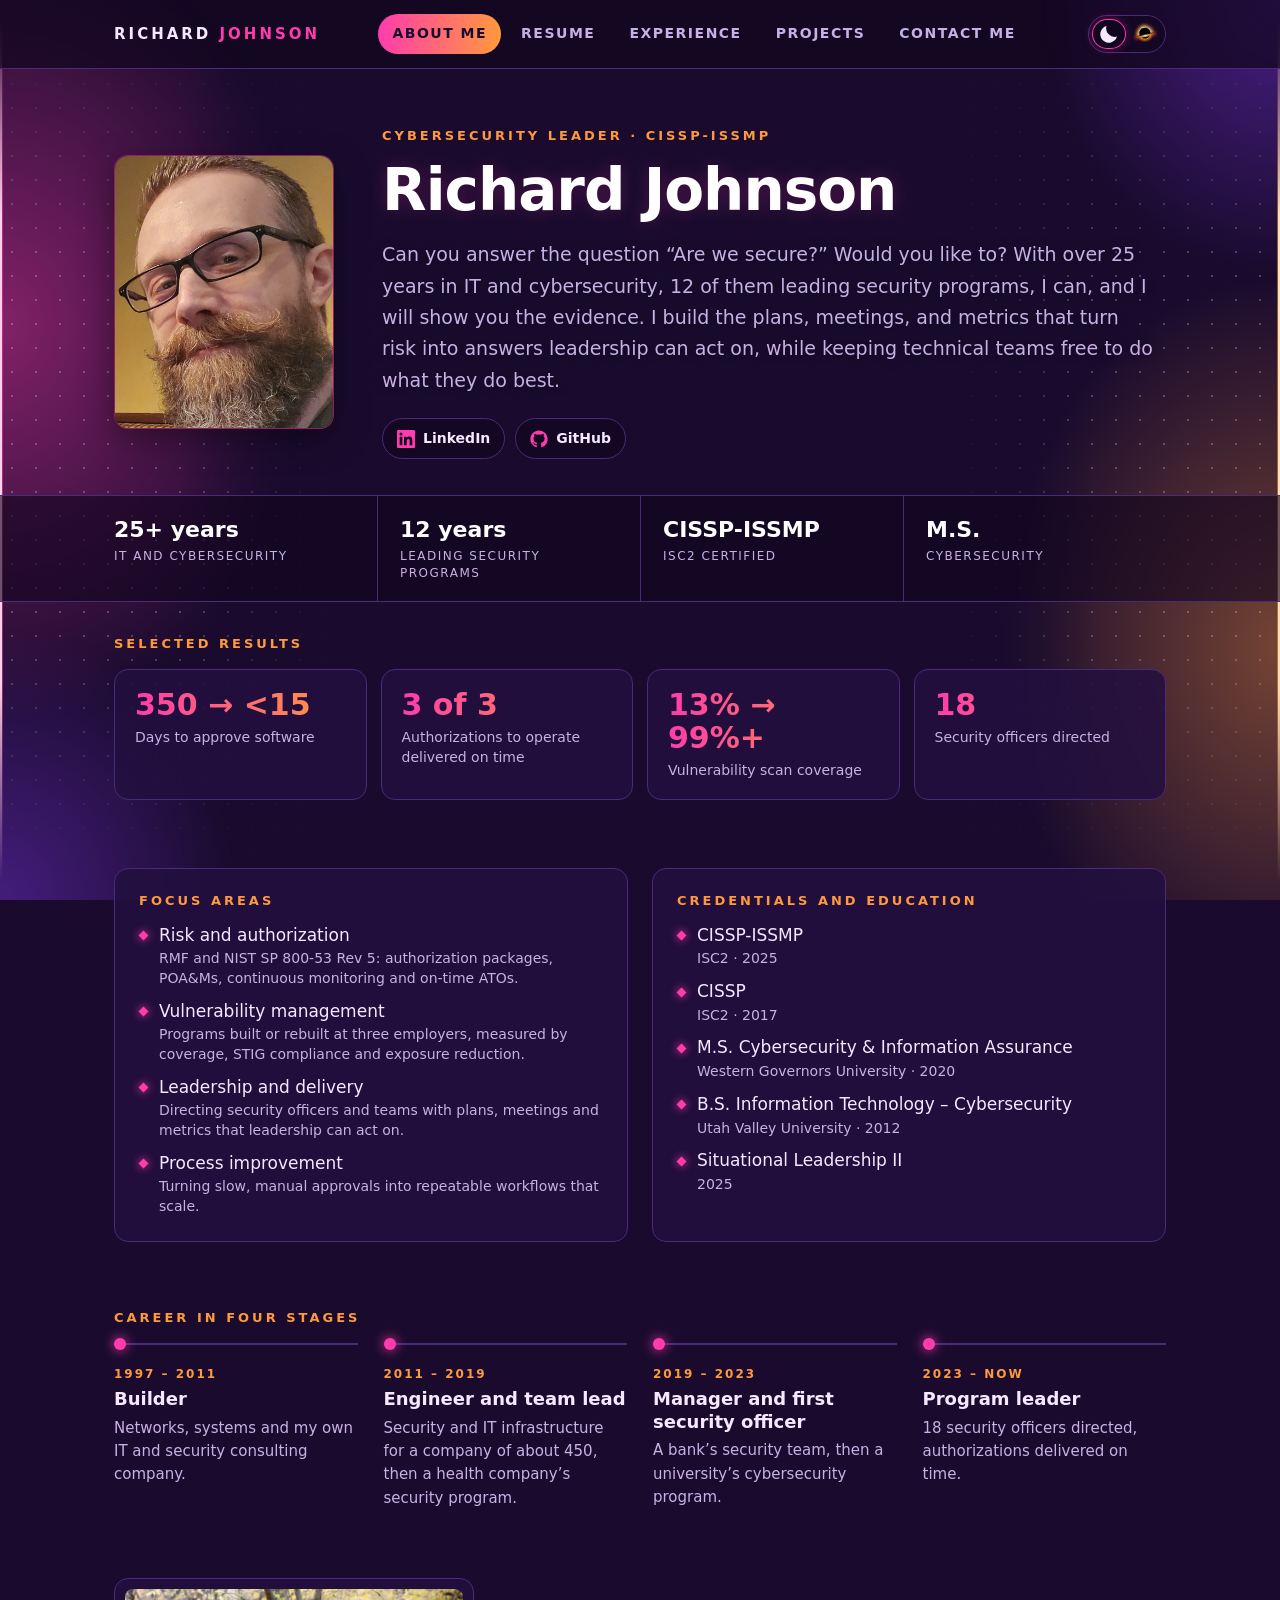
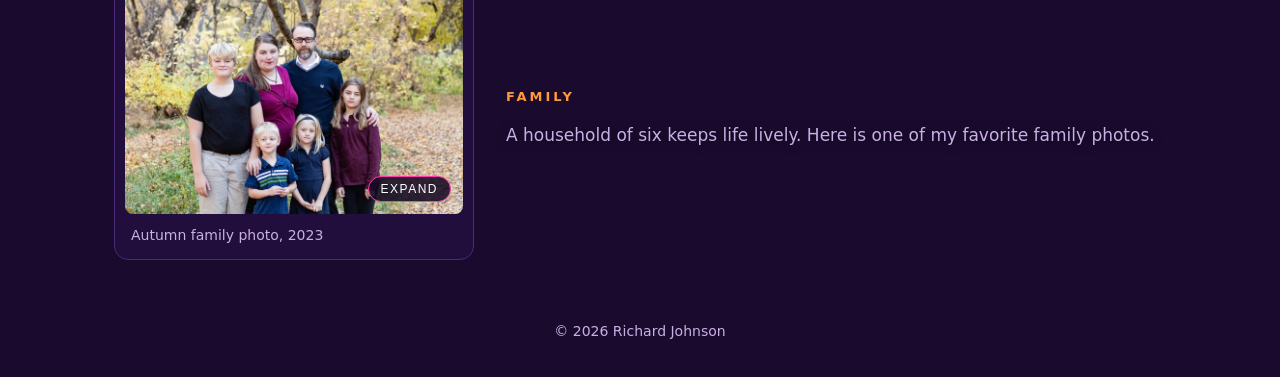
<file: site/index.html>
<!doctype html>
<html lang="en">
<head>
<meta charset="utf-8">
<meta name="viewport" content="width=device-width,initial-scale=1">
<title>Richard Johnson | CISSP-ISSMP Cybersecurity Leader</title>
<meta name="description" content="CISSP-ISSMP cybersecurity leader with 25+ years in IT and security: risk and compliance, authorization (RMF/ATO), vulnerability management and process improvement.">
<meta name="robots" content="index,follow,max-image-preview:large">
<link rel="canonical" href="https://www.utsec.net/">
<meta property="og:type" content="website">
<meta property="og:site_name" content="Richard Johnson">
<meta property="og:title" content="Richard Johnson | CISSP-ISSMP Cybersecurity Leader">
<meta property="og:description" content="CISSP-ISSMP cybersecurity leader with 25+ years in IT and security: risk and compliance, authorization (RMF/ATO), vulnerability management and process improvement.">
<meta property="og:url" content="https://www.utsec.net/">
<meta property="og:image" content="https://www.utsec.net/assets/img/og-card.jpg">
<meta property="og:image:width" content="1200">
<meta property="og:image:height" content="630">
<meta property="og:image:alt" content="Richard Johnson, cybersecurity leader, with a neon sunset graphic and the address www.utsec.net">
<meta name="twitter:card" content="summary_large_image">
<meta name="twitter:title" content="Richard Johnson | CISSP-ISSMP Cybersecurity Leader">
<meta name="twitter:description" content="CISSP-ISSMP cybersecurity leader with 25+ years in IT and security: risk and compliance, authorization (RMF/ATO), vulnerability management and process improvement.">
<meta name="twitter:image" content="https://www.utsec.net/assets/img/og-card.jpg">
<script type="application/ld+json">
{
 "@context": "https://schema.org",
 "@graph": [
  {
   "@type": "WebSite",
   "@id": "https://www.utsec.net/#website",
   "url": "https://www.utsec.net/",
   "name": "Richard Johnson",
   "inLanguage": "en-US",
   "publisher": {
    "@id": "https://www.utsec.net/#person"
   }
  },
  {
   "@type": "ProfilePage",
   "@id": "https://www.utsec.net/#profile",
   "url": "https://www.utsec.net/",
   "name": "Richard Johnson | CISSP-ISSMP Cybersecurity Leader",
   "inLanguage": "en-US",
   "isPartOf": {
    "@id": "https://www.utsec.net/#website"
   },
   "mainEntity": {
    "@id": "https://www.utsec.net/#person"
   }
  },
  {
   "@type": "Person",
   "@id": "https://www.utsec.net/#person",
   "name": "Richard Johnson",
   "jobTitle": "Cybersecurity Leader",
   "description": "CISSP-ISSMP cybersecurity leader with 25+ years in IT and security: risk and compliance, authorization (RMF/ATO), vulnerability management and process improvement.",
   "url": "https://www.utsec.net/",
   "image": "https://www.utsec.net/assets/img/portrait.jpg",
   "sameAs": [
    "https://www.linkedin.com/in/utsecnet",
    "https://github.com/utsecnet"
   ],
   "alumniOf": [
    {
     "@type": "CollegeOrUniversity",
     "name": "Western Governors University"
    },
    {
     "@type": "CollegeOrUniversity",
     "name": "Utah Valley University"
    }
   ],
   "hasCredential": [
    {
     "@type": "EducationalOccupationalCredential",
     "name": "CISSP-ISSMP",
     "credentialCategory": "certification",
     "recognizedBy": {
      "@type": "Organization",
      "name": "ISC2"
     }
    },
    {
     "@type": "EducationalOccupationalCredential",
     "name": "CISSP",
     "credentialCategory": "certification",
     "recognizedBy": {
      "@type": "Organization",
      "name": "ISC2"
     }
    }
   ],
   "knowsAbout": [
    "Cybersecurity",
    "Risk management",
    "Vulnerability management",
    "Risk Management Framework and authorization to operate",
    "Compliance and audit",
    "Security program management",
    "Identity and privileged access management"
   ]
  }
 ]
}
</script>
<meta name="theme-color" content="#1a0b2e">
<link rel="icon" href="favicon.ico" sizes="48x48">
<link rel="icon" href="icon.svg" type="image/svg+xml" sizes="any">
<link rel="apple-touch-icon" href="apple-touch-icon.png">
<link rel="stylesheet" href="assets/css/style.css">
<link rel="stylesheet" href="assets/css/backgrounds.css">
<link rel="stylesheet" href="assets/css/home.css">
<script src="assets/js/theme.js"></script>
<script src="assets/js/bg.js"></script>
</head>
<body class="home hm hm-b">
<div class="bg" aria-hidden="true"><i class="sun"></i><i class="floor"></i><i class="hz"></i></div>
<a class="skip" href="#main">Skip to content</a>
<header class="site"><div class="wrap">
  <a class="brand" href="index.html">Richard <i>Johnson</i></a>
  <button class="menu-btn" type="button" aria-expanded="false" aria-controls="site-nav">Menu</button>
  <nav class="main" id="site-nav" aria-label="Main"><ul>
    <li><a href="index.html" aria-current="page">About Me</a></li>
    <li><a href="resume.html">Resume</a></li>
    <li><a href="experience.html">Experience</a></li>
    <li><a href="projects.html">Projects</a></li>
    <li><a href="contact.html">Contact Me</a></li>
  </ul></nav>
  <div class="theme" role="group" aria-label="Color theme"><button type="button" data-theme="dark" aria-pressed="true" aria-label="Dark theme" title="Dark"><svg viewBox="0 0 24 24" aria-hidden="true" focusable="false"><path d="M20 14.5A8.5 8.5 0 0 1 9.5 4 8.5 8.5 0 1 0 20 14.5z" fill="currentColor"/></svg></button><button type="button" data-theme="darker" aria-pressed="false" aria-label="Darker theme (black hole)" title="Darker"><svg viewBox="0 0 24 24" aria-hidden="true" focusable="false"><defs><linearGradient id="g7d" x1="0" x2="1" y1="0" y2="0"><stop offset="0" stop-color="#ff6a1a" stop-opacity="0"/><stop offset=".2" stop-color="#ff6a1a" stop-opacity=".8"/><stop offset=".38" stop-color="#ffc23a"/><stop offset=".5" stop-color="#fffbe8"/><stop offset=".62" stop-color="#ffc23a"/><stop offset=".8" stop-color="#ff6a1a" stop-opacity=".8"/><stop offset="1" stop-color="#ff6a1a" stop-opacity="0"/></linearGradient><filter id="g7b" x="-30%" y="-80%" width="160%" height="260%"><feGaussianBlur stdDeviation="1.4"/></filter><filter id="g7s" x="-20%" y="-40%" width="140%" height="180%"><feGaussianBlur stdDeviation=".45"/></filter></defs><g transform="rotate(-12 12 12)"><ellipse cx="12" cy="13.7" rx="11.8" ry="2.6" fill="#ff6a1a" opacity=".5" filter="url(#g7b)"/><g filter="url(#g7s)"><path d="M1.15 12.49A10.9 10.9 0 1 1 22.85 12.49" fill="none" stroke="#ff6a1a" stroke-width=".75" opacity=".06"/><path d="M1.65 12.44A10.4 10.4 0 1 1 22.35 12.44" fill="none" stroke="#ff771f" stroke-width=".75" opacity=".08"/><path d="M2.15 12.39A9.9 9.9 0 1 1 21.85 12.39" fill="none" stroke="#ff8423" stroke-width=".75" opacity=".12"/><path d="M2.65 12.34A9.4 9.4 0 1 1 21.35 12.34" fill="none" stroke="#ff9128" stroke-width=".75" opacity=".18"/><path d="M3.14 12.29A8.9 8.9 0 1 1 20.86 12.29" fill="none" stroke="#ff9e2d" stroke-width=".75" opacity=".25"/><path d="M3.64 12.24A8.4 8.4 0 1 1 20.36 12.24" fill="none" stroke="#ffac32" stroke-width=".75" opacity=".34"/><path d="M4.14 12.19A7.9 7.9 0 1 1 19.86 12.19" fill="none" stroke="#ffb937" stroke-width=".75" opacity=".44"/><path d="M4.64 12.14A7.4 7.4 0 1 1 19.36 12.14" fill="none" stroke="#ffc84b" stroke-width=".75" opacity=".55"/><path d="M5.13 12.09A6.9 6.9 0 1 1 18.87 12.09" fill="none" stroke="#ffd980" stroke-width=".75" opacity=".68"/><path d="M5.63 12.04A6.4 6.4 0 1 1 18.37 12.04" fill="none" stroke="#ffeab4" stroke-width=".75" opacity=".81"/><path d="M6.13 11.99A5.9 5.9 0 1 1 17.87 11.99" fill="none" stroke="#fffbe8" stroke-width=".75" opacity=".96"/></g><circle cx="12" cy="11.4" r="5.6" fill="#000"/><path d="M16.89 14.96A6.05 6.05 0 0 1 7.11 14.96" fill="none" stroke="#ffc23a" stroke-width=".9" stroke-linecap="round" opacity=".9"/><path d="M17.58 15.46A6.9 6.9 0 0 1 6.42 15.46" fill="none" stroke="#ff6a1a" stroke-width="1.2" stroke-linecap="round" opacity=".5"/><path d="M18.31 15.98A7.8 7.8 0 0 1 5.69 15.98" fill="none" stroke="#ff6a1a" stroke-width="1.6" stroke-linecap="round" opacity=".22"/><path d="M.2 13.7Q12 11.66 23.8 13.7Q12 15.74 .2 13.7Z" fill="url(#g7d)" filter="url(#g7s)"/><path d="M4.68 13.7L19.32 13.7" stroke="#fffbe8" stroke-width=".9" stroke-linecap="round" opacity=".95" filter="url(#g7s)"/></g></svg></button></div>
</div></header>

<main id="main">
  <section class="hm-hero"><div class="wrap">
    <div class="frame"><img src="assets/img/portrait.jpg" width="420" height="498" alt="Portrait of Richard Johnson"></div>
    <div>
      <div class="eyebrow">Cybersecurity Leader · CISSP-ISSMP</div>
      <h1>Richard Johnson</h1>
      <p class="lede hm-lede">Can you answer the question “Are we secure?” Would you like to? With over 25 years in IT and cybersecurity, 12 of them leading security programs, I can, and I will show you the evidence. I build the plans, meetings, and metrics that turn risk into answers leadership can act on, while keeping technical teams free to do what they do best.</p>
      <div class="hm-links-row"><ul class="hm-links"><li><a href="https://www.linkedin.com/in/utsecnet" target="_blank" rel="noopener noreferrer" aria-label="LinkedIn (opens in a new tab)"><svg viewBox="0 0 24 24" aria-hidden="true" focusable="false"><path fill="currentColor" d="M20.45 20.45h-3.56v-5.57c0-1.33-.03-3.04-1.85-3.04-1.86 0-2.14 1.45-2.14 2.94v5.67H9.35V9h3.41v1.56h.05c.48-.9 1.64-1.85 3.37-1.85 3.6 0 4.27 2.37 4.27 5.46v6.28zM5.34 7.43a2.06 2.06 0 1 1 0-4.12 2.06 2.06 0 0 1 0 4.12zM7.12 20.45H3.56V9h3.56v11.45zM22.22 0H1.77C.79 0 0 .77 0 1.73v20.54C0 23.23.79 24 1.77 24h20.45c.98 0 1.78-.77 1.78-1.73V1.73C24 .77 23.2 0 22.22 0z"/></svg> LinkedIn</a></li><li><a href="https://github.com/utsecnet" target="_blank" rel="noopener noreferrer" aria-label="GitHub (opens in a new tab)"><svg viewBox="0 0 24 24" aria-hidden="true" focusable="false"><path fill="currentColor" d="M12 .5C5.65.5.5 5.65.5 12c0 5.08 3.29 9.39 7.86 10.91.58.1.79-.25.79-.56v-2c-3.2.7-3.88-1.54-3.88-1.54-.52-1.33-1.28-1.69-1.28-1.69-1.05-.71.08-.7.08-.7 1.16.08 1.77 1.19 1.77 1.19 1.03 1.77 2.7 1.26 3.36.96.1-.75.4-1.26.73-1.55-2.55-.29-5.24-1.28-5.24-5.69 0-1.26.45-2.28 1.19-3.09-.12-.29-.52-1.46.11-3.05 0 0 .97-.31 3.17 1.18a11 11 0 0 1 5.78 0c2.2-1.49 3.17-1.18 3.17-1.18.63 1.59.23 2.76.11 3.05.74.81 1.19 1.83 1.19 3.09 0 4.42-2.69 5.39-5.25 5.68.41.36.78 1.06.78 2.14v3.17c0 .31.21.67.8.56A11.51 11.51 0 0 0 23.5 12C23.5 5.65 18.35.5 12 .5z"/></svg> GitHub</a></li></ul></div>
    </div>
  </div></section>

  <div class="hm-band"><div class="wrap"><div><b>25+ years</b><span>IT and cybersecurity</span></div><div><b>12 years</b><span>Leading security programs</span></div><div><b>CISSP-ISSMP</b><span>ISC2 certified</span></div><div><b>M.S.</b><span>Cybersecurity</span></div></div></div>

  <section aria-labelledby="h-res"><div class="wrap">
    <h2 class="hm-h" id="h-res">Selected results</h2>
    <div class="hm-stats s4"><div class="card hm-stat"><b>350 → &lt;15</b><span>Days to approve software</span></div><div class="card hm-stat"><b>3 of 3</b><span>Authorizations to operate delivered on time</span></div><div class="card hm-stat"><b>13% → 99%+</b><span>Vulnerability scan coverage</span></div><div class="card hm-stat"><b>18</b><span>Security officers directed</span></div></div>
  </div></section>

  <section><div class="wrap hm-two">
    <div class="card" role="group" aria-labelledby="h-foc">
      <h2 class="hm-h" id="h-foc">Focus areas</h2>
      <ul class="hm-list"><li>Risk and authorization<small>RMF and NIST SP 800-53 Rev 5: authorization packages, POA&amp;Ms, continuous monitoring and on-time ATOs.</small></li><li>Vulnerability management<small>Programs built or rebuilt at three employers, measured by coverage, STIG compliance and exposure reduction.</small></li><li>Leadership and delivery<small>Directing security officers and teams with plans, meetings and metrics that leadership can act on.</small></li><li>Process improvement<small>Turning slow, manual approvals into repeatable workflows that scale.</small></li></ul>
    </div>
    <div class="card" role="group" aria-labelledby="h-cred">
      <h2 class="hm-h" id="h-cred">Credentials and education</h2>
      <ul class="hm-list"><li>CISSP-ISSMP<small>ISC2 · 2025</small></li><li>CISSP<small>ISC2 · 2017</small></li><li>M.S. Cybersecurity &amp; Information Assurance<small>Western Governors University · 2020</small></li><li>B.S. Information Technology – Cybersecurity<small>Utah Valley University · 2012</small></li><li>Situational Leadership II<small>2025</small></li></ul>
    </div>
  </div></section>

  <section aria-labelledby="h-car"><div class="wrap">
    <h2 class="hm-h" id="h-car">Career in four stages</h2>
    <ol class="hm-steps"><li><span class="hm-yr">1997 – 2011</span><b>Builder</b><p>Networks, systems and my own IT and security consulting company.</p></li><li><span class="hm-yr">2011 – 2019</span><b>Engineer and team lead</b><p>Security and IT infrastructure for a company of about 450, then a health company’s security program.</p></li><li><span class="hm-yr">2019 – 2023</span><b>Manager and first security officer</b><p>A bank’s security team, then a university’s cybersecurity program.</p></li><li><span class="hm-yr">2023 – now</span><b>Program leader</b><p>18 security officers directed, authorizations delivered on time.</p></li></ol>
  </div></section>

  <section aria-labelledby="h-fam"><div class="wrap hm-family">
    <figure class="card photo-card hm-photo"><button class="zoom" type="button" aria-label="Expand family photo"><img src="assets/img/family-outdoor.webp" width="1400" height="933" loading="lazy" alt="The family standing together outdoors among yellow autumn leaves"></button><figcaption>Autumn family photo, 2023</figcaption></figure>
    <div>
      <h2 class="hm-h" id="h-fam">Family</h2>
      <p class="hm-lede">A household of six keeps life lively. Here is one of my favorite family photos.</p>
    </div>
    <dialog class="lightbox" id="lightbox" aria-label="Family photo, expanded"><img alt=""><button class="x" type="button" aria-label="Close">Close ✕</button></dialog>
  </div></section>
</main>

<footer class="site"><div class="wrap"><span>© <span id="yr">2026</span> Richard Johnson</span></div></footer>
<script src="assets/js/main.js"></script>
<script src="assets/js/lightbox.js"></script>
</body>
</html>
</file>
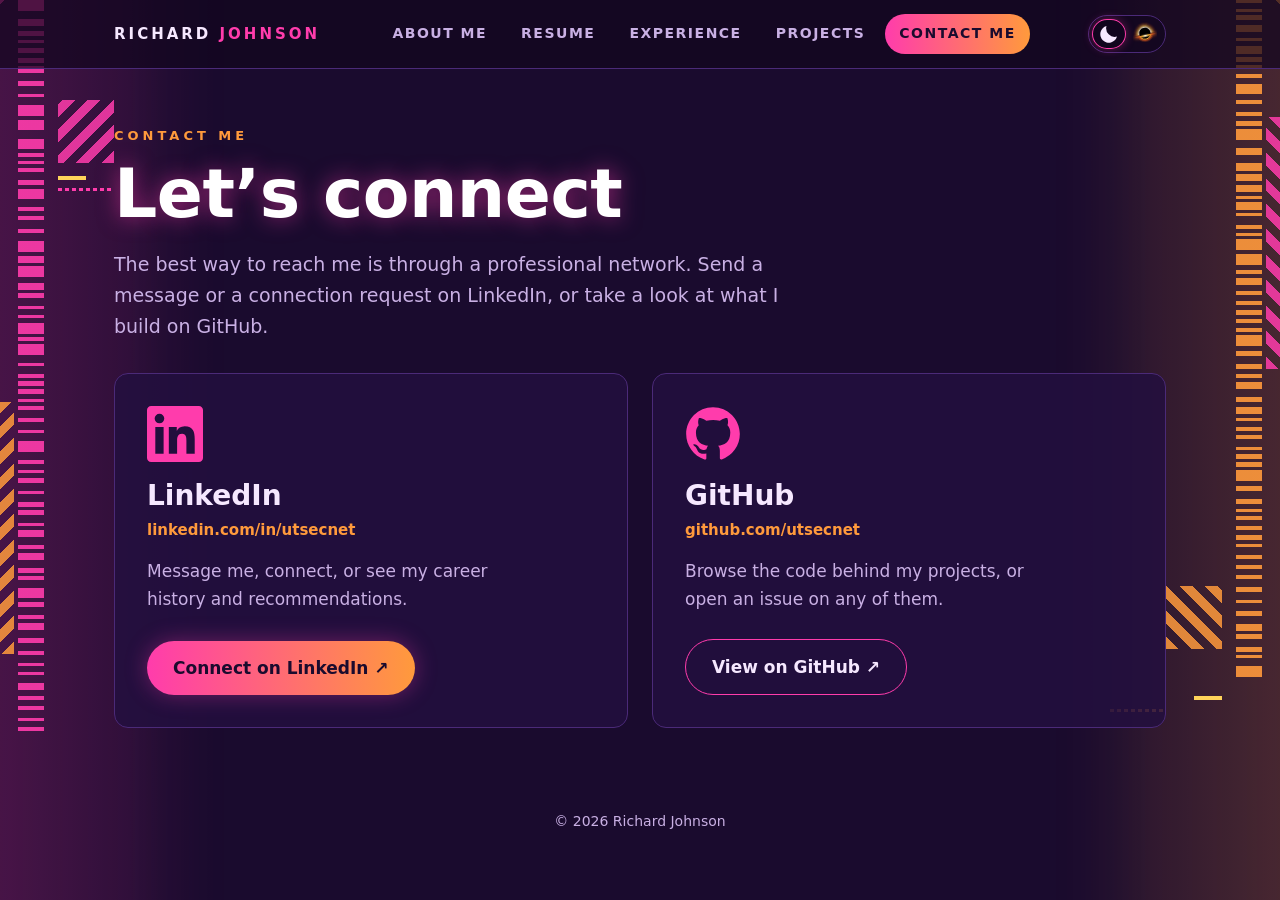
<file: site/contact.html>
<!doctype html>
<html lang="en">
<head>
<meta charset="utf-8">
<meta name="viewport" content="width=device-width,initial-scale=1">
<title>Contact | Richard Johnson, Cybersecurity Leader</title>
<meta name="description" content="Connect with Richard Johnson, a CISSP-ISSMP cybersecurity leader, on LinkedIn or GitHub.">
<meta name="robots" content="index,follow,max-image-preview:large">
<link rel="canonical" href="https://www.utsec.net/contact">
<meta property="og:type" content="website">
<meta property="og:site_name" content="Richard Johnson">
<meta property="og:title" content="Contact | Richard Johnson, Cybersecurity Leader">
<meta property="og:description" content="Connect with Richard Johnson, a CISSP-ISSMP cybersecurity leader, on LinkedIn or GitHub.">
<meta property="og:url" content="https://www.utsec.net/contact">
<meta property="og:image" content="https://www.utsec.net/assets/img/og-card.jpg">
<meta property="og:image:width" content="1200">
<meta property="og:image:height" content="630">
<meta property="og:image:alt" content="Richard Johnson, cybersecurity leader, with a neon sunset graphic and the address www.utsec.net">
<meta name="twitter:card" content="summary_large_image">
<meta name="twitter:title" content="Contact | Richard Johnson, Cybersecurity Leader">
<meta name="twitter:description" content="Connect with Richard Johnson, a CISSP-ISSMP cybersecurity leader, on LinkedIn or GitHub.">
<meta name="twitter:image" content="https://www.utsec.net/assets/img/og-card.jpg">
<meta name="theme-color" content="#1a0b2e">
<link rel="icon" href="favicon.ico" sizes="48x48">
<link rel="icon" href="icon.svg" type="image/svg+xml" sizes="any">
<link rel="apple-touch-icon" href="apple-touch-icon.png">
<link rel="stylesheet" href="assets/css/style.css">
<link rel="stylesheet" href="assets/css/backgrounds.css">
<script src="assets/js/theme.js"></script>
<script src="assets/js/bg.js"></script>
</head>
<body>
<div class="bg" aria-hidden="true"><i class="sun"></i><i class="floor"></i><i class="hz"></i></div>
<a class="skip" href="#main">Skip to content</a>
<header class="site"><div class="wrap">
  <a class="brand" href="index.html">Richard <i>Johnson</i></a>
  <button class="menu-btn" type="button" aria-expanded="false" aria-controls="site-nav">Menu</button>
  <nav class="main" id="site-nav" aria-label="Main"><ul>
    <li><a href="index.html">About Me</a></li>
    <li><a href="resume.html">Resume</a></li>
    <li><a href="experience.html">Experience</a></li>
    <li><a href="projects.html">Projects</a></li>
    <li><a href="contact.html" aria-current="page">Contact Me</a></li>
  </ul></nav>
  <div class="theme" role="group" aria-label="Color theme"><button type="button" data-theme="dark" aria-pressed="true" aria-label="Dark theme" title="Dark"><svg viewBox="0 0 24 24" aria-hidden="true" focusable="false"><path d="M20 14.5A8.5 8.5 0 0 1 9.5 4 8.5 8.5 0 1 0 20 14.5z" fill="currentColor"/></svg></button><button type="button" data-theme="darker" aria-pressed="false" aria-label="Darker theme (black hole)" title="Darker"><svg viewBox="0 0 24 24" aria-hidden="true" focusable="false"><defs><linearGradient id="g7d" x1="0" x2="1" y1="0" y2="0"><stop offset="0" stop-color="#ff6a1a" stop-opacity="0"/><stop offset=".2" stop-color="#ff6a1a" stop-opacity=".8"/><stop offset=".38" stop-color="#ffc23a"/><stop offset=".5" stop-color="#fffbe8"/><stop offset=".62" stop-color="#ffc23a"/><stop offset=".8" stop-color="#ff6a1a" stop-opacity=".8"/><stop offset="1" stop-color="#ff6a1a" stop-opacity="0"/></linearGradient><filter id="g7b" x="-30%" y="-80%" width="160%" height="260%"><feGaussianBlur stdDeviation="1.4"/></filter><filter id="g7s" x="-20%" y="-40%" width="140%" height="180%"><feGaussianBlur stdDeviation=".45"/></filter></defs><g transform="rotate(-12 12 12)"><ellipse cx="12" cy="13.7" rx="11.8" ry="2.6" fill="#ff6a1a" opacity=".5" filter="url(#g7b)"/><g filter="url(#g7s)"><path d="M1.15 12.49A10.9 10.9 0 1 1 22.85 12.49" fill="none" stroke="#ff6a1a" stroke-width=".75" opacity=".06"/><path d="M1.65 12.44A10.4 10.4 0 1 1 22.35 12.44" fill="none" stroke="#ff771f" stroke-width=".75" opacity=".08"/><path d="M2.15 12.39A9.9 9.9 0 1 1 21.85 12.39" fill="none" stroke="#ff8423" stroke-width=".75" opacity=".12"/><path d="M2.65 12.34A9.4 9.4 0 1 1 21.35 12.34" fill="none" stroke="#ff9128" stroke-width=".75" opacity=".18"/><path d="M3.14 12.29A8.9 8.9 0 1 1 20.86 12.29" fill="none" stroke="#ff9e2d" stroke-width=".75" opacity=".25"/><path d="M3.64 12.24A8.4 8.4 0 1 1 20.36 12.24" fill="none" stroke="#ffac32" stroke-width=".75" opacity=".34"/><path d="M4.14 12.19A7.9 7.9 0 1 1 19.86 12.19" fill="none" stroke="#ffb937" stroke-width=".75" opacity=".44"/><path d="M4.64 12.14A7.4 7.4 0 1 1 19.36 12.14" fill="none" stroke="#ffc84b" stroke-width=".75" opacity=".55"/><path d="M5.13 12.09A6.9 6.9 0 1 1 18.87 12.09" fill="none" stroke="#ffd980" stroke-width=".75" opacity=".68"/><path d="M5.63 12.04A6.4 6.4 0 1 1 18.37 12.04" fill="none" stroke="#ffeab4" stroke-width=".75" opacity=".81"/><path d="M6.13 11.99A5.9 5.9 0 1 1 17.87 11.99" fill="none" stroke="#fffbe8" stroke-width=".75" opacity=".96"/></g><circle cx="12" cy="11.4" r="5.6" fill="#000"/><path d="M16.89 14.96A6.05 6.05 0 0 1 7.11 14.96" fill="none" stroke="#ffc23a" stroke-width=".9" stroke-linecap="round" opacity=".9"/><path d="M17.58 15.46A6.9 6.9 0 0 1 6.42 15.46" fill="none" stroke="#ff6a1a" stroke-width="1.2" stroke-linecap="round" opacity=".5"/><path d="M18.31 15.98A7.8 7.8 0 0 1 5.69 15.98" fill="none" stroke="#ff6a1a" stroke-width="1.6" stroke-linecap="round" opacity=".22"/><path d="M.2 13.7Q12 11.66 23.8 13.7Q12 15.74 .2 13.7Z" fill="url(#g7d)" filter="url(#g7s)"/><path d="M4.68 13.7L19.32 13.7" stroke="#fffbe8" stroke-width=".9" stroke-linecap="round" opacity=".95" filter="url(#g7s)"/></g></svg></button></div>
</div></header>

<main id="main">
  <section class="contact-top"><div class="wrap">
    <div class="eyebrow">Contact Me</div>
    <h1>Let’s connect</h1>
    <p class="lede">The best way to reach me is through a professional network. Send a message or a connection request on LinkedIn, or take a look at what I build on GitHub.</p>
  </div></section>

  <section class="cx-sec"><div class="wrap cx-grid">
    <a class="card cx" href="https://www.linkedin.com/in/utsecnet" target="_blank" rel="noopener noreferrer" aria-label="LinkedIn, linkedin.com/in/utsecnet (opens in a new tab)">
      <svg class="cx-ico" viewBox="0 0 24 24" aria-hidden="true" focusable="false"><path fill="currentColor" d="M20.45 20.45h-3.56v-5.57c0-1.33-.03-3.04-1.85-3.04-1.86 0-2.14 1.45-2.14 2.94v5.67H9.35V9h3.41v1.56h.05c.48-.9 1.64-1.85 3.37-1.85 3.6 0 4.27 2.37 4.27 5.46v6.28zM5.34 7.43a2.06 2.06 0 1 1 0-4.12 2.06 2.06 0 0 1 0 4.12zM7.12 20.45H3.56V9h3.56v11.45zM22.22 0H1.77C.79 0 0 .77 0 1.73v20.54C0 23.23.79 24 1.77 24h20.45c.98 0 1.78-.77 1.78-1.73V1.73C24 .77 23.2 0 22.22 0z"/></svg>
      <span class="cx-name">LinkedIn</span>
      <span class="cx-handle">linkedin.com/in/utsecnet</span>
      <span class="cx-desc">Message me, connect, or see my career history and recommendations.</span>
      <span class="btn cx-go">Connect on LinkedIn <span aria-hidden="true">&#8599;</span></span>
    </a>
    <a class="card cx" href="https://github.com/utsecnet" target="_blank" rel="noopener noreferrer" aria-label="GitHub, github.com/utsecnet (opens in a new tab)">
      <svg class="cx-ico" viewBox="0 0 24 24" aria-hidden="true" focusable="false"><path fill="currentColor" d="M12 .5C5.65.5.5 5.65.5 12c0 5.08 3.29 9.39 7.86 10.91.58.1.79-.25.79-.56v-2c-3.2.7-3.88-1.54-3.88-1.54-.52-1.33-1.28-1.69-1.28-1.69-1.05-.71.08-.7.08-.7 1.16.08 1.77 1.19 1.77 1.19 1.03 1.77 2.7 1.26 3.36.96.1-.75.4-1.26.73-1.55-2.55-.29-5.24-1.28-5.24-5.69 0-1.26.45-2.28 1.19-3.09-.12-.29-.52-1.46.11-3.05 0 0 .97-.31 3.17 1.18a11 11 0 0 1 5.78 0c2.2-1.49 3.17-1.18 3.17-1.18.63 1.59.23 2.76.11 3.05.74.81 1.19 1.83 1.19 3.09 0 4.42-2.69 5.39-5.25 5.68.41.36.78 1.06.78 2.14v3.17c0 .31.21.67.8.56A11.51 11.51 0 0 0 23.5 12C23.5 5.65 18.35.5 12 .5z"/></svg>
      <span class="cx-name">GitHub</span>
      <span class="cx-handle">github.com/utsecnet</span>
      <span class="cx-desc">Browse the code behind my projects, or open an issue on any of them.</span>
      <span class="btn ghost cx-go">View on GitHub <span aria-hidden="true">&#8599;</span></span>
    </a>
  </div></section>
</main>

<footer class="site"><div class="wrap"><span>© <span id="yr">2026</span> Richard Johnson</span></div></footer>
<script src="assets/js/main.js"></script>
</body>
</html>
</file>
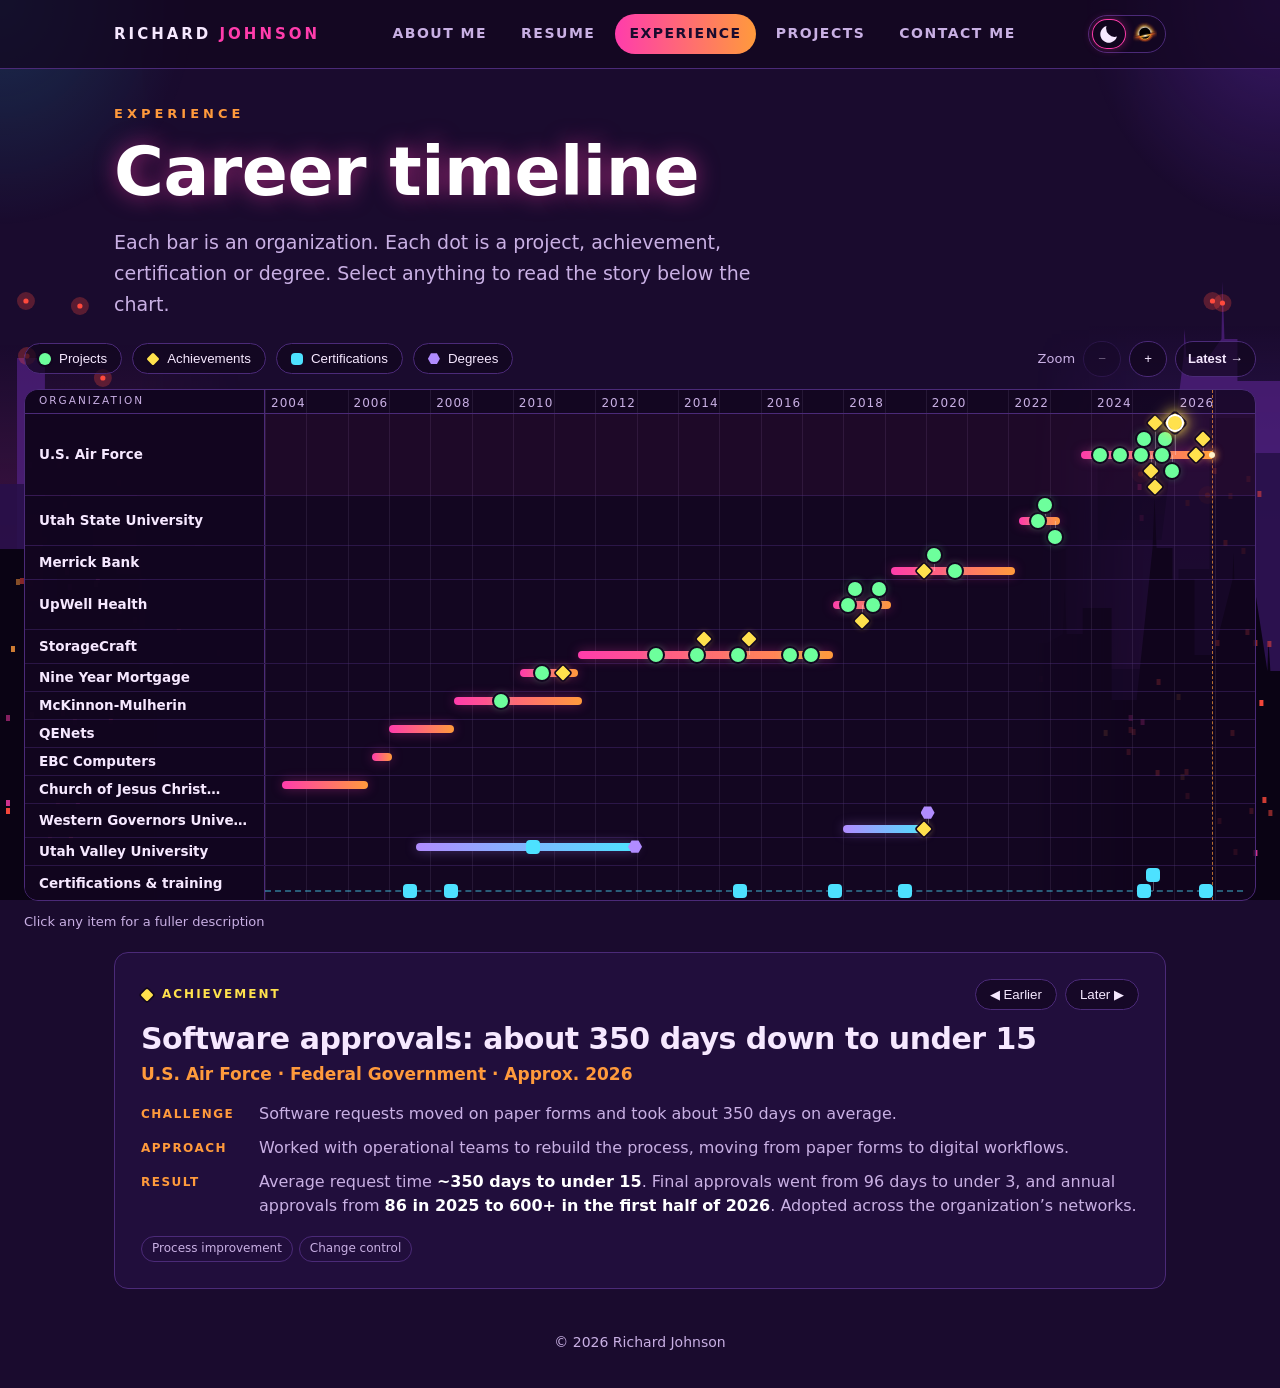
<file: site/experience.html>
<!doctype html>
<html lang="en">
<head>
<meta charset="utf-8">
<meta name="viewport" content="width=device-width,initial-scale=1">
<title>Cybersecurity Career Timeline | Richard Johnson</title>
<meta name="description" content="An interactive career timeline for Richard Johnson: cybersecurity roles, projects, achievements, certifications and degrees.">
<meta name="robots" content="index,follow,max-image-preview:large">
<link rel="canonical" href="https://www.utsec.net/experience">
<meta property="og:type" content="website">
<meta property="og:site_name" content="Richard Johnson">
<meta property="og:title" content="Cybersecurity Career Timeline | Richard Johnson">
<meta property="og:description" content="An interactive career timeline for Richard Johnson: cybersecurity roles, projects, achievements, certifications and degrees.">
<meta property="og:url" content="https://www.utsec.net/experience">
<meta property="og:image" content="https://www.utsec.net/assets/img/og-card.jpg">
<meta property="og:image:width" content="1200">
<meta property="og:image:height" content="630">
<meta property="og:image:alt" content="Richard Johnson, cybersecurity leader, with a neon sunset graphic and the address www.utsec.net">
<meta name="twitter:card" content="summary_large_image">
<meta name="twitter:title" content="Cybersecurity Career Timeline | Richard Johnson">
<meta name="twitter:description" content="An interactive career timeline for Richard Johnson: cybersecurity roles, projects, achievements, certifications and degrees.">
<meta name="twitter:image" content="https://www.utsec.net/assets/img/og-card.jpg">
<meta name="theme-color" content="#1a0b2e">
<link rel="icon" href="favicon.ico" sizes="48x48">
<link rel="icon" href="icon.svg" type="image/svg+xml" sizes="any">
<link rel="apple-touch-icon" href="apple-touch-icon.png">
<link rel="stylesheet" href="assets/css/style.css">
<link rel="stylesheet" href="assets/css/backgrounds.css">
<script src="assets/js/theme.js"></script>
<script src="assets/js/bg.js"></script>
</head>
<body>
<div class="bg" aria-hidden="true"><i class="sun"></i><i class="floor"></i><i class="hz"></i></div>
<a class="skip" href="#main">Skip to content</a>
<header class="site"><div class="wrap">
  <a class="brand" href="index.html">Richard <i>Johnson</i></a>
  <button class="menu-btn" type="button" aria-expanded="false" aria-controls="site-nav">Menu</button>
  <nav class="main" id="site-nav" aria-label="Main"><ul>
    <li><a href="index.html">About Me</a></li>
    <li><a href="resume.html">Resume</a></li>
    <li><a href="experience.html" aria-current="page">Experience</a></li>
    <li><a href="projects.html">Projects</a></li>
    <li><a href="contact.html">Contact Me</a></li>
  </ul></nav>
  <div class="theme" role="group" aria-label="Color theme"><button type="button" data-theme="dark" aria-pressed="true" aria-label="Dark theme" title="Dark"><svg viewBox="0 0 24 24" aria-hidden="true" focusable="false"><path d="M20 14.5A8.5 8.5 0 0 1 9.5 4 8.5 8.5 0 1 0 20 14.5z" fill="currentColor"/></svg></button><button type="button" data-theme="darker" aria-pressed="false" aria-label="Darker theme (black hole)" title="Darker"><svg viewBox="0 0 24 24" aria-hidden="true" focusable="false"><defs><linearGradient id="g7d" x1="0" x2="1" y1="0" y2="0"><stop offset="0" stop-color="#ff6a1a" stop-opacity="0"/><stop offset=".2" stop-color="#ff6a1a" stop-opacity=".8"/><stop offset=".38" stop-color="#ffc23a"/><stop offset=".5" stop-color="#fffbe8"/><stop offset=".62" stop-color="#ffc23a"/><stop offset=".8" stop-color="#ff6a1a" stop-opacity=".8"/><stop offset="1" stop-color="#ff6a1a" stop-opacity="0"/></linearGradient><filter id="g7b" x="-30%" y="-80%" width="160%" height="260%"><feGaussianBlur stdDeviation="1.4"/></filter><filter id="g7s" x="-20%" y="-40%" width="140%" height="180%"><feGaussianBlur stdDeviation=".45"/></filter></defs><g transform="rotate(-12 12 12)"><ellipse cx="12" cy="13.7" rx="11.8" ry="2.6" fill="#ff6a1a" opacity=".5" filter="url(#g7b)"/><g filter="url(#g7s)"><path d="M1.15 12.49A10.9 10.9 0 1 1 22.85 12.49" fill="none" stroke="#ff6a1a" stroke-width=".75" opacity=".06"/><path d="M1.65 12.44A10.4 10.4 0 1 1 22.35 12.44" fill="none" stroke="#ff771f" stroke-width=".75" opacity=".08"/><path d="M2.15 12.39A9.9 9.9 0 1 1 21.85 12.39" fill="none" stroke="#ff8423" stroke-width=".75" opacity=".12"/><path d="M2.65 12.34A9.4 9.4 0 1 1 21.35 12.34" fill="none" stroke="#ff9128" stroke-width=".75" opacity=".18"/><path d="M3.14 12.29A8.9 8.9 0 1 1 20.86 12.29" fill="none" stroke="#ff9e2d" stroke-width=".75" opacity=".25"/><path d="M3.64 12.24A8.4 8.4 0 1 1 20.36 12.24" fill="none" stroke="#ffac32" stroke-width=".75" opacity=".34"/><path d="M4.14 12.19A7.9 7.9 0 1 1 19.86 12.19" fill="none" stroke="#ffb937" stroke-width=".75" opacity=".44"/><path d="M4.64 12.14A7.4 7.4 0 1 1 19.36 12.14" fill="none" stroke="#ffc84b" stroke-width=".75" opacity=".55"/><path d="M5.13 12.09A6.9 6.9 0 1 1 18.87 12.09" fill="none" stroke="#ffd980" stroke-width=".75" opacity=".68"/><path d="M5.63 12.04A6.4 6.4 0 1 1 18.37 12.04" fill="none" stroke="#ffeab4" stroke-width=".75" opacity=".81"/><path d="M6.13 11.99A5.9 5.9 0 1 1 17.87 11.99" fill="none" stroke="#fffbe8" stroke-width=".75" opacity=".96"/></g><circle cx="12" cy="11.4" r="5.6" fill="#000"/><path d="M16.89 14.96A6.05 6.05 0 0 1 7.11 14.96" fill="none" stroke="#ffc23a" stroke-width=".9" stroke-linecap="round" opacity=".9"/><path d="M17.58 15.46A6.9 6.9 0 0 1 6.42 15.46" fill="none" stroke="#ff6a1a" stroke-width="1.2" stroke-linecap="round" opacity=".5"/><path d="M18.31 15.98A7.8 7.8 0 0 1 5.69 15.98" fill="none" stroke="#ff6a1a" stroke-width="1.6" stroke-linecap="round" opacity=".22"/><path d="M.2 13.7Q12 11.66 23.8 13.7Q12 15.74 .2 13.7Z" fill="url(#g7d)" filter="url(#g7s)"/><path d="M4.68 13.7L19.32 13.7" stroke="#fffbe8" stroke-width=".9" stroke-linecap="round" opacity=".95" filter="url(#g7s)"/></g></svg></button></div>
</div></header>

<main id="main">
  <section class="compact"><div class="wrap">
    <div class="eyebrow">Experience</div>
    <h1>Career timeline</h1>
    <p class="lede">Each bar is an organization. Each dot is a project, achievement, certification or degree. Select anything to read the story below the chart.</p>
  </div></section>

  <section class="compact2"><div class="wrap wide">
    <div class="tl-ctl" role="group" aria-label="Timeline filters and zoom">
      <button type="button" class="lg t-project" data-type="project" aria-pressed="true"><i class="shape"></i>Projects</button>
      <button type="button" class="lg t-achievement" data-type="achievement" aria-pressed="true"><i class="shape"></i>Achievements</button>
      <button type="button" class="lg t-cert" data-type="cert" aria-pressed="true"><i class="shape"></i>Certifications</button>
      <button type="button" class="lg t-degree" data-type="degree" aria-pressed="true"><i class="shape"></i>Degrees</button>
      <div class="zoom-grp"><span>Zoom</span>
        <button type="button" class="zb" id="tl-zout" aria-label="Zoom out">&minus;</button>
        <button type="button" class="zb" id="tl-zin" aria-label="Zoom in">+</button>
        <button type="button" class="zb txt" id="tl-latest">Latest &rarr;</button></div>
    </div>
    <div class="tl-scroll" id="tl-scroll" tabindex="0" role="region" aria-label="Career timeline (scrolls horizontally)"><div class="tl-inner" id="tl-inner"></div></div>
    <p class="tl-hint">Click any item for a fuller description</p>
  </div></section>

  <section class="compact2"><div class="wrap">
    <div class="card proj tl-pane" id="tl-pane" aria-live="polite"><noscript>Please enable JavaScript to explore the interactive timeline.</noscript></div>
  </div></section>
  <section class="ro-sec seo-static" aria-label="Text version"><div class="wrap">
<!-- static:start -->
<h2>Career timeline (text version)</h2>
<h3>U.S. Air Force: Information Systems Security Manager</h3>
<p class="meta">Oct 2023 – Present · Federal Government</p>
<p>I direct the work of 18 information system security officers across secure, isolated networks and give final review to every authorization artifact before it reaches senior leadership. I also serve as final decision authority on the Change Control Board and brief leadership on compliance posture, risk, vulnerability trends, and ATO status.</p>
<ul><li>Every authorization to operate delivered on time</li><li>Software approvals: 86 in 2025 to 600+ in the first half of 2026</li><li>Process work adopted across the organization’s networks</li></ul>
<ul><li><strong>Support of the Quarter award</strong> (Sep 2026): Turned a manual process into an **automated, one-step analysis**, eliminated substantial administrative overhead each evaluation cycle, and bridged the gap between technical vulnerabilities and executive risk decisions. Recognized with the **Support of the Quarter** award for technical innovation and customer-focused leadership.</li><li><strong>Certificate of Achievement for the NIST SP 800-53 Rev 5 transition</strong> (Jul 2026): The organization deployed critical capabilities **on schedule** while raising the system’s security posture to the latest federal standard. Recognized with a **Certificate of Achievement from the Department of the Air Force**.</li><li><strong>Software approvals: about 350 days down to under 15</strong> (2026): Average request time **~350 days to under 15**. Final approvals went from 96 days to under 3, and annual approvals from **86 in 2025 to 600+ in the first half of 2026**. Adopted across the organization’s networks.</li><li><strong>Container Security Plan</strong> (2025): Plan signed by the information security officer and **now in use**.</li><li><strong>New ATO for an isolated lab network</strong> (Oct 2025): ATO achieved **on time and under budget**.</li><li><strong>Quantitative risk scoring method</strong> (2025): In use across POA&amp;M workflows and **under consideration for organization-wide adoption**.</li><li><strong>Certificate of Achievement for security support of a test team</strong> (Jul 2025): The test team reached optimal efficiency **without compromising security**. Recognized with a **Certificate of Achievement from the Department of the Air Force**.</li><li><strong>Certificate of Achievement for a 30-day authorization sprint</strong> (Jul 2025): **All three ATO extension packages completed on time.** The POA&amp;M application improves transparency with stakeholders and lets teams share resources and work on vulnerability mitigation at the same time, supporting continuous improvement of the organization’s security posture. Recognized with a **Certificate of Achievement from the Department of the Air Force**.</li><li><strong>ATO delivered two months early for a major new lab</strong> (Jun 2025): ATO delivered in June 2025, **two months ahead of its August target**. The lab lets operational software be tested for vulnerabilities before it reaches the people who depend on it.</li><li><strong>Vulnerability Management Plan</strong> (Apr 2025): **33% reduction in vulnerability exposure.** The plan is being adopted across a multi-site directorate.</li><li><strong>NIST SP 800-53 Rev 5 migration</strong> (2025): **Finished ahead of schedule.** Leadership can see top risks and control compliance status at any time.</li><li><strong>Project management process at scale</strong> (2024): Now used by **1,500+ employees**, tracking 4 org-wide initiatives and 52 projects in the cybersecurity section.</li><li><strong>Hands-on training environment for new hires</strong> (2024): A training environment designed for **200 new hires and interns**, with a repeatable build and documentation process.</li></ul>
<h3>Utah State University: Information Security Officer</h3>
<p class="meta">Apr 2022 – Mar 2023 · Higher Education</p>
<p>Sole security officer for the university, working with 12+ teams across colleges and departments (Legal, Compliance, Audit, IT, Research) to build a program that met FISMA and the Utah Cybersecurity Affirmative Defense Act.</p>
<ul><li>Compliance raised from 44% to 85% in the first year</li><li>Custom GRC platform built in Jira</li><li>Led cyber risk and incident response</li></ul>
<ul><li><strong>University information security program</strong> (2023): Laid the groundwork to enable objective, measurable compliance audits and better collaboration and accountability between previously siloed departments. The program was not completed before I left.</li><li><strong>Red and purple team exercises</strong> (2022): Better-trained responders, improved detections, and documented procedures.</li><li><strong>Custom GRC platform in Jira</strong> (2022): Program compliance and risk metrics tracked in one place and reported to executive leadership.</li></ul>
<h3>Merrick Bank: Manager, Information Security</h3>
<p class="meta">Mar 2019 – Feb 2022 · FinTech</p>
<p>Managed a team of 8 senior security engineers at a top-20 Visa card issuer, covering vulnerability management, endpoint and cloud application controls, and access controls, within FDIC and PCI requirements.</p>
<ul><li>Vulnerability scanning coverage from 13% to 99%+</li><li>Remediation compliance from 13% to 95%+</li><li>Reporting for every audience, daily to board-level</li></ul>
<ul><li><strong>Reporting for every audience</strong> (2020): Cut the vulnerability project’s weekly stakeholder meeting from **2 hours to a few minutes** in Slack.</li><li><strong>Cloud application security controls</strong> (2020): New controls on **90%+ of endpoints** and improved protection of **100% of critical cloud applications**.</li><li><strong>Vulnerability management rebuilt from the ground up</strong> (2019): Within the first year: scanning coverage **13% to 99%+**, remediation compliance **13% to 95%+**, CIS benchmark compliance **35% to 75%**.</li></ul>
<h3>UpWell Health: Sr. Information Security Engineer (Team Lead)</h3>
<p class="meta">Oct 2017 – Feb 2019 · Healthcare</p>
<p>Led a team of 13 and built the company’s cybersecurity program on the NIST Cybersecurity Framework as a path to HIPAA and HITRUST compliance.</p>
<ul><li>Wrote all cyber and IT policies, standards, and procedures</li><li>Security training for 900+ employees</li><li>Designed a sensitive data environment for health and payment data</li></ul>
<ul><li><strong>Sensitive data environment</strong> (2018): A dedicated environment for health records and payment card information.</li><li><strong>In-person security training for 900+ employees</strong> (2018): Trained **900+ employees** and cut phishing and DLP incidents by nearly **50%**.</li><li><strong>First place in the HackWest SLC cyber wargames</strong> (2018): The company sponsored me to attend HackWest SLC, where my team took first place in the Cyber Security Wargames.</li><li><strong>Privileged access architecture</strong> (2018): A repeatable baseline of Group Policy templates and step-by-step walkthroughs (36 GPOs built just for PAWs) that gives IT teams a defense-in-depth model for administering domain controllers, servers, workstations, network equipment and cloud portals. I published it as an open-source repository.</li><li><strong>Security program on the NIST Cybersecurity Framework</strong> (2018): A complete security program and documentation set aligned to NIST CSF, HIPAA, and HITRUST.</li></ul>
<h3>StorageCraft: Sr. Information Security Engineer (Team Lead)</h3>
<p class="meta">Aug 2011 – Sep 2017 · Global Tech</p>
<p>Six years growing from systems and security administration into team lead. Built the security program that guided corporate IT’s network and systems architecture, and led the IT helpdesk team.</p>
<ul><li>Ground-up secure wired and wireless networks</li><li>Automated access control to cut tickets 40%+</li><li>Vulnerability management built around containers</li></ul>
<ul><li><strong>Vulnerability management built around containers</strong> (2017): Less downtime during patching and failovers.</li><li><strong>Secure Office 365 migration</strong> (2016): Cloud collaboration with device management, data loss prevention, and conditional access in place.</li><li><strong>Automated access control cut tickets by 40%+</strong> (2015): Ticket volume down by **over 40%**.</li><li><strong>IT Ops documentation repository</strong> (2015): A hierarchical documentation repository for StorageCraft’s global IT department that described and diagrammed every installed network service, the IT Ops infrastructure, and the roles and responsibilities of the IT team.</li><li><strong>DEF CON: the turn to full-time cybersecurity</strong> (Aug 2014): Attended DEF CON in August 2014 and came away certain that security was the work I wanted to do. I changed my career direction from general IT to cybersecurity full time, and my career has been in security ever since.</li><li><strong>Proactive monitoring and incident response</strong> (2014): Proactive monitoring and incident response across the company’s systems.</li><li><strong>Global secure network build</strong> (2013): A secure, global network linking every site, with authenticated, certificate-based access for staff and devices.</li></ul>
<h3>Nine Year Mortgage: Network Engineer / Security Administrator</h3>
<p class="meta">Mar 2010 – Jul 2011 · FinTech</p>
<p>Moved the company’s networks from reactive to fully automated and proactively monitored, using open source tools to cut cost and improve resilience.</p>
<ul><li>Saved over $125,000 in licensing and hardware</li><li>Designed the disaster recovery plan</li><li>Cut help desk requests by up to 75%</li></ul>
<ul><li><strong>Saved over $125,000 with open source</strong> (2011): More than **$125,000** saved in licensing and hardware costs.</li><li><strong>Disaster recovery plan and automated imaging</strong> (2010): Help desk requests reduced by **up to 75%** through automated workstation cloning.</li></ul>
<h3>McKinnon-Mulherin: Server Administrator</h3>
<p class="meta">Aug 2008 – Aug 2011 · Digital Marketing &amp; Documentation</p>
<p>Built, secured, and monitored the company’s Windows server roles and Linux-based security devices, and automated workstation and server maintenance to improve business continuity.</p>
<ul><li>Linux firewall, IPS/IDS, proxy, and DMZ</li><li>VPN to a client remote site</li><li>Automated server and workstation maintenance</li></ul>
<ul><li><strong>Linux-based network security stack</strong> (2009): Layered network protection for the company and a secured remote site.</li></ul>
<h3>Quality Engineered Networks: Network Administrator</h3>
<p class="meta">Jan 2007 – Jul 2008 · Tech</p>
<p>Remote and on-site administration for up to 20 customer networks and more than 300 user workstations, including Windows domain security and routing.</p>
<ul><li>Up to 20 customer networks</li><li>300+ user workstations</li><li>Windows domains and routing (RIPv2, EIGRP, OSPF)</li></ul>
<h3>EBC Computers: Depot Technician, Manager</h3>
<p class="meta">Aug 2006 – Jan 2007 · Tech</p>
<p>Managed the Orem branch and supervised eight network technicians providing customer PC repair, while building and configuring hundreds of Windows and Linux systems.</p>
<ul><li>Led a team of eight technicians</li><li>Branch hiring and daily accounting</li><li>Hundreds of custom systems built</li></ul>
<h3>The Church of Jesus Christ of Latter-day Saints: Full-Time Missionary, Fukuoka, Japan</h3>
<p class="meta">Jun 2004 – Jun 2006 · Volunteer Service</p>
<p>Two years of full-time volunteer service in Fukuoka, Japan, living and working in Japanese every day. I led weekly missionary training groups, taught English as a service to the community, and served the people around me in whatever way I could to help them see their purpose in life.</p>
<ul><li>Became fluent in Japanese</li><li>Led weekly missionary training groups</li><li>Taught English as a community service</li><li>Served the local community in Fukuoka</li></ul>
<h3>Western Governors University: M.S. Cybersecurity &amp; Information Assurance</h3>
<p class="meta">Jan 2018 – Dec 2019 · Higher Education</p>
<p>Master’s degree in Cybersecurity and Information Assurance, January 2018 to January 2020, finishing with a Capstone of Excellence award and a published paper.</p>
<ul><li><strong>M.S. Cybersecurity &amp; Information Assurance</strong> (Jan 2020): Master of Science in Cybersecurity and Information Assurance, Western Governors University.</li><li><strong>Capstone of Excellence and published paper</strong> (Dec 2019): Awarded the Capstone of Excellence for my vulnerability management research. The paper, “When the Vulnerability Management Program is Vulnerable,” is published in the university’s excellence archive.</li></ul>
<h3>Utah Valley University: B.S. Information Technology, Cybersecurity</h3>
<p class="meta">Sep 2007 – Dec 2012 · Higher Education</p>
<p>Bachelor’s degree in Information Technology with a cybersecurity focus and advanced coursework in networking and security, earned while working full time.</p>
<ul><li><strong>B.S. Information Technology, Cybersecurity</strong> (Dec 2012): Bachelor of Science in Information Technology with a cybersecurity focus, Utah Valley University.</li><li><strong>Certified Network Administrator (CNA)</strong> (2010): Certified Network Administrator, earned through Utah Valley University.</li></ul>
<h3>Certifications &amp; training: Credentials &amp; leadership training</h3>
<p class="meta">Professional</p>
<p>Industry certifications and leadership development programs.</p>
<ul><li><strong>Leading with Purpose Backed by Data</strong> (Oct 2026): Two-day leadership course from Technical Management Services. It pairs purpose-driven leadership (finding meaning in the work, writing a personal leadership statement, and connecting people’s values to the mission) with practical data skills for leaders: data literacy, preparing data for analysis, avoiding common analysis mistakes, data governance, choosing public-sector KPIs, data storytelling and visualization, and solving problems with data. It closes with a readiness assessment, strategies for building curiosity and continuous learning, and an action plan, using federal case studies including a VA wait-time improvement and the DAF Data Strategy.</li><li><strong>CISSP-ISSMP</strong> (Apr 2025): Information Systems Security Management Professional (ISC2), the management concentration of the CISSP, earned April 2025.</li><li><strong>Situational Leadership II (SLII)</strong> (2025): Situational Leadership II training, 2025.</li><li><strong>LDI and LDI+ Leadership Development</strong> (2019): Leadership Development Institute (LDI) and LDI+ Personal Leadership programs from AIM Utah, 2019 to 2022.</li><li><strong>CISSP</strong> (Oct 2017): Certified Information Systems Security Professional (ISC2), certified since 2017 and in good standing through the current cycle.</li><li><strong>Crucial Conversations &amp; Crucial Confrontations</strong> (2015): Coaching in Crucial Conversations and Crucial Confrontations, 2013 to 2015.</li><li><strong>CompTIA Network+</strong> (2008): CompTIA Network+ certification.</li><li><strong>CompTIA A+</strong> (2007): CompTIA A+ IT Technician and A+ Essentials certifications.</li></ul>
<!-- static:end -->
  </div></section>
</main>

<footer class="site"><div class="wrap"><span>© <span id="yr">2026</span> Richard Johnson</span></div></footer>
<script src="assets/js/main.js"></script>
<script src="assets/js/timeline-data.js"></script>
<script src="assets/js/timeline.js"></script>
</body>
</html>
</file>
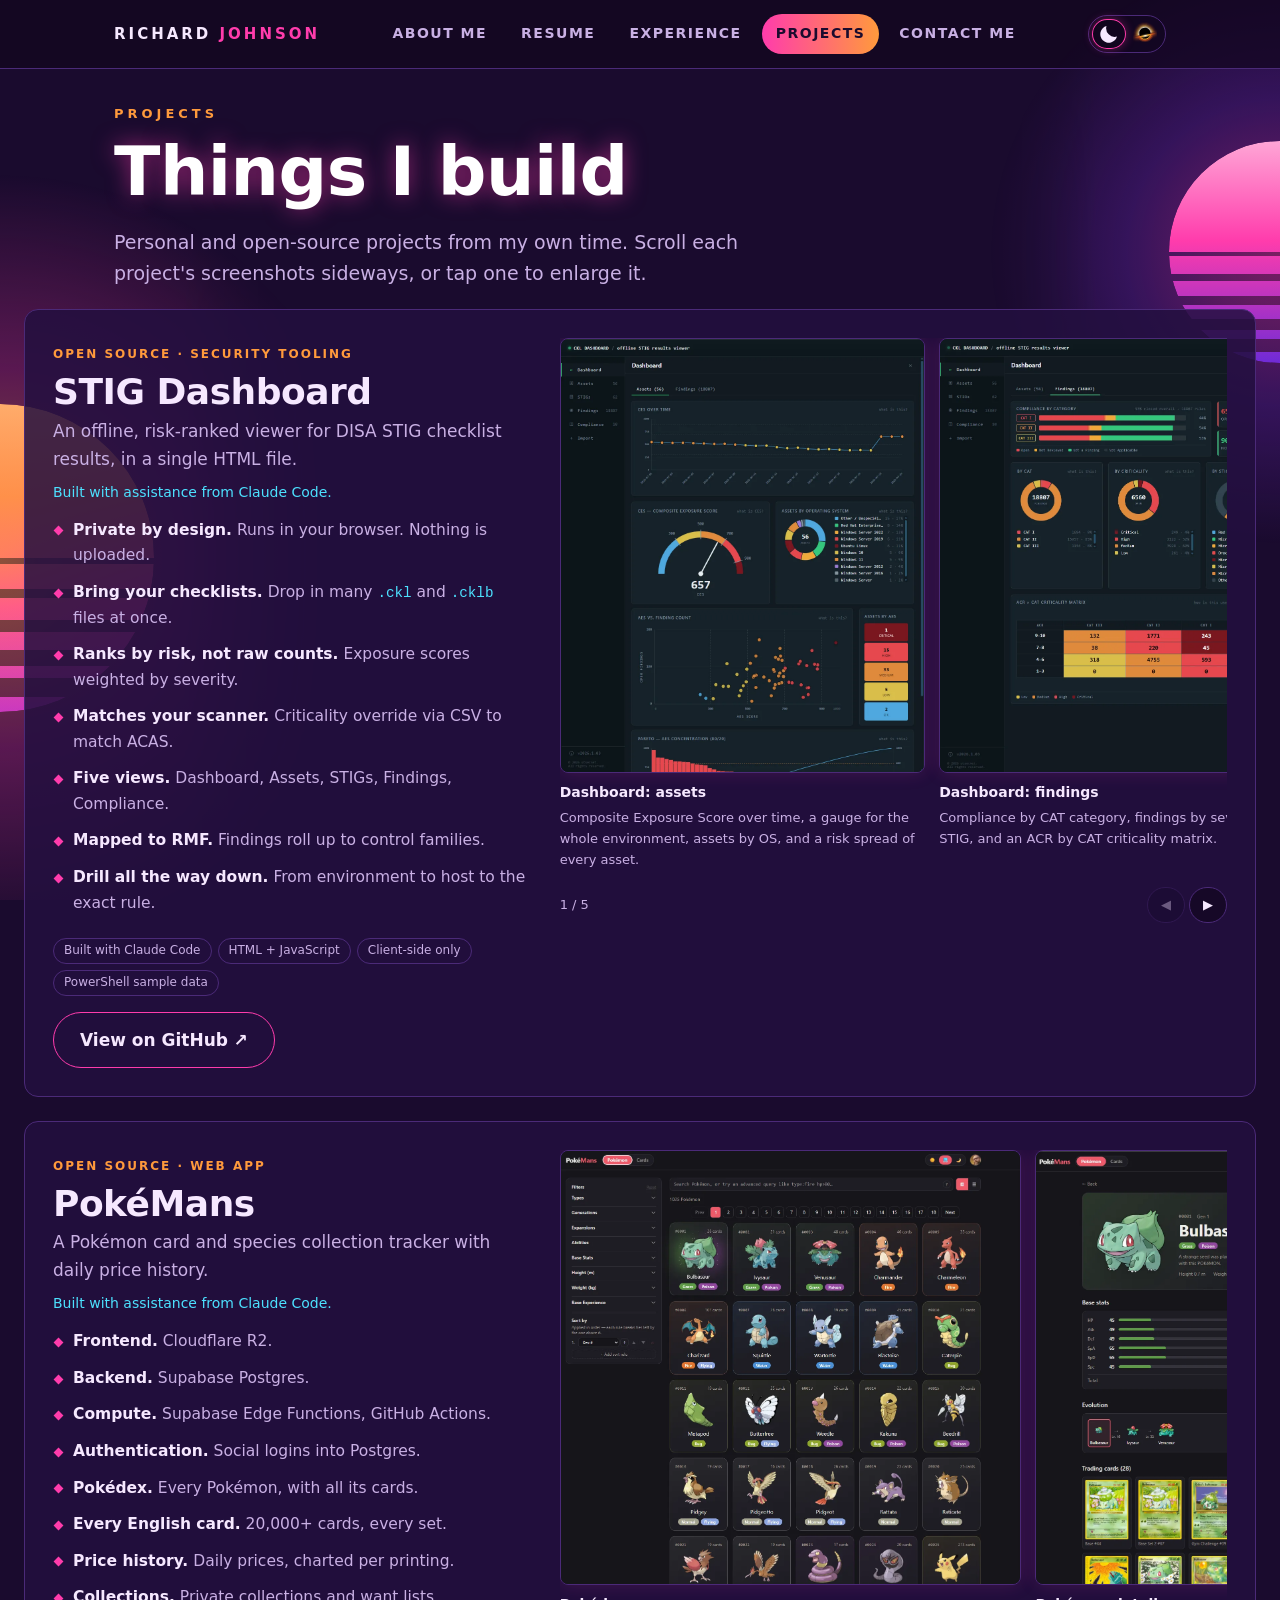
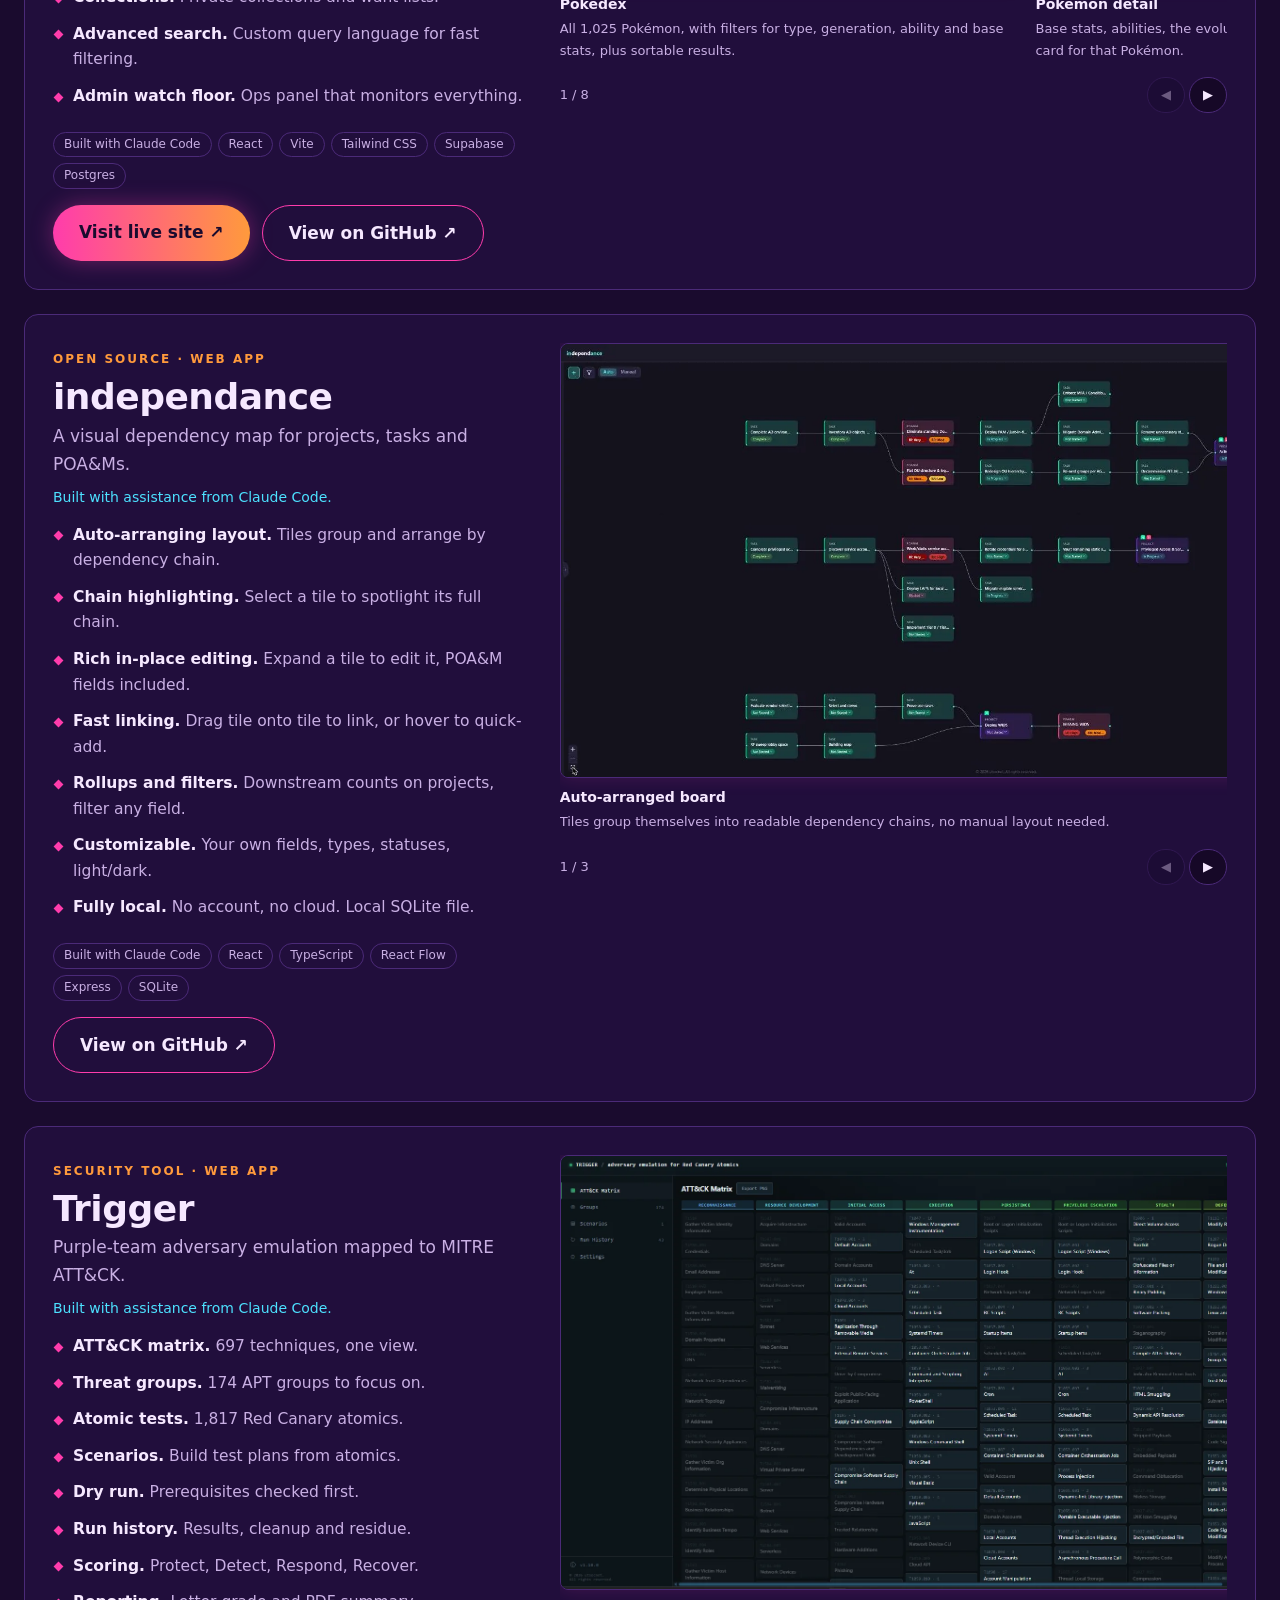
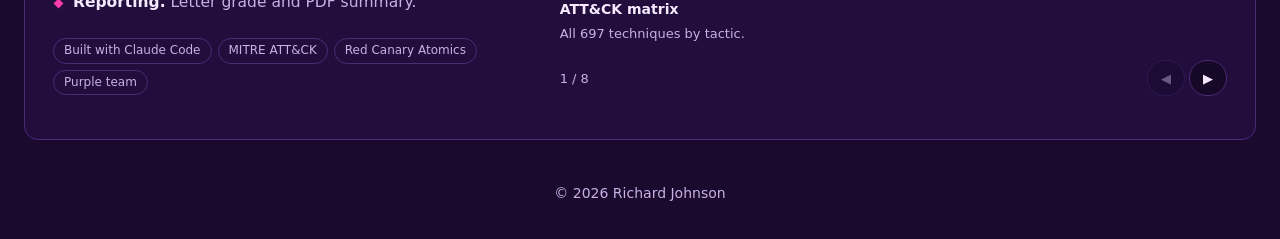
<file: site/projects.html>
<!doctype html>
<html lang="en">
<head>
<meta charset="utf-8">
<meta name="viewport" content="width=device-width,initial-scale=1">
<title>Security and Software Projects | Richard Johnson</title>
<meta name="description" content="Personal and open-source projects by Richard Johnson, including STIG Dashboard, PokéMans, independance and Trigger, with features and screenshots.">
<meta name="robots" content="index,follow,max-image-preview:large">
<link rel="canonical" href="https://www.utsec.net/projects">
<meta property="og:type" content="website">
<meta property="og:site_name" content="Richard Johnson">
<meta property="og:title" content="Security and Software Projects | Richard Johnson">
<meta property="og:description" content="Personal and open-source projects by Richard Johnson, including STIG Dashboard, PokéMans, independance and Trigger, with features and screenshots.">
<meta property="og:url" content="https://www.utsec.net/projects">
<meta property="og:image" content="https://www.utsec.net/assets/img/og-card.jpg">
<meta property="og:image:width" content="1200">
<meta property="og:image:height" content="630">
<meta property="og:image:alt" content="Richard Johnson, cybersecurity leader, with a neon sunset graphic and the address www.utsec.net">
<meta name="twitter:card" content="summary_large_image">
<meta name="twitter:title" content="Security and Software Projects | Richard Johnson">
<meta name="twitter:description" content="Personal and open-source projects by Richard Johnson, including STIG Dashboard, PokéMans, independance and Trigger, with features and screenshots.">
<meta name="twitter:image" content="https://www.utsec.net/assets/img/og-card.jpg">
<meta name="theme-color" content="#1a0b2e">
<link rel="icon" href="favicon.ico" sizes="48x48">
<link rel="icon" href="icon.svg" type="image/svg+xml" sizes="any">
<link rel="apple-touch-icon" href="apple-touch-icon.png">
<link rel="stylesheet" href="assets/css/style.css">
<link rel="stylesheet" href="assets/css/backgrounds.css">
<script src="assets/js/theme.js"></script>
<script src="assets/js/bg.js"></script>
</head>
<body>
<div class="bg" aria-hidden="true"><i class="sun"></i><i class="floor"></i><i class="hz"></i></div>
<a class="skip" href="#main">Skip to content</a>
<header class="site"><div class="wrap">
  <a class="brand" href="index.html">Richard <i>Johnson</i></a>
  <button class="menu-btn" type="button" aria-expanded="false" aria-controls="site-nav">Menu</button>
  <nav class="main" id="site-nav" aria-label="Main"><ul>
    <li><a href="index.html">About Me</a></li>
    <li><a href="resume.html">Resume</a></li>
    <li><a href="experience.html">Experience</a></li>
    <li><a href="projects.html" aria-current="page">Projects</a></li>
    <li><a href="contact.html">Contact Me</a></li>
  </ul></nav>
  <div class="theme" role="group" aria-label="Color theme"><button type="button" data-theme="dark" aria-pressed="true" aria-label="Dark theme" title="Dark"><svg viewBox="0 0 24 24" aria-hidden="true" focusable="false"><path d="M20 14.5A8.5 8.5 0 0 1 9.5 4 8.5 8.5 0 1 0 20 14.5z" fill="currentColor"/></svg></button><button type="button" data-theme="darker" aria-pressed="false" aria-label="Darker theme (black hole)" title="Darker"><svg viewBox="0 0 24 24" aria-hidden="true" focusable="false"><defs><linearGradient id="g7d" x1="0" x2="1" y1="0" y2="0"><stop offset="0" stop-color="#ff6a1a" stop-opacity="0"/><stop offset=".2" stop-color="#ff6a1a" stop-opacity=".8"/><stop offset=".38" stop-color="#ffc23a"/><stop offset=".5" stop-color="#fffbe8"/><stop offset=".62" stop-color="#ffc23a"/><stop offset=".8" stop-color="#ff6a1a" stop-opacity=".8"/><stop offset="1" stop-color="#ff6a1a" stop-opacity="0"/></linearGradient><filter id="g7b" x="-30%" y="-80%" width="160%" height="260%"><feGaussianBlur stdDeviation="1.4"/></filter><filter id="g7s" x="-20%" y="-40%" width="140%" height="180%"><feGaussianBlur stdDeviation=".45"/></filter></defs><g transform="rotate(-12 12 12)"><ellipse cx="12" cy="13.7" rx="11.8" ry="2.6" fill="#ff6a1a" opacity=".5" filter="url(#g7b)"/><g filter="url(#g7s)"><path d="M1.15 12.49A10.9 10.9 0 1 1 22.85 12.49" fill="none" stroke="#ff6a1a" stroke-width=".75" opacity=".06"/><path d="M1.65 12.44A10.4 10.4 0 1 1 22.35 12.44" fill="none" stroke="#ff771f" stroke-width=".75" opacity=".08"/><path d="M2.15 12.39A9.9 9.9 0 1 1 21.85 12.39" fill="none" stroke="#ff8423" stroke-width=".75" opacity=".12"/><path d="M2.65 12.34A9.4 9.4 0 1 1 21.35 12.34" fill="none" stroke="#ff9128" stroke-width=".75" opacity=".18"/><path d="M3.14 12.29A8.9 8.9 0 1 1 20.86 12.29" fill="none" stroke="#ff9e2d" stroke-width=".75" opacity=".25"/><path d="M3.64 12.24A8.4 8.4 0 1 1 20.36 12.24" fill="none" stroke="#ffac32" stroke-width=".75" opacity=".34"/><path d="M4.14 12.19A7.9 7.9 0 1 1 19.86 12.19" fill="none" stroke="#ffb937" stroke-width=".75" opacity=".44"/><path d="M4.64 12.14A7.4 7.4 0 1 1 19.36 12.14" fill="none" stroke="#ffc84b" stroke-width=".75" opacity=".55"/><path d="M5.13 12.09A6.9 6.9 0 1 1 18.87 12.09" fill="none" stroke="#ffd980" stroke-width=".75" opacity=".68"/><path d="M5.63 12.04A6.4 6.4 0 1 1 18.37 12.04" fill="none" stroke="#ffeab4" stroke-width=".75" opacity=".81"/><path d="M6.13 11.99A5.9 5.9 0 1 1 17.87 11.99" fill="none" stroke="#fffbe8" stroke-width=".75" opacity=".96"/></g><circle cx="12" cy="11.4" r="5.6" fill="#000"/><path d="M16.89 14.96A6.05 6.05 0 0 1 7.11 14.96" fill="none" stroke="#ffc23a" stroke-width=".9" stroke-linecap="round" opacity=".9"/><path d="M17.58 15.46A6.9 6.9 0 0 1 6.42 15.46" fill="none" stroke="#ff6a1a" stroke-width="1.2" stroke-linecap="round" opacity=".5"/><path d="M18.31 15.98A7.8 7.8 0 0 1 5.69 15.98" fill="none" stroke="#ff6a1a" stroke-width="1.6" stroke-linecap="round" opacity=".22"/><path d="M.2 13.7Q12 11.66 23.8 13.7Q12 15.74 .2 13.7Z" fill="url(#g7d)" filter="url(#g7s)"/><path d="M4.68 13.7L19.32 13.7" stroke="#fffbe8" stroke-width=".9" stroke-linecap="round" opacity=".95" filter="url(#g7s)"/></g></svg></button></div>
</div></header>

<main id="main">
  <section class="compact"><div class="wrap">
    <div class="eyebrow">Projects</div>
    <h1>Things I build</h1>
    <p class="lede">Personal and open-source projects from my own time. Scroll each project's screenshots sideways, or tap one to enlarge it.</p>
  </div></section>

  <section class="compact2"><div class="wrap wide">
    <article class="card pdex" aria-labelledby="p-stig">
      <div class="pd-info">
        <small>Open source · Security tooling</small>
        <h2 id="p-stig">STIG Dashboard</h2>
        <p class="pd-tag">An offline, risk-ranked viewer for DISA STIG checklist results, in a single HTML file.</p>
        <p class="pd-note">Built with assistance from Claude Code.</p>
        <ul class="pd-feats">
          <li><strong>Private by design.</strong> Runs in your browser. Nothing is uploaded.</li>
          <li><strong>Bring your checklists.</strong> Drop in many <code>.ckl</code> and <code>.cklb</code> files at once.</li>
          <li><strong>Ranks by risk, not raw counts.</strong> Exposure scores weighted by severity.</li>
          <li><strong>Matches your scanner.</strong> Criticality override via CSV to match ACAS.</li>
          <li><strong>Five views.</strong> Dashboard, Assets, STIGs, Findings, Compliance.</li>
          <li><strong>Mapped to RMF.</strong> Findings roll up to control families.</li>
          <li><strong>Drill all the way down.</strong> From environment to host to the exact rule.</li>
        </ul>
        <div class="pd-meta"><span class="pill">Built with Claude Code</span><span class="pill">HTML + JavaScript</span><span class="pill">Client-side only</span><span class="pill">PowerShell sample data</span></div>
        <p class="pd-link"><a class="btn ghost" href="https://github.com/utsecnet/stig-dashboard" target="_blank" rel="noopener noreferrer">View on GitHub &#8599;</a></p>
      </div>
      <div class="pd-shots">
        <div class="shots" tabindex="0" role="region" aria-label="STIG Dashboard screenshots (scrolls horizontally)">
        <figure><button class="shot" type="button" aria-label="Enlarge screenshot: Dashboard: assets"><img src="assets/img/projects/stig-dashboard/dashboard-assets.webp" width="1096" height="1306" loading="lazy" decoding="async" alt="STIG Dashboard screenshot: Dashboard: assets"></button><figcaption><strong>Dashboard: assets</strong><span>Composite Exposure Score over time, a gauge for the whole environment, assets by OS, and a risk spread of every asset.</span></figcaption></figure>
        <figure><button class="shot" type="button" aria-label="Enlarge screenshot: Dashboard: findings"><img src="assets/img/projects/stig-dashboard/dashboard-findings.webp" width="1097" height="1302" loading="lazy" decoding="async" alt="STIG Dashboard screenshot: Dashboard: findings"></button><figcaption><strong>Dashboard: findings</strong><span>Compliance by CAT category, findings by severity and STIG, and an ACR by CAT criticality matrix.</span></figcaption></figure>
        <figure><button class="shot" type="button" aria-label="Enlarge screenshot: Assets"><img src="assets/img/projects/stig-dashboard/assets.webp" width="1099" height="1305" loading="lazy" decoding="async" alt="STIG Dashboard screenshot: Assets"></button><figcaption><strong>Assets</strong><span>Every host with its criticality rating, exposure score, open findings and compliance. Sortable, searchable and exportable.</span></figcaption></figure>
        <figure><button class="shot" type="button" aria-label="Enlarge screenshot: Asset drill-down"><img src="assets/img/projects/stig-dashboard/asset-drilldown.webp" width="2558" height="1300" loading="lazy" decoding="async" alt="STIG Dashboard screenshot: Asset drill-down"></button><figcaption><strong>Asset drill-down</strong><span>From a host to its findings to the full STIG rule text, check and fix, in three side-by-side panels.</span></figcaption></figure>
        <figure><button class="shot" type="button" aria-label="Enlarge screenshot: Compliance"><img src="assets/img/projects/stig-dashboard/compliance.webp" width="2284" height="1302" loading="lazy" decoding="async" alt="STIG Dashboard screenshot: Compliance"></button><figcaption><strong>Compliance</strong><span>Findings mapped to RMF control families and individual controls, with drill-down to the rules behind each one.</span></figcaption></figure>
        </div>
        <div class="shot-nav"><span class="shot-count" aria-live="polite"></span><span><button type="button" class="zb" data-dir="-1" aria-label="Previous screenshots">&#9664;</button> <button type="button" class="zb" data-dir="1" aria-label="Next screenshots">&#9654;</button></span></div>
      </div>
    </article>

    <article class="card pdex" aria-labelledby="p-poke">
      <div class="pd-info">
        <small>Open source · Web app</small>
        <h2 id="p-poke">PokéMans</h2>
        <p class="pd-tag">A Pokémon card and species collection tracker with daily price history.</p>
        <p class="pd-note">Built with assistance from Claude Code.</p>
        <ul class="pd-feats">
          <li><strong>Frontend.</strong> Cloudflare R2.</li>
          <li><strong>Backend.</strong> Supabase Postgres.</li>
          <li><strong>Compute.</strong> Supabase Edge Functions, GitHub Actions.</li>
          <li><strong>Authentication.</strong> Social logins into Postgres.</li>
          <li><strong>Pokédex.</strong> Every Pokémon, with all its cards.</li>
          <li><strong>Every English card.</strong> 20,000+ cards, every set.</li>
          <li><strong>Price history.</strong> Daily prices, charted per printing.</li>
          <li><strong>Collections.</strong> Private collections and want lists.</li>
          <li><strong>Advanced search.</strong> Custom query language for fast filtering.</li>
          <li><strong>Admin watch floor.</strong> Ops panel that monitors everything.</li>
        </ul>
        <div class="pd-meta"><span class="pill">Built with Claude Code</span><span class="pill">React</span><span class="pill">Vite</span><span class="pill">Tailwind CSS</span><span class="pill">Supabase</span><span class="pill">Postgres</span></div>
        <p class="pd-link"><a class="btn" href="https://pokemans.us" target="_blank" rel="noopener noreferrer">Visit live site &#8599;</a> <a class="btn ghost" href="https://github.com/utsecnet/PokeMans" target="_blank" rel="noopener noreferrer">View on GitHub &#8599;</a></p>
      </div>
      <div class="pd-shots">
        <div class="shots" tabindex="0" role="region" aria-label="PokéMans screenshots (scrolls horizontally)">
          <figure><button class="shot" type="button" aria-label="Enlarge screenshot: Pokédex"><img src="assets/img/projects/pokemans/pokedex.webp" width="1381" height="1301" loading="lazy" decoding="async" alt="PokéMans screenshot: Pokédex"></button><figcaption><strong>Pokédex</strong><span>All 1,025 Pokémon, with filters for type, generation, ability and base stats, plus sortable results.</span></figcaption></figure>
          <figure><button class="shot" type="button" aria-label="Enlarge screenshot: Pokémon detail"><img src="assets/img/projects/pokemans/pokemon-drilldown.webp" width="1240" height="1297" loading="lazy" decoding="async" alt="PokéMans screenshot: Pokémon detail"></button><figcaption><strong>Pokémon detail</strong><span>Base stats, abilities, the evolution chain, and every trading card for that Pokémon.</span></figcaption></figure>
          <figure><button class="shot" type="button" aria-label="Enlarge screenshot: Cards"><img src="assets/img/projects/pokemans/cards.webp" width="1274" height="1303" loading="lazy" decoding="async" alt="PokéMans screenshot: Cards"></button><figcaption><strong>Cards</strong><span>Every English card in every set, filterable by type, expansion, series, rarity and illustrator.</span></figcaption></figure>
          <figure><button class="shot" type="button" aria-label="Enlarge screenshot: Card detail and price history"><img src="assets/img/projects/pokemans/card-view.webp" width="1324" height="1245" loading="lazy" decoding="async" alt="PokéMans screenshot: Card detail and price history"></button><figcaption><strong>Card detail and price history</strong><span>Daily price charts per printing, with market price against lowest listing over 7 days to all time.</span></figcaption></figure>
          <figure><button class="shot" type="button" aria-label="Enlarge screenshot: Collection tracking"><img src="assets/img/projects/pokemans/collection.webp" width="1307" height="1089" loading="lazy" decoding="async" alt="PokéMans screenshot: Collection tracking"></button><figcaption><strong>Collection tracking</strong><span>Binders and boxes per account, with a running total of what the collection is worth.</span></figcaption></figure>
          <figure><button class="shot" type="button" aria-label="Enlarge screenshot: Want list"><img src="assets/img/projects/pokemans/want-list.webp" width="1284" height="1302" loading="lazy" decoding="async" alt="PokéMans screenshot: Want list"></button><figcaption><strong>Want list</strong><span>Track the cards still needed. Owned cards light up, and a progress bar shows how close the set is.</span></figcaption></figure>
          <figure><button class="shot" type="button" aria-label="Enlarge screenshot: Advanced search"><img src="assets/img/projects/pokemans/advanced-filter.webp" width="1289" height="1303" loading="lazy" decoding="async" alt="PokéMans screenshot: Advanced search"></button><figcaption><strong>Advanced search</strong><span>A small query language with operators, ranges, wildcards, AND, OR and NOT, plus autocomplete.</span></figcaption></figure>
          <figure><button class="shot" type="button" aria-label="Enlarge screenshot: Admin watch floor"><img src="assets/img/projects/pokemans/admin-panel.webp" width="2000" height="1012" loading="lazy" decoding="async" alt="PokéMans screenshot: Admin watch floor"></button><figcaption><strong>Admin watch floor</strong><span>Price-capture coverage, scheduled jobs, open conditions and one-click job runs.</span></figcaption></figure>
        </div>
        <div class="shot-nav"><span class="shot-count" aria-live="polite"></span><span><button type="button" class="zb" data-dir="-1" aria-label="Previous screenshots">&#9664;</button> <button type="button" class="zb" data-dir="1" aria-label="Next screenshots">&#9654;</button></span></div>
      </div>
    </article>

    <article class="card pdex" aria-labelledby="p-indep">
      <div class="pd-info">
        <small>Open source · Web app</small>
        <h2 id="p-indep">independance</h2>
        <p class="pd-tag">A visual dependency map for projects, tasks and POA&amp;Ms.</p>
        <p class="pd-note">Built with assistance from Claude Code.</p>
        <ul class="pd-feats">
          <li><strong>Auto-arranging layout.</strong> Tiles group and arrange by dependency chain.</li>
          <li><strong>Chain highlighting.</strong> Select a tile to spotlight its full chain.</li>
          <li><strong>Rich in-place editing.</strong> Expand a tile to edit it, POA&amp;M fields included.</li>
          <li><strong>Fast linking.</strong> Drag tile onto tile to link, or hover to quick-add.</li>
          <li><strong>Rollups and filters.</strong> Downstream counts on projects, filter any field.</li>
          <li><strong>Customizable.</strong> Your own fields, types, statuses, light/dark.</li>
          <li><strong>Fully local.</strong> No account, no cloud. Local SQLite file.</li>
        </ul>
        <div class="pd-meta"><span class="pill">Built with Claude Code</span><span class="pill">React</span><span class="pill">TypeScript</span><span class="pill">React Flow</span><span class="pill">Express</span><span class="pill">SQLite</span></div>
        <p class="pd-link"><a class="btn ghost" href="https://github.com/utsecnet/independance" target="_blank" rel="noopener noreferrer">View on GitHub &#8599;</a></p>
      </div>
      <div class="pd-shots">
        <div class="shots" tabindex="0" role="region" aria-label="independance screenshots (scrolls horizontally)">
          <figure><button class="shot" type="button" aria-label="Enlarge screenshot: Auto-arranged board"><img src="assets/img/projects/independance/overview.webp" width="1568" height="765" loading="lazy" decoding="async" alt="independance screenshot: Auto-arranged board"></button><figcaption><strong>Auto-arranged board</strong><span>Tiles group themselves into readable dependency chains, no manual layout needed.</span></figcaption></figure>
          <figure><button class="shot" type="button" aria-label="Enlarge screenshot: Dependency chain highlight"><img src="assets/img/projects/independance/chain-highlight.webp" width="1568" height="765" loading="lazy" decoding="async" alt="independance screenshot: Dependency chain highlight"></button><figcaption><strong>Dependency chain highlight</strong><span>Select a tile and its full chain of ancestors and descendants lights up while the rest dims.</span></figcaption></figure>
          <figure><button class="shot" type="button" aria-label="Enlarge screenshot: In-place editing"><img src="assets/img/projects/independance/tile-editing.webp" width="1568" height="765" loading="lazy" decoding="async" alt="independance screenshot: In-place editing"></button><figcaption><strong>In-place editing</strong><span>Click a tile to expand it and edit its fields, including POA&amp;M risk and control details.</span></figcaption></figure>
        </div>
        <div class="shot-nav"><span class="shot-count" aria-live="polite"></span><span><button type="button" class="zb" data-dir="-1" aria-label="Previous screenshots">&#9664;</button> <button type="button" class="zb" data-dir="1" aria-label="Next screenshots">&#9654;</button></span></div>
      </div>
    </article>

    <article class="card pdex" aria-labelledby="p-trigger">
      <div class="pd-info">
        <small>Security tool · Web app</small>
        <h2 id="p-trigger">Trigger</h2>
        <p class="pd-tag">Purple-team adversary emulation mapped to MITRE ATT&amp;CK.</p>
        <p class="pd-note">Built with assistance from Claude Code.</p>
        <ul class="pd-feats">
          <li><strong>ATT&amp;CK matrix.</strong> 697 techniques, one view.</li>
          <li><strong>Threat groups.</strong> 174 APT groups to focus on.</li>
          <li><strong>Atomic tests.</strong> 1,817 Red Canary atomics.</li>
          <li><strong>Scenarios.</strong> Build test plans from atomics.</li>
          <li><strong>Dry run.</strong> Prerequisites checked first.</li>
          <li><strong>Run history.</strong> Results, cleanup and residue.</li>
          <li><strong>Scoring.</strong> Protect, Detect, Respond, Recover.</li>
          <li><strong>Reporting.</strong> Letter grade and PDF summary.</li>
        </ul>
        <div class="pd-meta"><span class="pill">Built with Claude Code</span><span class="pill">MITRE ATT&amp;CK</span><span class="pill">Red Canary Atomics</span><span class="pill">Purple team</span></div>
      </div>
      <div class="pd-shots">
        <div class="shots" tabindex="0" role="region" aria-label="Trigger screenshots (scrolls horizontally)">
          <figure><button class="shot" type="button" aria-label="Enlarge screenshot: ATT&amp;CK matrix"><img src="assets/img/projects/trigger/screenshot-2026-07-31-113450.webp" width="1919" height="919" loading="lazy" decoding="async" alt="Trigger screenshot: ATT&amp;CK matrix"></button><figcaption><strong>ATT&amp;CK matrix</strong><span>All 697 techniques by tactic.</span></figcaption></figure>
          <figure><button class="shot" type="button" aria-label="Enlarge screenshot: Threat groups"><img src="assets/img/projects/trigger/screenshot-2026-07-31-142035.webp" width="1919" height="921" loading="lazy" decoding="async" alt="Trigger screenshot: Threat groups"></button><figcaption><strong>Threat groups</strong><span>Pick APT groups and see the techniques they use.</span></figcaption></figure>
          <figure><button class="shot" type="button" aria-label="Enlarge screenshot: Group heatmap"><img src="assets/img/projects/trigger/screenshot-2026-07-31-142127.webp" width="1919" height="915" loading="lazy" decoding="async" alt="Trigger screenshot: Group heatmap"></button><figcaption><strong>Group heatmap</strong><span>Matrix cells shaded by how many chosen groups use them.</span></figcaption></figure>
          <figure><button class="shot" type="button" aria-label="Enlarge screenshot: Technique detail"><img src="assets/img/projects/trigger/screenshot-2026-08-07-225848.webp" width="819" height="873" loading="lazy" decoding="async" alt="Trigger screenshot: Technique detail"></button><figcaption><strong>Technique detail</strong><span>Mitigations and detections, with a link to MITRE.</span></figcaption></figure>
          <figure><button class="shot" type="button" aria-label="Enlarge screenshot: Scenario dry run"><img src="assets/img/projects/trigger/screenshot-2026-07-31-142406.webp" width="1919" height="909" loading="lazy" decoding="async" alt="Trigger screenshot: Scenario dry run"></button><figcaption><strong>Scenario dry run</strong><span>Prerequisites checked before anything runs.</span></figcaption></figure>
          <figure><button class="shot" type="button" aria-label="Enlarge screenshot: Run assessment"><img src="assets/img/projects/trigger/screenshot-2026-10-20-184317.webp" width="2000" height="995" loading="lazy" decoding="async" alt="Trigger screenshot: Run assessment"></button><figcaption><strong>Run assessment</strong><span>Rate Protect, Detect, Respond and Recover per test.</span></figcaption></figure>
          <figure><button class="shot" type="button" aria-label="Enlarge screenshot: Dashboard"><img src="assets/img/projects/trigger/screenshot-2026-10-20-184352.webp" width="2000" height="995" loading="lazy" decoding="async" alt="Trigger screenshot: Dashboard"></button><figcaption><strong>Dashboard</strong><span>Letter grade and capability scores across all runs.</span></figcaption></figure>
          <figure><button class="shot" type="button" aria-label="Enlarge screenshot: Executive report"><img src="assets/img/projects/trigger/executive-summary-pdf-report.webp" width="1414" height="1380" loading="lazy" decoding="async" alt="Trigger screenshot: Executive report"></button><figcaption><strong>Executive report</strong><span>One-click PDF summary for leadership.</span></figcaption></figure>
        </div>
        <div class="shot-nav"><span class="shot-count" aria-live="polite"></span><span><button type="button" class="zb" data-dir="-1" aria-label="Previous screenshots">&#9664;</button> <button type="button" class="zb" data-dir="1" aria-label="Next screenshots">&#9654;</button></span></div>
      </div>
    </article>
  </div></section>
</main>

<footer class="site"><div class="wrap"><span>© <span id="yr">2026</span> Richard Johnson</span></div></footer>
<dialog class="lightbox shotbox" id="shot-box" aria-label="Screenshot, expanded"><img alt=""><p class="sb-cap"><strong class="sb-t"></strong> <span class="sb-d"></span></p><button class="sb-nav sb-prev" type="button" aria-label="Previous screenshot">&#9664;</button><button class="sb-nav sb-next" type="button" aria-label="Next screenshot">&#9654;</button><button class="x" type="button" onclick="this.parentNode.close()">Close</button></dialog>
<script src="assets/js/main.js"></script>
<script src="assets/js/projects.js"></script>
</body>
</html>
</file>
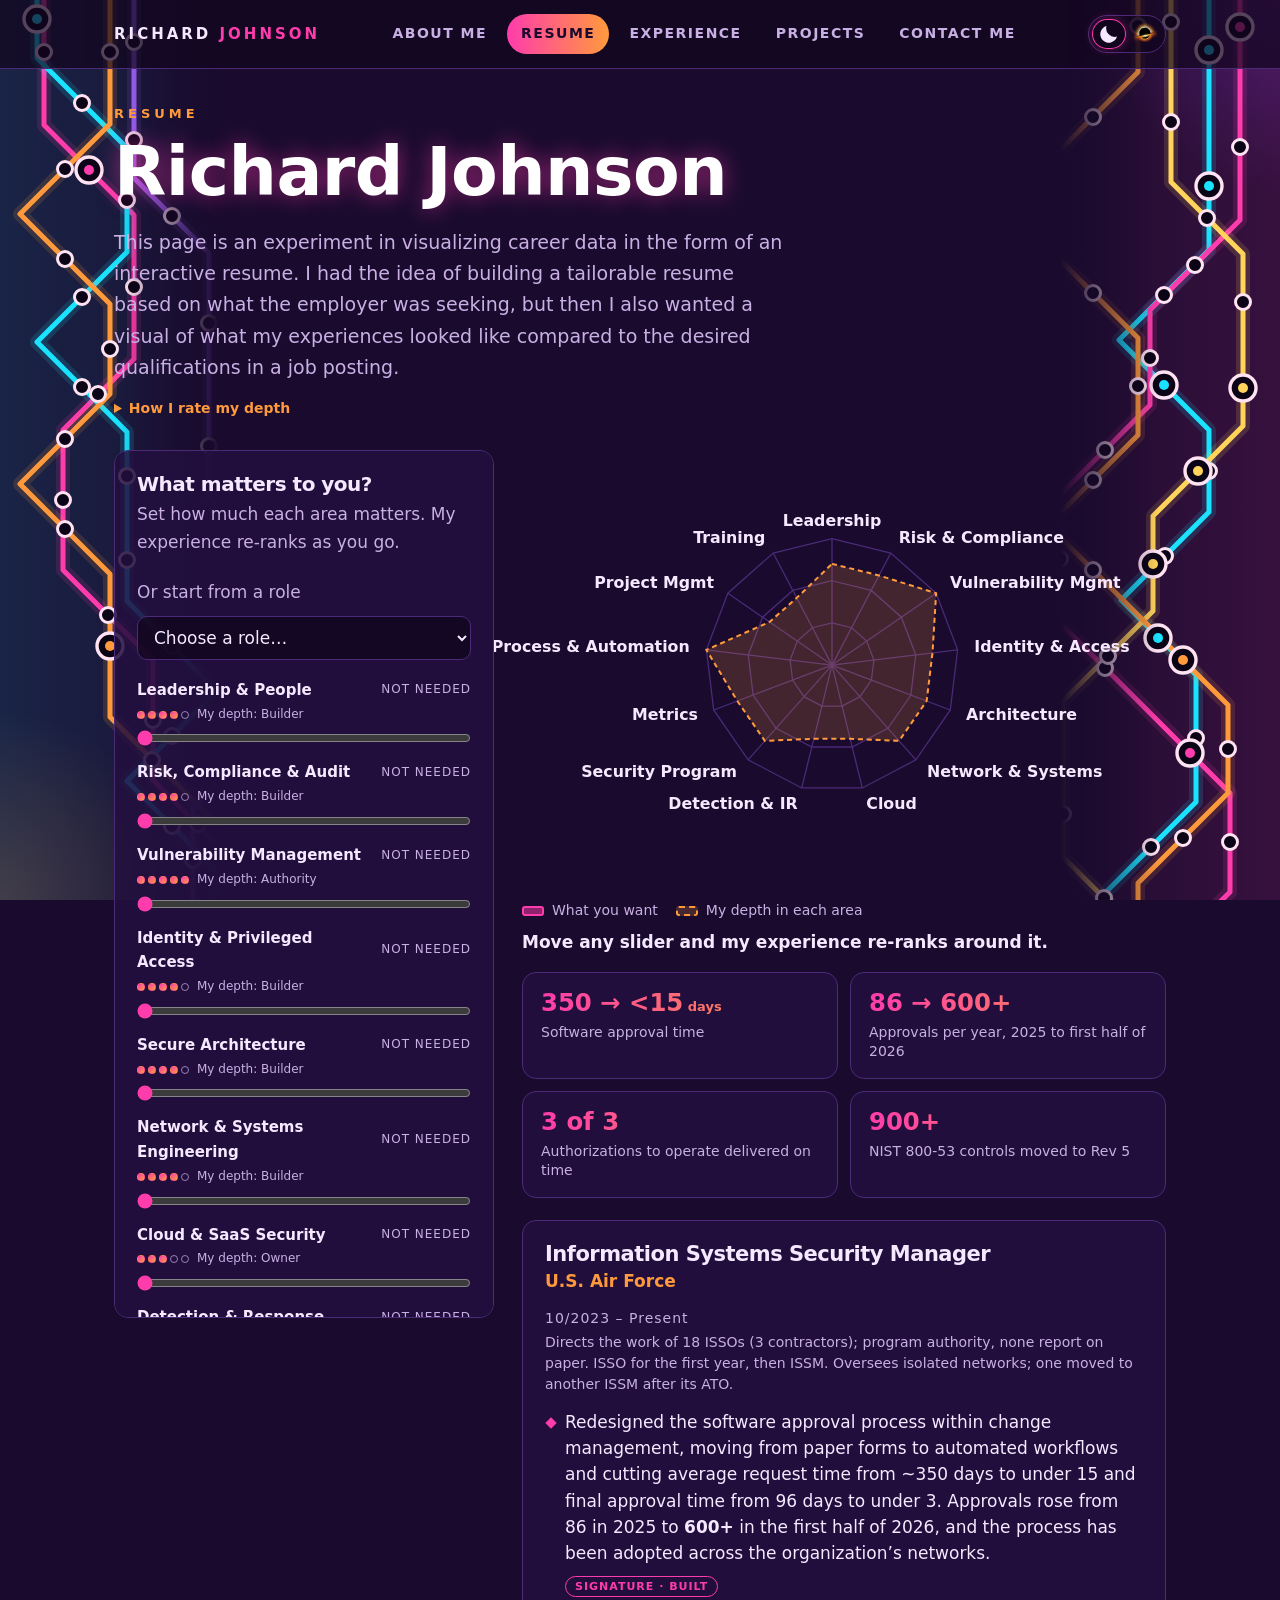
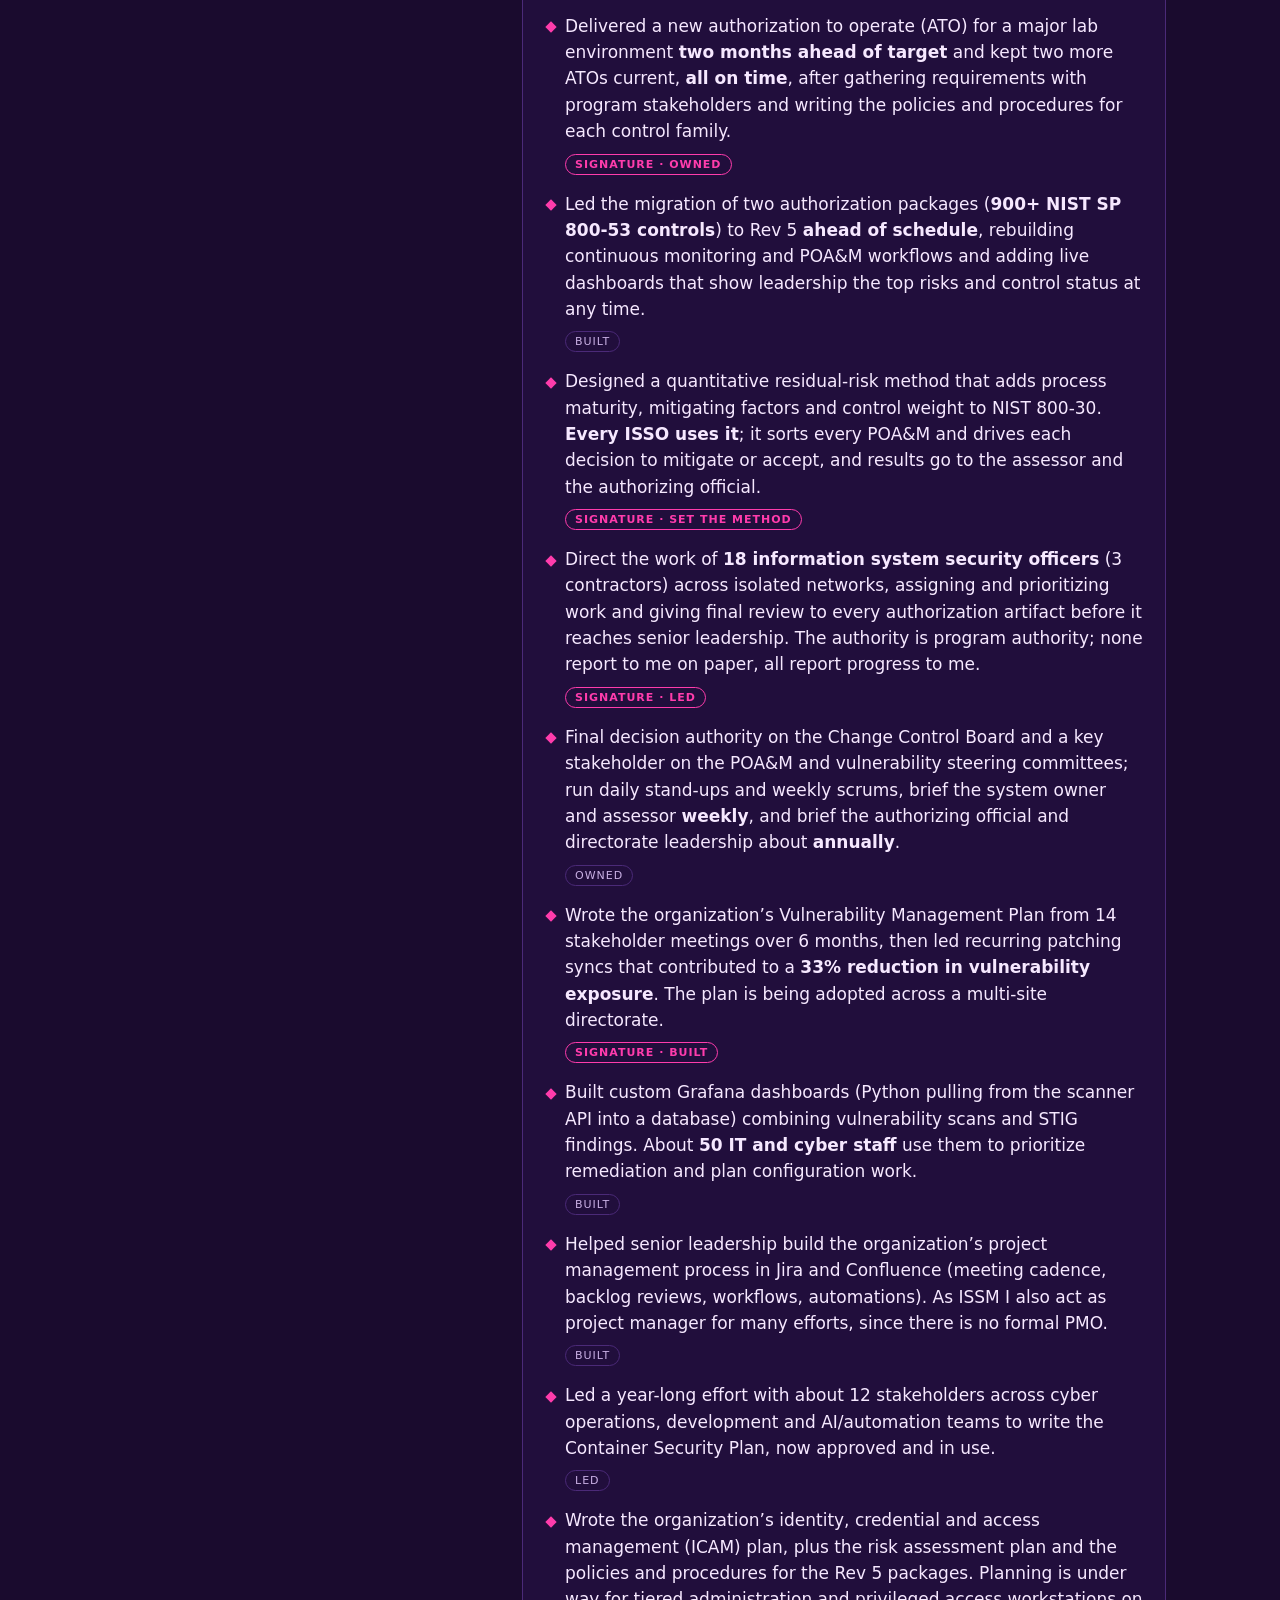
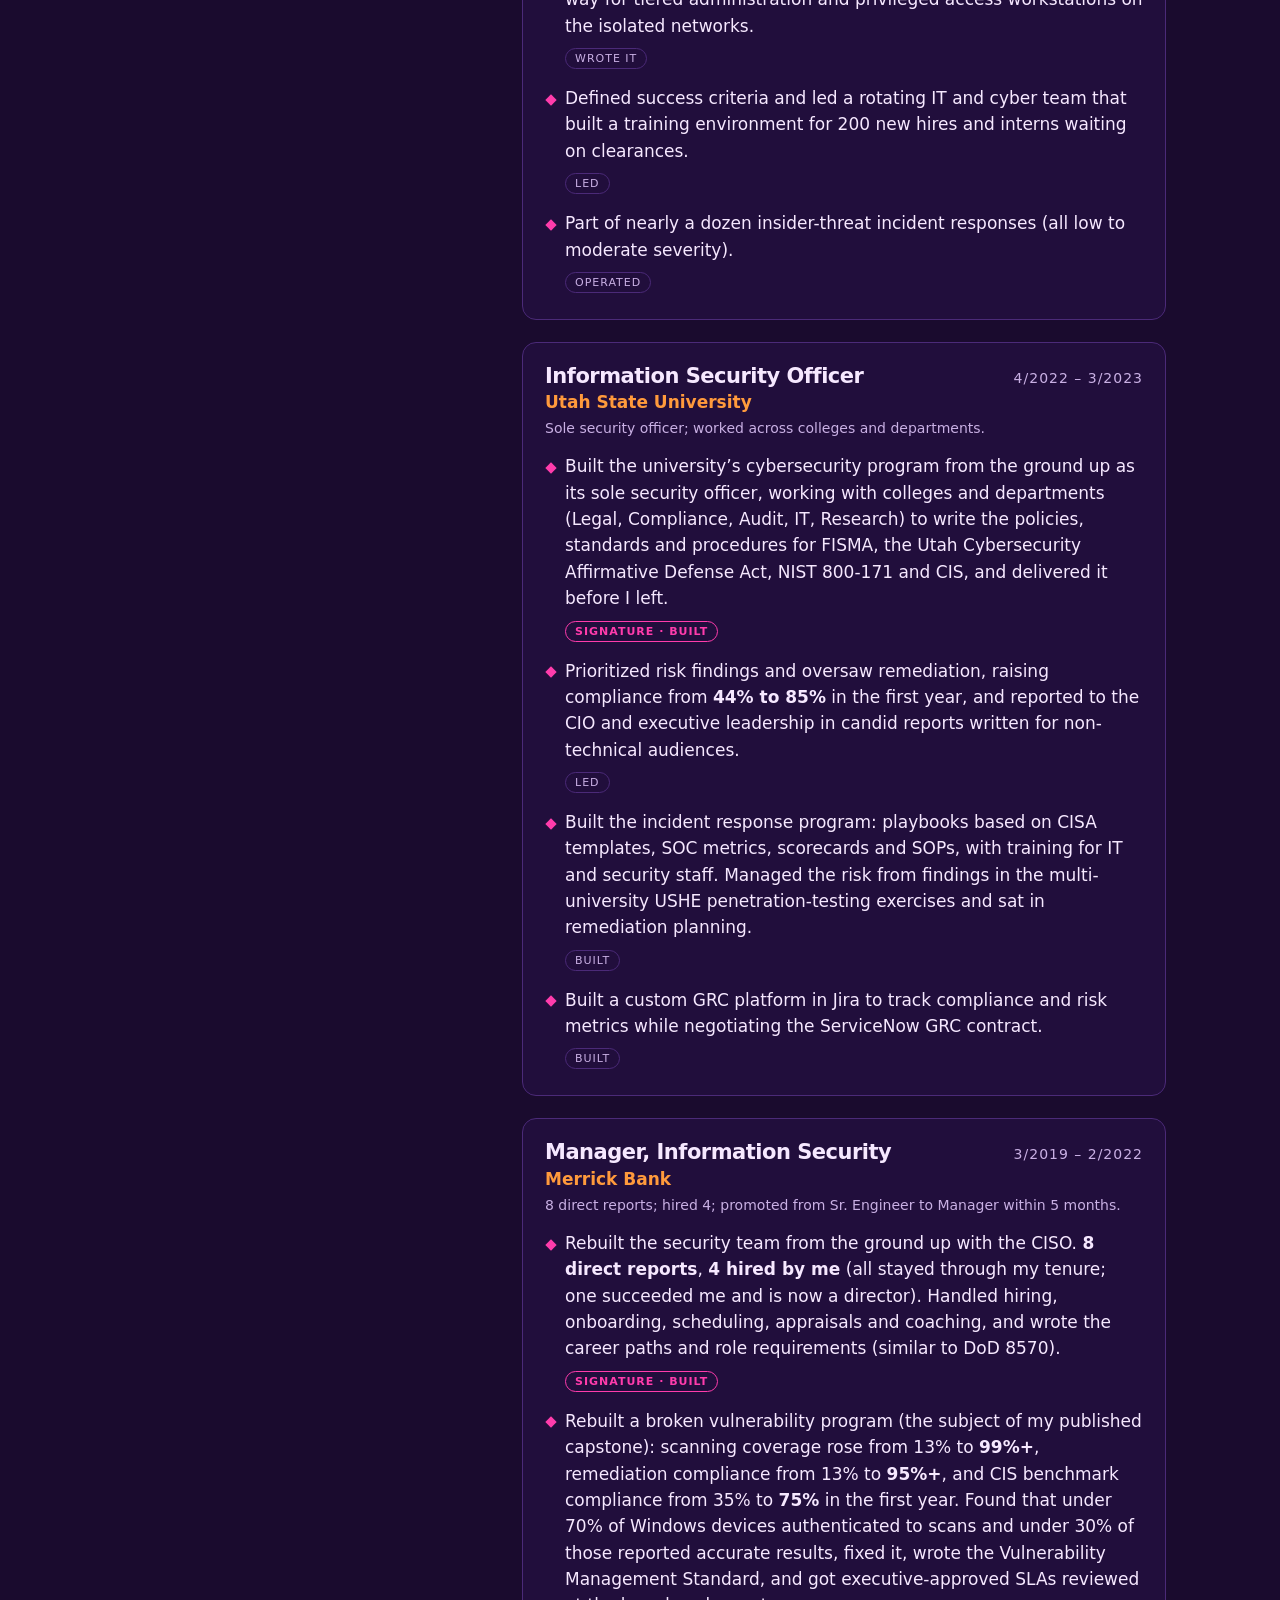
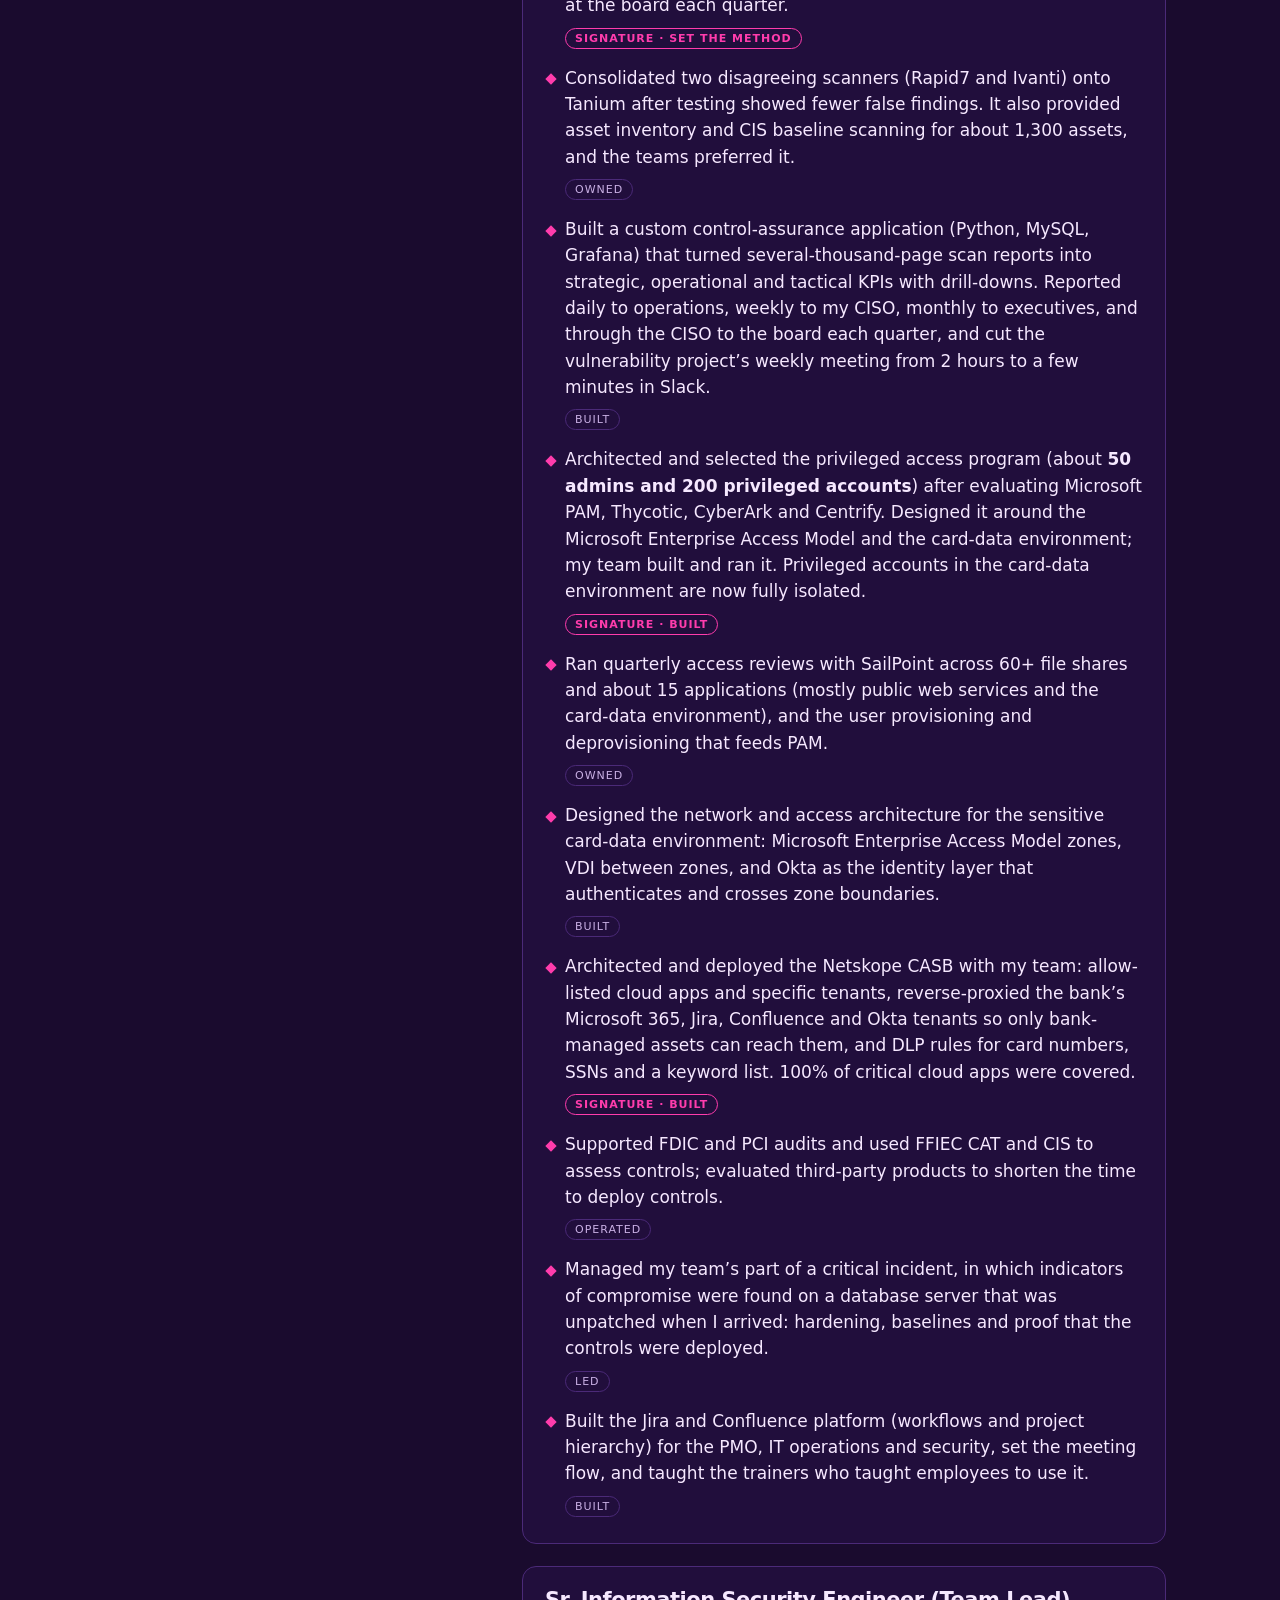
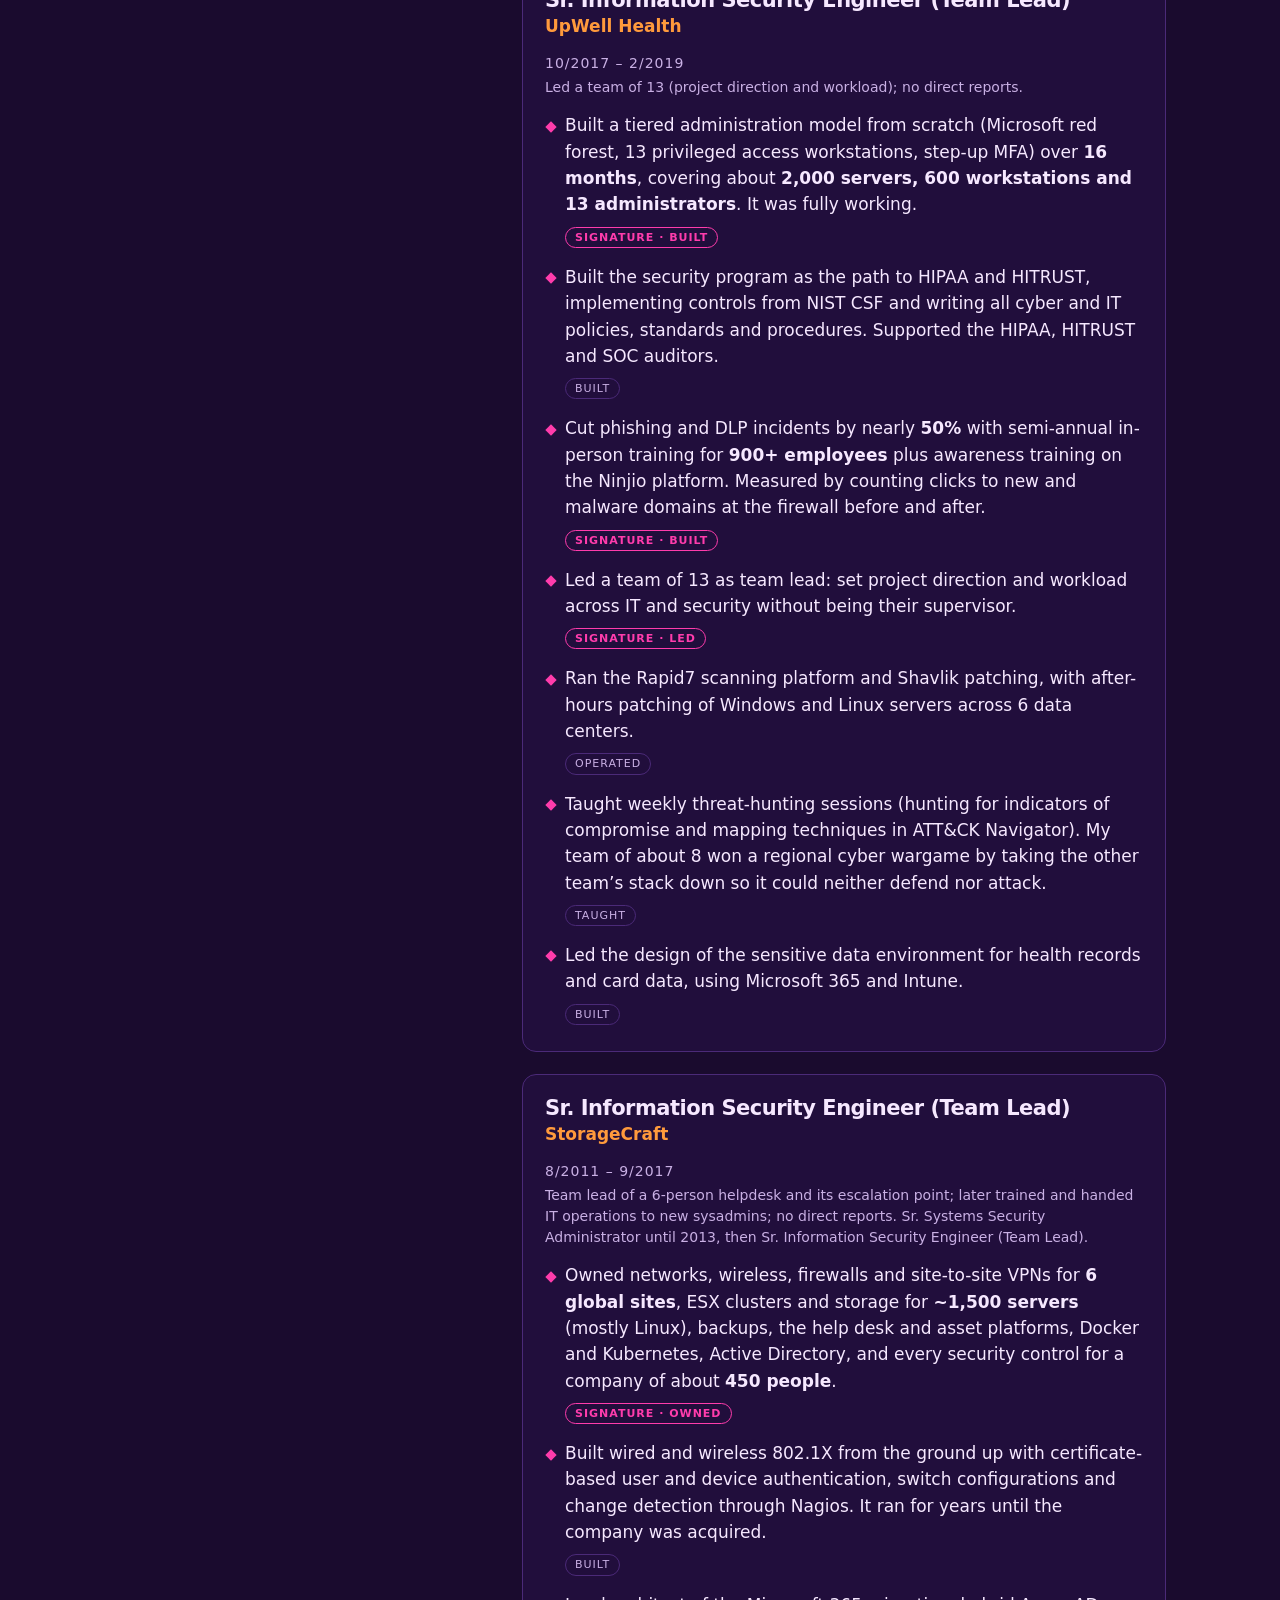
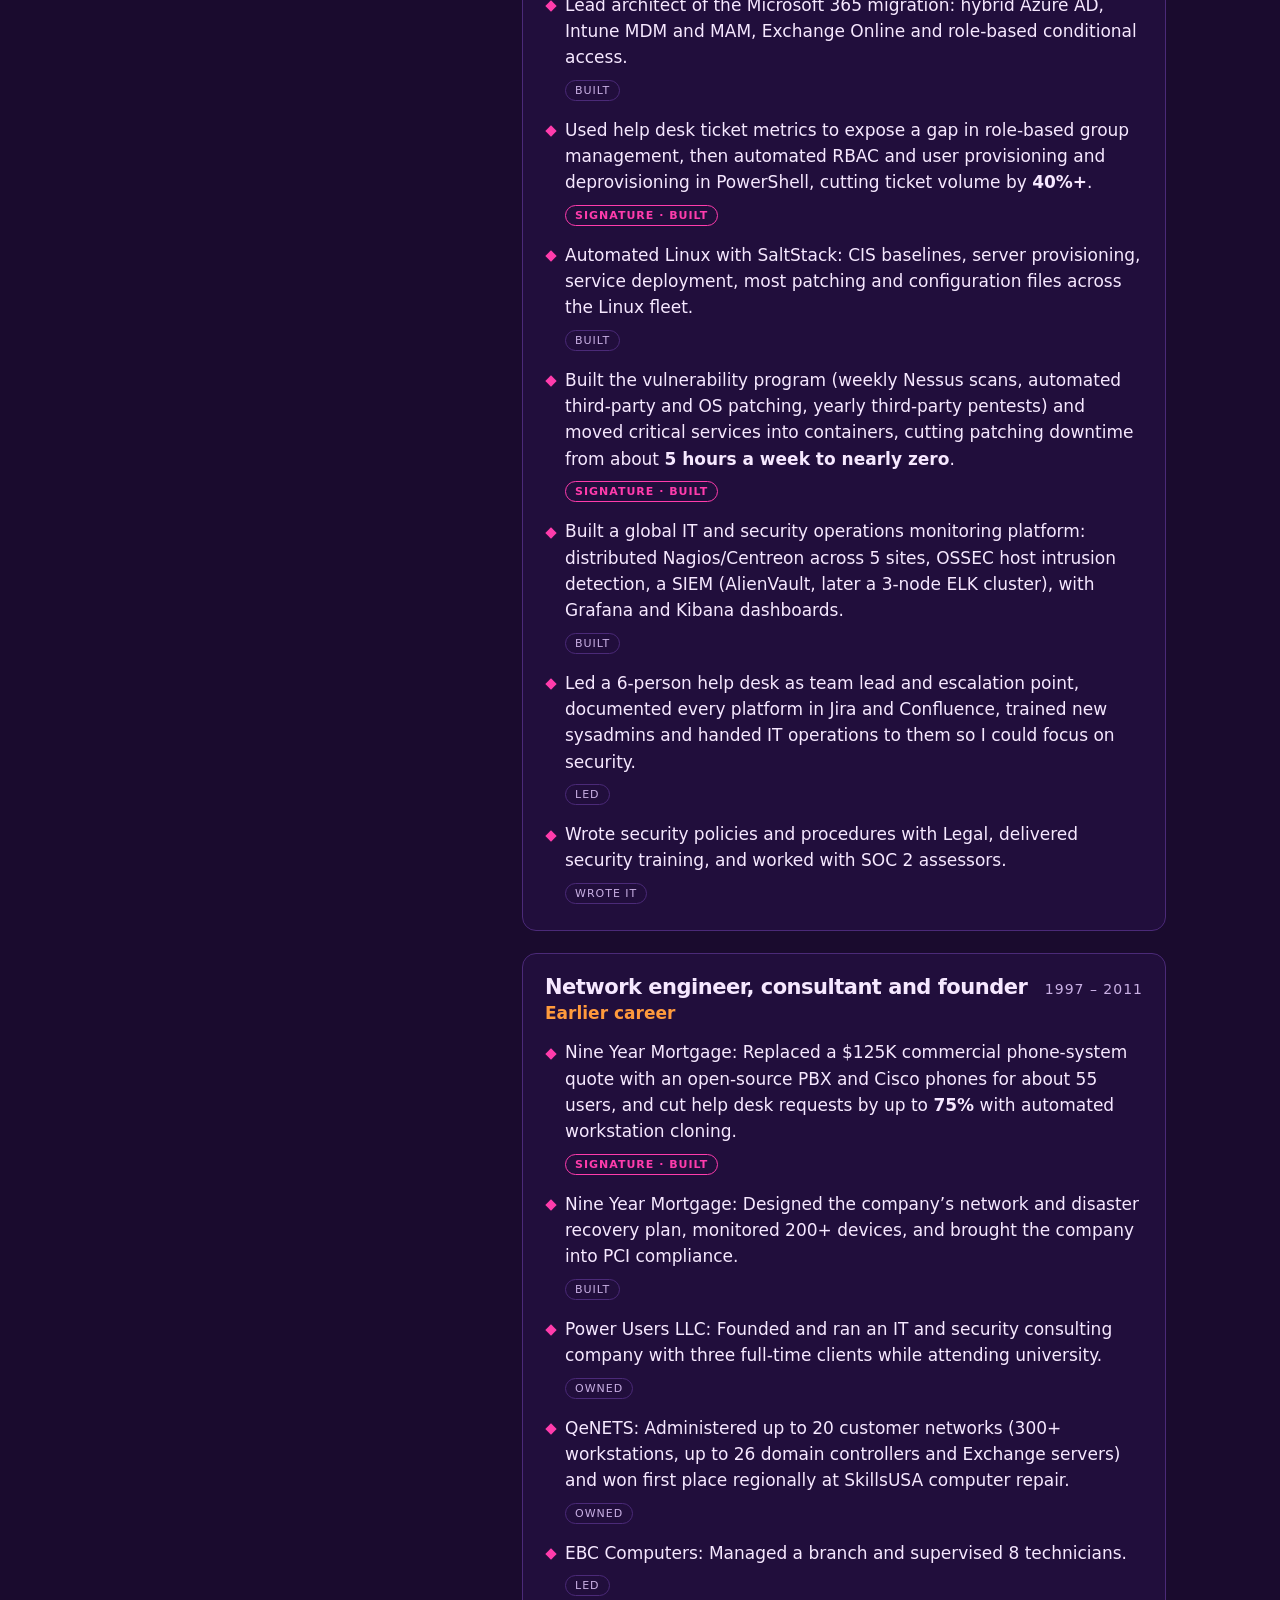
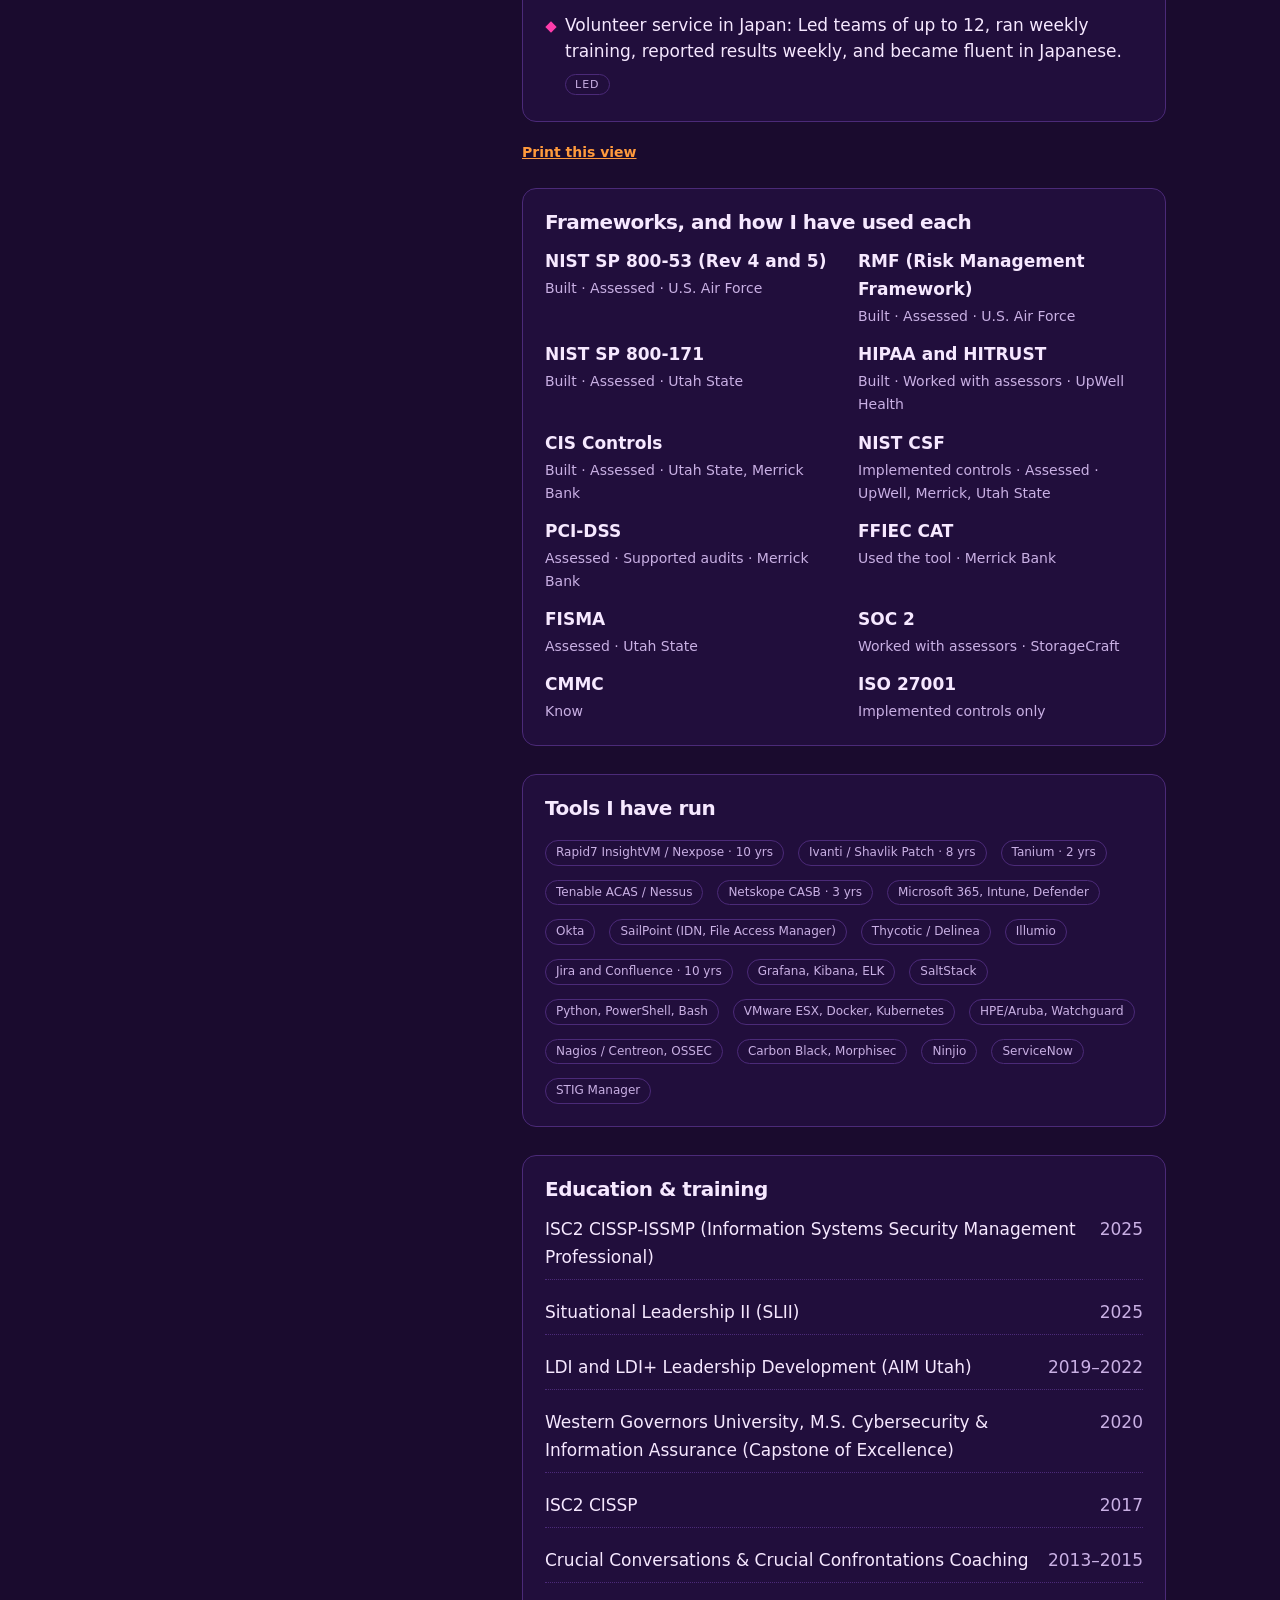
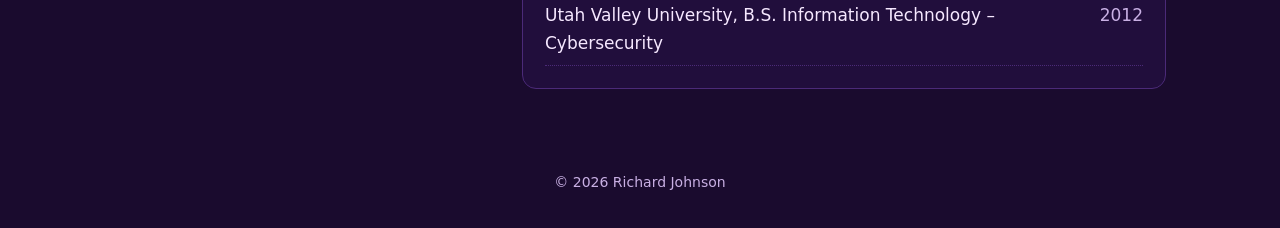
<file: site/resume.html>
<!doctype html>
<html lang="en">
<head>
<meta charset="utf-8">
<meta name="viewport" content="width=device-width,initial-scale=1">
<title>Interactive Resume | Richard Johnson, Cybersecurity Leader</title>
<meta name="description" content="Interactive resume for Richard Johnson, a CISSP-ISSMP cybersecurity leader. Set how much each skill matters and see the matching experience, with a depth rating for every skill.">
<meta name="robots" content="index,follow,max-image-preview:large">
<link rel="canonical" href="https://www.utsec.net/resume">
<meta property="og:type" content="website">
<meta property="og:site_name" content="Richard Johnson">
<meta property="og:title" content="Interactive Resume | Richard Johnson, Cybersecurity Leader">
<meta property="og:description" content="Interactive resume for Richard Johnson, a CISSP-ISSMP cybersecurity leader. Set how much each skill matters and see the matching experience, with a depth rating for every skill.">
<meta property="og:url" content="https://www.utsec.net/resume">
<meta property="og:image" content="https://www.utsec.net/assets/img/og-card.jpg">
<meta property="og:image:width" content="1200">
<meta property="og:image:height" content="630">
<meta property="og:image:alt" content="Richard Johnson, cybersecurity leader, with a neon sunset graphic and the address www.utsec.net">
<meta name="twitter:card" content="summary_large_image">
<meta name="twitter:title" content="Interactive Resume | Richard Johnson, Cybersecurity Leader">
<meta name="twitter:description" content="Interactive resume for Richard Johnson, a CISSP-ISSMP cybersecurity leader. Set how much each skill matters and see the matching experience, with a depth rating for every skill.">
<meta name="twitter:image" content="https://www.utsec.net/assets/img/og-card.jpg">
<meta name="theme-color" content="#1a0b2e">
<link rel="icon" href="favicon.ico" sizes="48x48">
<link rel="icon" href="icon.svg" type="image/svg+xml" sizes="any">
<link rel="apple-touch-icon" href="apple-touch-icon.png">
<link rel="stylesheet" href="assets/css/style.css">
<link rel="stylesheet" href="assets/css/backgrounds.css">
<link rel="stylesheet" href="assets/css/resume-opts.css">
<script src="assets/js/theme.js"></script>
<script src="assets/js/bg.js"></script>
</head>
<body>
<div class="bg" aria-hidden="true"><i class="sun"></i><i class="floor"></i><i class="hz"></i></div>
<a class="skip" href="#main">Skip to content</a>
<header class="site"><div class="wrap">
  <a class="brand" href="index.html">Richard <i>Johnson</i></a>
  <button class="menu-btn" type="button" aria-expanded="false" aria-controls="site-nav">Menu</button>
  <nav class="main" id="site-nav" aria-label="Main"><ul>
    <li><a href="index.html">About Me</a></li>
    <li><a href="resume.html" aria-current="page">Resume</a></li>
    <li><a href="experience.html">Experience</a></li>
    <li><a href="projects.html">Projects</a></li>
    <li><a href="contact.html">Contact Me</a></li>
  </ul></nav>
  <div class="theme" role="group" aria-label="Color theme"><button type="button" data-theme="dark" aria-pressed="true" aria-label="Dark theme" title="Dark"><svg viewBox="0 0 24 24" aria-hidden="true" focusable="false"><path d="M20 14.5A8.5 8.5 0 0 1 9.5 4 8.5 8.5 0 1 0 20 14.5z" fill="currentColor"/></svg></button><button type="button" data-theme="darker" aria-pressed="false" aria-label="Darker theme (black hole)" title="Darker"><svg viewBox="0 0 24 24" aria-hidden="true" focusable="false"><defs><linearGradient id="g7d" x1="0" x2="1" y1="0" y2="0"><stop offset="0" stop-color="#ff6a1a" stop-opacity="0"/><stop offset=".2" stop-color="#ff6a1a" stop-opacity=".8"/><stop offset=".38" stop-color="#ffc23a"/><stop offset=".5" stop-color="#fffbe8"/><stop offset=".62" stop-color="#ffc23a"/><stop offset=".8" stop-color="#ff6a1a" stop-opacity=".8"/><stop offset="1" stop-color="#ff6a1a" stop-opacity="0"/></linearGradient><filter id="g7b" x="-30%" y="-80%" width="160%" height="260%"><feGaussianBlur stdDeviation="1.4"/></filter><filter id="g7s" x="-20%" y="-40%" width="140%" height="180%"><feGaussianBlur stdDeviation=".45"/></filter></defs><g transform="rotate(-12 12 12)"><ellipse cx="12" cy="13.7" rx="11.8" ry="2.6" fill="#ff6a1a" opacity=".5" filter="url(#g7b)"/><g filter="url(#g7s)"><path d="M1.15 12.49A10.9 10.9 0 1 1 22.85 12.49" fill="none" stroke="#ff6a1a" stroke-width=".75" opacity=".06"/><path d="M1.65 12.44A10.4 10.4 0 1 1 22.35 12.44" fill="none" stroke="#ff771f" stroke-width=".75" opacity=".08"/><path d="M2.15 12.39A9.9 9.9 0 1 1 21.85 12.39" fill="none" stroke="#ff8423" stroke-width=".75" opacity=".12"/><path d="M2.65 12.34A9.4 9.4 0 1 1 21.35 12.34" fill="none" stroke="#ff9128" stroke-width=".75" opacity=".18"/><path d="M3.14 12.29A8.9 8.9 0 1 1 20.86 12.29" fill="none" stroke="#ff9e2d" stroke-width=".75" opacity=".25"/><path d="M3.64 12.24A8.4 8.4 0 1 1 20.36 12.24" fill="none" stroke="#ffac32" stroke-width=".75" opacity=".34"/><path d="M4.14 12.19A7.9 7.9 0 1 1 19.86 12.19" fill="none" stroke="#ffb937" stroke-width=".75" opacity=".44"/><path d="M4.64 12.14A7.4 7.4 0 1 1 19.36 12.14" fill="none" stroke="#ffc84b" stroke-width=".75" opacity=".55"/><path d="M5.13 12.09A6.9 6.9 0 1 1 18.87 12.09" fill="none" stroke="#ffd980" stroke-width=".75" opacity=".68"/><path d="M5.63 12.04A6.4 6.4 0 1 1 18.37 12.04" fill="none" stroke="#ffeab4" stroke-width=".75" opacity=".81"/><path d="M6.13 11.99A5.9 5.9 0 1 1 17.87 11.99" fill="none" stroke="#fffbe8" stroke-width=".75" opacity=".96"/></g><circle cx="12" cy="11.4" r="5.6" fill="#000"/><path d="M16.89 14.96A6.05 6.05 0 0 1 7.11 14.96" fill="none" stroke="#ffc23a" stroke-width=".9" stroke-linecap="round" opacity=".9"/><path d="M17.58 15.46A6.9 6.9 0 0 1 6.42 15.46" fill="none" stroke="#ff6a1a" stroke-width="1.2" stroke-linecap="round" opacity=".5"/><path d="M18.31 15.98A7.8 7.8 0 0 1 5.69 15.98" fill="none" stroke="#ff6a1a" stroke-width="1.6" stroke-linecap="round" opacity=".22"/><path d="M.2 13.7Q12 11.66 23.8 13.7Q12 15.74 .2 13.7Z" fill="url(#g7d)" filter="url(#g7s)"/><path d="M4.68 13.7L19.32 13.7" stroke="#fffbe8" stroke-width=".9" stroke-linecap="round" opacity=".95" filter="url(#g7s)"/></g></svg></button></div>
</div></header>

<main id="main">
  <section class="ro-hero"><div class="wrap">
    <div class="eyebrow">Resume</div>
    <h1>Richard Johnson</h1>
    <p class="lede">This page is an experiment in visualizing career data in the form of an interactive resume. I had the idea of building a tailorable resume based on what the employer was seeking, but then I also wanted a visual of what my experiences looked like compared to the desired qualifications in a job posting.</p>
    <div id="areas" data-keep></div>
  </div></section>
  <section class="ro-sec"><div class="wrap">
    <div class="rb-grid">
      <aside class="card rb-panel" aria-label="Priorities">
        <h2>What matters to you?</h2>
        <p class="sub">Set how much each area matters. My experience re-ranks as you go.</p>
        <label class="mut" for="rb-pre">Or start from a role</label>
        <select class="rb-sel" id="rb-pre"><option value="">Choose a role…</option></select>
        <div id="rb-rows"></div>
        <button type="button" class="link" id="rb-reset">Reset all</button>
      </aside>
      <div>
        <div class="rb-radar-wrap">
          <svg id="rb-radar" viewBox="-95 -20 490 340" role="img" aria-label="Radar chart: what you want compared with my depth in each area"></svg>
          <div class="rb-legend"><span><i class="w"></i>What you want</span><span><i class="m"></i>My depth in each area</span></div>
        </div>
        <p class="rb-status" id="rb-status" role="status" aria-live="polite"></p>
        <div id="rb-out"></div>
        <p class="ro-tools"><button type="button" class="link" id="print">Print this view</button></p>
    <article class="card ro-fullres">
      <h3>Education &amp; training</h3>
      <ul class="edu" id="edu"></ul>
    </article>
      </div>
    </div>
  </div></section>
  <section class="ro-sec seo-static" aria-label="Text version"><div class="wrap">
<!-- static:start -->
<h2>Resume summary</h2>
<p>Cybersecurity leader with more than 25 years in IT and security, 12 of them in leadership roles. I build the plans, meetings, and metrics that let technical people do what they do best, and I give leadership a straight answer to “Are we secure?”</p>
<h3>Key areas</h3><ul><li>RMF / ATO</li><li>NIST SP 800-53 Rev 5</li><li>Continuous monitoring</li><li>POA&amp;M</li><li>STIG compliance</li><li>Vulnerability management</li><li>Change control</li><li>Process improvement</li><li>Stakeholder management</li><li>Jira &amp; Confluence</li><li>Executive reporting</li></ul>
<h3>Experience</h3>
<h4>Information Systems Security Manager, U.S. Air Force</h4>
<p class="meta">10/2023 – Present · Federal / defense</p>
<ul><li>Redesigned the software approval process within change management, moving from paper forms to automated workflows and cutting average request time from ~350 days to under 15 and final approval time from 96 days to under 3. Approvals rose from 86 in 2025 to <strong>600+</strong> in the first half of 2026, and the process has been adopted across the organization’s networks.</li><li>Delivered a new authorization to operate (ATO) for a major lab environment <strong>two months ahead of target</strong> and kept two more ATOs current, <strong>all on time</strong>, after gathering requirements with program stakeholders and writing the policies and procedures for each control family.</li><li>Designed a quantitative residual-risk method that adds process maturity, mitigating factors and control weight to NIST 800-30. <strong>Every ISSO uses it</strong>; it sorts every POA&amp;M and drives each decision to mitigate or accept, and results go to the assessor and the authorizing official.</li><li>Direct the work of <strong>18 information system security officers</strong> (3 contractors) across isolated networks, assigning and prioritizing work and giving final review to every authorization artifact before it reaches senior leadership. The authority is program authority; none report to me on paper, all report progress to me.</li><li>Wrote the organization’s Vulnerability Management Plan from 14 stakeholder meetings over 6 months, then led recurring patching syncs that contributed to a <strong>33% reduction in vulnerability exposure</strong>. The plan is being adopted across a multi-site directorate.</li></ul>
<h4>Information Security Officer, Utah State University</h4>
<p class="meta">4/2022 – 3/2023 · Higher education (R1 research university)</p>
<ul><li>Built the university’s cybersecurity program from the ground up as its sole security officer, working with colleges and departments (Legal, Compliance, Audit, IT, Research) to write the policies, standards and procedures for FISMA, the Utah Cybersecurity Affirmative Defense Act, NIST 800-171 and CIS, and delivered it before I left.</li></ul>
<h4>Manager, Information Security, Merrick Bank</h4>
<p class="meta">3/2019 – 2/2022 · Banking (top-20 Visa card issuer)</p>
<ul><li>Rebuilt the security team from the ground up with the CISO. <strong>8 direct reports</strong>, <strong>4 hired by me</strong> (all stayed through my tenure; one succeeded me and is now a director). Handled hiring, onboarding, scheduling, appraisals and coaching, and wrote the career paths and role requirements (similar to DoD 8570).</li><li>Rebuilt a broken vulnerability program (the subject of my published capstone): scanning coverage rose from 13% to <strong>99%+</strong>, remediation compliance from 13% to <strong>95%+</strong>, and CIS benchmark compliance from 35% to <strong>75%</strong> in the first year. Found that under 70% of Windows devices authenticated to scans and under 30% of those reported accurate results, fixed it, wrote the Vulnerability Management Standard, and got executive-approved SLAs reviewed at the board each quarter.</li><li>Architected and selected the privileged access program (about <strong>50 admins and 200 privileged accounts</strong>) after evaluating Microsoft PAM, Thycotic, CyberArk and Centrify. Designed it around the Microsoft Enterprise Access Model and the card-data environment; my team built and ran it. Privileged accounts in the card-data environment are now fully isolated.</li><li>Architected and deployed the Netskope CASB with my team: allow-listed cloud apps and specific tenants, reverse-proxied the bank’s Microsoft 365, Jira, Confluence and Okta tenants so only bank-managed assets can reach them, and DLP rules for card numbers, SSNs and a keyword list. 100% of critical cloud apps were covered.</li></ul>
<h4>Sr. Information Security Engineer (Team Lead), UpWell Health</h4>
<p class="meta">10/2017 – 2/2019 · Healthcare (national health company)</p>
<ul><li>Built a tiered administration model from scratch (Microsoft red forest, 13 privileged access workstations, step-up MFA) over <strong>16 months</strong>, covering about <strong>2,000 servers, 600 workstations and 13 administrators</strong>. It was fully working.</li><li>Cut phishing and DLP incidents by nearly <strong>50%</strong> with semi-annual in-person training for <strong>900+ employees</strong> plus awareness training on the Ninjio platform. Measured by counting clicks to new and malware domains at the firewall before and after.</li><li>Led a team of 13 as team lead: set project direction and workload across IT and security without being their supervisor.</li></ul>
<h4>Sr. Information Security Engineer (Team Lead), StorageCraft</h4>
<p class="meta">8/2011 – 9/2017 · Technology (about 450 employees, 6 global sites)</p>
<ul><li>Owned networks, wireless, firewalls and site-to-site VPNs for <strong>6 global sites</strong>, ESX clusters and storage for <strong>~1,500 servers</strong> (mostly Linux), backups, the help desk and asset platforms, Docker and Kubernetes, Active Directory, and every security control for a company of about <strong>450 people</strong>.</li><li>Used help desk ticket metrics to expose a gap in role-based group management, then automated RBAC and user provisioning and deprovisioning in PowerShell, cutting ticket volume by <strong>40%+</strong>.</li><li>Built the vulnerability program (weekly Nessus scans, automated third-party and OS patching, yearly third-party pentests) and moved critical services into containers, cutting patching downtime from about <strong>5 hours a week to nearly zero</strong>.</li></ul>
<h4>Network engineer, consultant and founder, Earlier career</h4>
<p class="meta">1997 – 2011 · IT, consulting and service</p>
<ul><li>Nine Year Mortgage: Replaced a $125K commercial phone-system quote with an open-source PBX and Cisco phones for about 55 users, and cut help desk requests by up to <strong>75%</strong> with automated workstation cloning.</li></ul>
<h3>Selected results</h3><ul><li><strong>350 → &lt;15 days</strong> Software approval time</li><li><strong>86 → 600+</strong> Approvals per year, 2025 to first half of 2026</li><li><strong>3 of 3</strong> Authorizations to operate delivered on time</li><li><strong>900+</strong> NIST 800-53 controls moved to Rev 5</li><li><strong>18</strong> Security officers directed</li><li><strong>8</strong> Direct reports at Merrick Bank, 4 hired by me</li><li><strong>13% → 99%+</strong> Vulnerability scan coverage</li><li><strong>33%</strong> Reduction in vulnerability exposure</li><li><strong>5 h → ~0</strong> Weekly patching downtime after containerizing</li><li><strong>~50%</strong> Fewer phishing and DLP incidents</li><li><strong>900+</strong> Employees trained in person</li><li><strong>40%+</strong> Fewer help desk tickets after automating RBAC</li><li><strong>~1,500</strong> Servers across 6 global sites, owned end to end</li><li><strong>~50 / ~200</strong> Privileged admins / accounts under PAM</li><li><strong>~2,000</strong> Servers under a tiered-admin model built in 16 months</li><li><strong>$125K</strong> Phone-system quote replaced with open source</li></ul>
<h3>Education and training</h3><ul><li>ISC2 CISSP-ISSMP (Information Systems Security Management Professional) (2025)</li><li>Situational Leadership II (SLII) (2025)</li><li>LDI and LDI+ Leadership Development (AIM Utah) (2019–2022)</li><li>Western Governors University, M.S. Cybersecurity &amp; Information Assurance (Capstone of Excellence) (2020)</li><li>ISC2 CISSP (2017)</li><li>Crucial Conversations &amp; Crucial Confrontations Coaching (2013–2015)</li><li>Utah Valley University, B.S. Information Technology – Cybersecurity (2012)</li></ul>
<!-- static:end -->
  </div></section>
</main>

<footer class="site"><div class="wrap"><span>© <span id="yr">2026</span> Richard Johnson</span></div></footer>
<script src="assets/js/main.js"></script>
<script src="assets/js/resume-data-v2.js"></script>
<script src="assets/js/resume-core.js"></script>
<script src="assets/js/resume-page.js"></script>
</body>
</html>
</file>
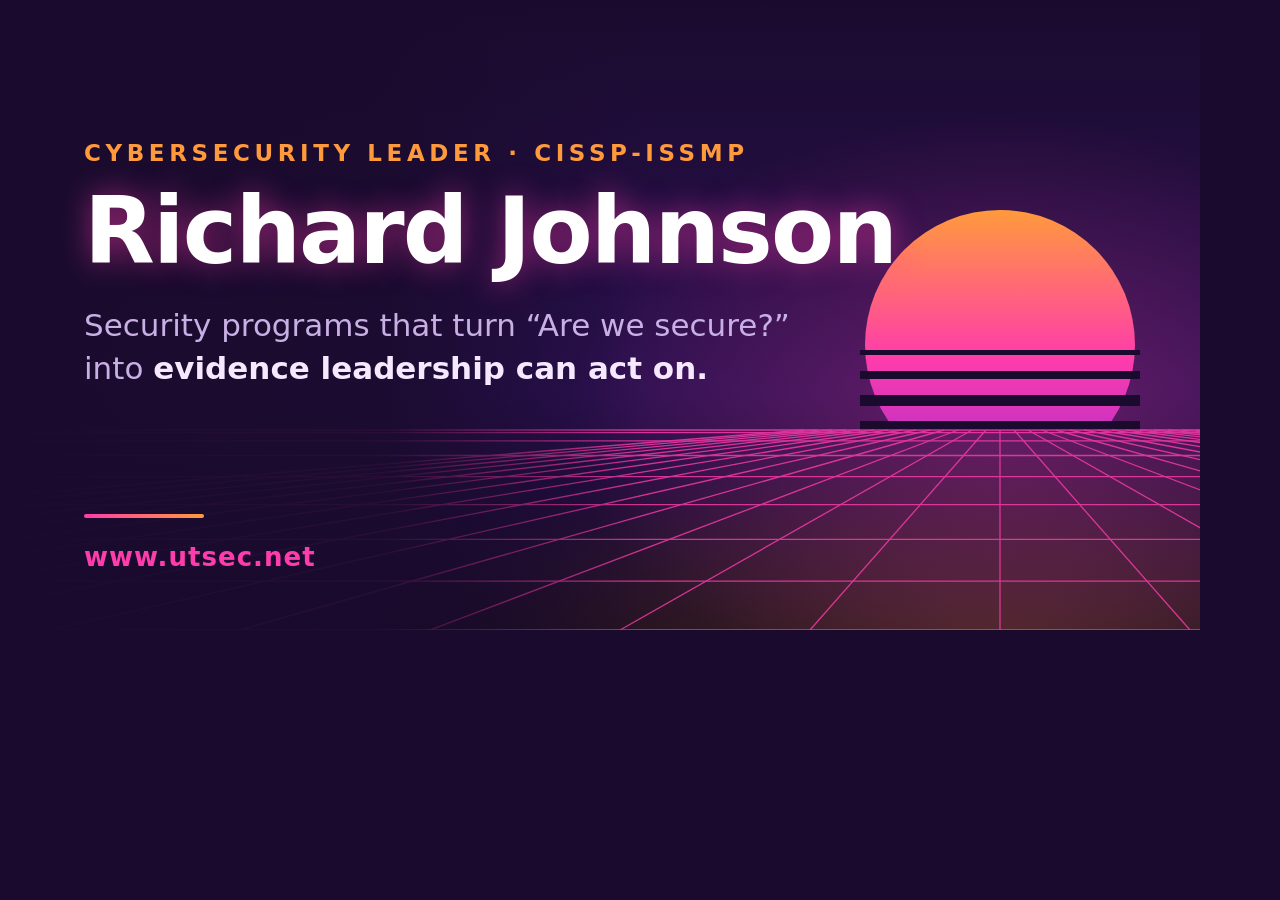
<file: data/seo/og-card.html>
<!doctype html>
<html><head><meta charset="utf-8">
<style>
  html,body{margin:0;width:1200px;height:630px;background:#1a0b2e;overflow:hidden}
  body{position:relative;font-family:Inter,"Segoe UI",system-ui,sans-serif;color:#f6e8ff}
  .sky{position:absolute;inset:0;background:
    radial-gradient(ellipse 620px 420px at 1000px 410px, rgba(255,60,172,.30), transparent 70%),
    radial-gradient(ellipse 900px 300px at 1000px 640px, rgba(255,154,60,.22), transparent 70%),
    linear-gradient(180deg,#1a0b2e 0%,#2a1050 62%,#12061f 100%)}
  svg{position:absolute;inset:0}
  .txt{position:absolute;left:84px;top:140px;width:830px}
  .eyebrow{font-weight:700;font-size:23px;letter-spacing:.2em;text-transform:uppercase;color:#ff9a3c}
  h1{margin:20px 0 26px;font-size:92px;white-space:nowrap;line-height:1;font-weight:800;letter-spacing:-.02em;color:#fff;text-shadow:0 0 30px rgba(255,60,172,.55)}
  .tag{font-size:31px;line-height:1.4;color:#c9b0e4;max-width:760px}
  .tag b{color:#f6e8ff;font-weight:600}
  .url{position:absolute;left:84px;bottom:58px;font-size:26px;font-weight:700;letter-spacing:.04em;color:#ff3cac}
  .rule{position:absolute;left:84px;bottom:112px;width:120px;height:4px;border-radius:2px;background:linear-gradient(90deg,#ff3cac,#ff9a3c)}
</style></head><body>
<div class="sky"></div>
<svg width="1200" height="630" viewBox="0 0 1200 630" aria-hidden="true">
  <defs>
    <linearGradient id="sun" x1="0" y1="0" x2="0" y2="1"><stop offset="0" stop-color="#ff9a3c"/><stop offset=".55" stop-color="#ff3cac"/><stop offset="1" stop-color="#a52bd1"/></linearGradient>
    <clipPath id="above"><rect x="0" y="0" width="1200" height="430"/></clipPath>
    <linearGradient id="fade" x1="0" y1="0" x2="1" y2="0"><stop offset="0" stop-color="#1a0b2e" stop-opacity="1"/><stop offset=".45" stop-color="#1a0b2e" stop-opacity=".92"/><stop offset=".75" stop-color="#1a0b2e" stop-opacity="0"/></linearGradient>
  </defs>
  <g clip-path="url(#above)"><circle cx="1000" cy="345" r="135" fill="url(#sun)"/>
    <g fill="#1a0b2e"><rect x="860" y="350" width="280" height="5"/><rect x="860" y="371" width="280" height="8"/><rect x="860" y="395" width="280" height="11"/><rect x="860" y="421" width="280" height="14"/></g></g>
  <g stroke="#ff3cac" stroke-width="1.3" opacity=".8" fill="none" id="grid"></g>
  <rect x="0" y="0" width="860" height="630" fill="url(#fade)"/>
</svg>
<div class="txt"><div class="eyebrow">Cybersecurity Leader · CISSP-ISSMP</div><h1>Richard Johnson</h1>
<div class="tag">Security programs that turn “Are we secure?” into <b>evidence leadership can act on.</b></div></div>
<div class="rule"></div><div class="url">www.utsec.net</div>
<script>
  // perspective floor: vertical lines converge to the vanishing point, horizontal lines bunch toward the horizon
  const g=document.getElementById('grid'), NS='http://www.w3.org/2000/svg', hy=430, vx=1000;
  const mk=(x1,y1,x2,y2)=>{const l=document.createElementNS(NS,'line');l.setAttribute('x1',x1);l.setAttribute('y1',y1);l.setAttribute('x2',x2);l.setAttribute('y2',y2);g.appendChild(l)};
  for(let i=-14;i<=14;i++){ mk(vx+i*14, hy, vx+i*190, 630); }
  for(let k=0;k<9;k++){ const t=Math.pow(k/8,2.1); mk(0, hy+t*200, 1200, hy+t*200); }
</script></body></html>
</file>
<file: site/assets/css/style.css>
/* Richard Johnson — portfolio. Neon Sunset theme. No frameworks, no web fonts. */
:root{
  --bg:#1a0b2e; --bg2:#12061f; --shade:18,6,31; --ink:#f6e8ff; --mut:#c9b0e4; --acc:#ff3cac; --acc2:#ff9a3c;
  --line:#4b2a78; --card:rgba(36,16,63,.86); --onacc:#1a0b2e; --max:1100px; --r:14px;
}
*{box-sizing:border-box;margin:0;padding:0}
html{scroll-behavior:smooth}
body{background:var(--bg);color:var(--ink);font:17px/1.65 "Segoe UI",system-ui,-apple-system,Roboto,"Helvetica Neue",sans-serif;min-height:100vh;overflow-x:hidden}
img{max-width:100%;display:block}
a{color:var(--acc2);text-decoration-thickness:1px;text-underline-offset:3px}
a:hover{color:#ffd0a0}
:focus-visible{outline:2px solid var(--acc2);outline-offset:3px;border-radius:4px}
.skip{position:absolute;left:-999px;top:8px;background:var(--acc);color:var(--onacc);padding:8px 14px;border-radius:6px;z-index:100}
.skip:focus{left:8px}

/* ---------- background: sun glow + thin hex floor in perspective ---------- */
.bg{position:fixed;inset:0;z-index:0;pointer-events:none;overflow:hidden}
.bg .sun{position:absolute;inset:0;background:radial-gradient(circle at 50% 108%,rgba(255,154,60,.36),rgba(255,60,172,.2) 32%,transparent 62%),radial-gradient(ellipse at 15% 0,rgba(120,40,200,.35),transparent 55%)}
.bg .floor{position:absolute;left:-60%;right:-60%;bottom:-10px;height:560px;opacity:.5;
  background-image:url("data:image/svg+xml,%3Csvg xmlns='http://www.w3.org/2000/svg' width='55.43' height='96' viewBox='0 0 55.43 96'%3E%3Cpath d='M27.71 16L55.43 32V64L27.71 80L0 64V32ZM27.71 0V16M27.71 80V96' fill='none' stroke='%23ff3cac' stroke-opacity='.6' stroke-width='.8'/%3E%3C/svg%3E");
  background-size:86.6px 150px;background-position:center bottom;transform-origin:50% 100%;transform:perspective(380px) rotateX(62deg);
  -webkit-mask-image:linear-gradient(transparent 0%,#000 75%);mask-image:linear-gradient(transparent 0%,#000 75%)}
.bg .hz{position:absolute;left:0;right:0;bottom:150px;height:2px;opacity:.55;background:linear-gradient(90deg,transparent,var(--acc2),transparent);box-shadow:0 0 24px 4px rgba(255,154,60,.55)}
body.home .bg .floor{opacity:1}body.home .bg .hz{opacity:1}
header,main,footer{position:relative;z-index:1}

/* ---------- layout ---------- */
.wrap{max-width:var(--max);margin:0 auto;padding:0 24px}
header.site{border-bottom:1px solid var(--line);background:rgba(var(--shade),.72)}
header.site .wrap{display:flex;align-items:center;justify-content:space-between;min-height:68px;gap:16px}
.brand{font-weight:800;letter-spacing:3px;text-transform:uppercase;font-size:15px;color:var(--ink);text-decoration:none}
.brand i{color:var(--acc);font-style:normal}
nav.main ul{display:flex;gap:6px;list-style:none}
nav.main a{display:block;padding:8px 14px;border-radius:999px;color:var(--mut);text-decoration:none;font-size:14px;letter-spacing:1.5px;text-transform:uppercase;font-weight:600}
nav.main a:hover{color:#fff}
nav.main a[aria-current="page"]{color:var(--onacc);background:linear-gradient(90deg,var(--acc),var(--acc2))}
.menu-btn{display:none;background:none;border:1px solid var(--line);color:var(--ink);border-radius:8px;padding:8px 12px;font:600 14px inherit;cursor:pointer}
section{padding:56px 0}
h1,h2,h3{line-height:1.12;font-weight:800;letter-spacing:-.5px}
h1{font-size:clamp(38px,6vw,68px);color:#fff;text-shadow:0 0 22px rgba(255,60,172,.55)}
h2{font-size:clamp(26px,3.6vw,36px);margin-bottom:10px}
h3{font-size:20px;margin-bottom:6px}
.eyebrow{font-size:13px;letter-spacing:4px;text-transform:uppercase;color:var(--acc2);font-weight:700;margin-bottom:10px}
.lede{font-size:19px;color:var(--mut);max-width:680px}
.mut{color:var(--mut)}
.sub{color:var(--mut);margin-bottom:22px;max-width:680px}
.btn{display:inline-block;padding:13px 26px;border-radius:999px;font-weight:700;text-decoration:none;border:0;cursor:pointer;font:700 16px inherit;background:linear-gradient(90deg,var(--acc),var(--acc2));color:var(--onacc);box-shadow:0 0 22px rgba(255,60,172,.35)}
.btn:hover{color:var(--onacc);filter:brightness(1.08)}
.btn.ghost{background:none;color:var(--ink);border:1px solid var(--acc);box-shadow:none}
.btn.ghost:hover{background:rgba(255,60,172,.14);color:#fff}
.btns{display:flex;gap:12px;flex-wrap:wrap;margin-top:26px}
.card{background:var(--card);border:1px solid var(--line);border-radius:var(--r);padding:22px}
.grid{display:grid;gap:18px}
.g2{grid-template-columns:repeat(2,1fr)}.g3{grid-template-columns:repeat(3,1fr)}.g4{grid-template-columns:repeat(4,1fr)}

/* ---------- home hero ---------- */
.hero{padding:64px 0 36px}
.hero .wrap{display:grid;grid-template-columns:176px 1fr;gap:40px;align-items:start}
.frame{border:3px solid var(--acc);padding:5px;background:var(--bg2);box-shadow:0 0 24px rgba(255,60,172,.5);position:relative}
.frame img{width:100%;height:auto;aspect-ratio:4/5;object-fit:cover}
.frame:after{content:"OPEN TO NETWORK";white-space:nowrap;position:absolute;right:-9px;bottom:-9px;background:var(--acc);color:var(--onacc);font:800 11px/1 "Segoe UI",system-ui,sans-serif;letter-spacing:1px;padding:6px 8px}
.stat{text-align:left}
h1+.lede{margin-top:16px}
.stat b{display:block;font-size:clamp(22px,2.5vw,30px);line-height:1.1;white-space:nowrap;font-weight:800;background:linear-gradient(90deg,var(--acc),var(--acc2));-webkit-background-clip:text;background-clip:text;color:transparent}
.stat span{display:block;color:var(--mut);font-size:14px;margin-top:6px;line-height:1.4}

/* ---------- about ---------- */
.photo-card{padding:10px}
.photo-card img{width:100%;height:auto;border-radius:8px}
.photo-card figcaption{color:var(--mut);font-size:14px;padding:10px 6px 2px}
.split{display:grid;grid-template-columns:1.1fr 1fr;gap:34px;align-items:center}
.vals{list-style:none;display:grid;gap:14px}
.vals li{border-left:3px solid var(--acc);padding:4px 0 4px 16px}

.photo-card.single{max-width:860px;margin:0 auto}
.zoom{display:block;position:relative;width:100%;padding:0;border:0;background:none;cursor:zoom-in;border-radius:8px}
.zoom img{width:100%;height:auto;border-radius:8px}
.zoom:after{content:"Expand";position:absolute;right:12px;bottom:12px;background:rgba(var(--shade),.85);color:#fff;font-size:12px;letter-spacing:1.5px;text-transform:uppercase;padding:5px 12px;border-radius:999px;border:1px solid var(--acc)}
dialog.lightbox{border:0;background:transparent;padding:0;margin:auto;max-width:96vw;max-height:96vh;overflow:visible;color:var(--ink)}
dialog.lightbox::backdrop{background:rgba(8,2,16,.9)}
dialog.lightbox img{display:block;max-width:96vw;max-height:86vh;width:auto;height:auto;border-radius:8px;box-shadow:0 0 40px rgba(255,60,172,.35);cursor:zoom-out}
dialog.lightbox .x{position:absolute;top:-46px;right:0;background:rgba(var(--shade),.85);color:#fff;border:1px solid var(--acc);border-radius:999px;padding:8px 16px;font:600 14px inherit;cursor:pointer}

/* ---------- projects ---------- */
.proj small{display:block;color:var(--acc);letter-spacing:2px;text-transform:uppercase;font-size:12px;font-weight:700;margin-bottom:6px}
.proj dl{display:grid;grid-template-columns:92px 1fr;gap:6px 12px;margin-top:10px;font-size:15px;line-height:1.5}
.proj dt{color:var(--acc2);text-transform:uppercase;letter-spacing:1.5px;font-size:12px;font-weight:700;padding-top:3px}
.proj dd{color:var(--mut)}
.proj dd strong{color:#fff}
.pill{display:inline-block;font-size:12px;border:1px solid var(--line);border-radius:999px;padding:2px 10px;color:var(--mut);margin:6px 6px 0 0}

/* ---------- resume filter ---------- */
.panel{border:1px solid var(--line);border-radius:var(--r);background:var(--card);padding:22px;margin-bottom:26px}
.panel h2{font-size:18px;letter-spacing:2px;text-transform:uppercase;color:var(--acc2);margin-bottom:4px}
.panel p.sub{margin-bottom:12px;font-size:15px}
.chips{display:flex;flex-wrap:wrap;gap:10px;margin-bottom:18px}
.chip{padding:9px 16px;border:1px solid var(--line);background:rgba(var(--shade),.7);color:var(--ink);border-radius:999px;cursor:pointer;font:600 14px/1.2 inherit}
.chip:hover{border-color:var(--acc)}
.chip[aria-pressed="true"]{background:linear-gradient(90deg,var(--acc),var(--acc2));color:var(--onacc);border-color:transparent}
.tools{display:flex;gap:14px;align-items:center;flex-wrap:wrap;border-top:1px solid var(--line);padding-top:14px;font-size:14px;color:var(--mut)}
.tools button.link{background:none;border:0;color:var(--acc2);cursor:pointer;font:600 14px inherit;text-decoration:underline}
.tools label{display:flex;gap:8px;align-items:center;cursor:pointer}
.status{margin-left:auto;font-weight:600;color:var(--ink)}
.role{margin-bottom:22px}
.role header{display:flex;justify-content:space-between;gap:12px;flex-wrap:wrap;align-items:baseline;margin-bottom:6px}
.role h3{margin:0;font-size:21px}
.role .org{color:var(--acc2);font-weight:600}
.role .dates{color:var(--mut);font-size:14px;letter-spacing:1px}
.role ul{list-style:none;margin-top:12px;display:grid;gap:12px}
.role li{padding-left:20px;position:relative;line-height:1.55}
.role li:before{content:"";position:absolute;left:2px;top:.62em;width:8px;height:8px;background:var(--acc);transform:rotate(45deg)}
.role li.off{display:none}
.role li.dim{opacity:.38}
.role li.dim:before{background:var(--line)}
.role li strong{color:#fff}
.role li .tg{display:block;margin-top:4px}
.role li .tg span{display:inline-block;font-size:11px;letter-spacing:1px;text-transform:uppercase;color:var(--acc2);border:1px solid rgba(255,154,60,.45);border-radius:999px;padding:1px 9px;margin:0 6px 4px 0}
.role.empty{display:none}
.edu{display:grid;gap:10px;list-style:none}
.edu li{display:flex;justify-content:space-between;gap:14px;border-bottom:1px dotted var(--line);padding:8px 0}
.edu li span:last-child{color:var(--mut);white-space:nowrap}

/* ---------- contact ---------- */
.contact-top{padding-bottom:20px}
.contact-hero{display:grid;grid-template-columns:minmax(0,1.35fr) minmax(0,1fr);gap:40px;align-items:center}
.contact-hero .social{margin:0}
.contact-form-sec{padding-top:20px}
form.contact{display:grid;grid-template-columns:1fr 1fr;gap:18px 22px;width:100%;padding:28px}
form.contact>*{grid-column:1/-1}
form.contact>label.half{grid-column:auto}
form.contact em{font-style:normal;font-weight:400}
.social h2{font-size:22px}
.social-list{list-style:none;display:grid;gap:12px;margin-top:4px}
.social-list a{display:flex;align-items:center;gap:14px;padding:14px 16px;border:1px solid var(--line);border-radius:12px;background:rgba(var(--shade),.7);color:var(--ink);text-decoration:none}
.social-list a:hover{border-color:var(--acc);box-shadow:0 0 18px rgba(255,60,172,.25)}
.social-list .ico{width:30px;height:30px;flex:none;color:var(--acc)}
.social-list .txt{display:grid;line-height:1.3;min-width:0}
.social-list small{color:var(--mut);font-size:13px;overflow-wrap:anywhere}
.social-list .go{margin-left:auto;color:var(--acc2);font-size:20px}
.social .note{font-size:13px;margin-top:14px}
form.contact label{display:grid;gap:6px;font-weight:600;font-size:15px}
form.contact input,form.contact textarea{width:100%;background:rgba(var(--shade),.8);border:1px solid var(--line);border-radius:10px;color:var(--ink);padding:12px 14px;font:inherit}
form.contact input:focus,form.contact textarea:focus{border-color:var(--acc);outline:none;box-shadow:0 0 0 2px rgba(255,60,172,.3)}
form.contact textarea{min-height:170px;resize:vertical}
.hp{position:absolute!important;left:-9999px;width:1px;height:1px;overflow:hidden}
#form-msg{min-height:1.5em;font-weight:600}
#form-msg.ok{color:#7dffcf}#form-msg.err{color:#ff8fa8}

footer.site{padding:26px 0 34px;color:var(--mut);font-size:14px;background:none;border:0;text-align:center}
footer.site .wrap{display:flex;justify-content:center;text-align:center}

@media(max-width:860px){
  .g3,.g4{grid-template-columns:1fr 1fr}.g2,.split,.contact-hero{grid-template-columns:1fr}
  form.contact{grid-template-columns:1fr;padding:20px}form.contact>label.half{grid-column:1/-1}
  .hero .wrap{grid-template-columns:116px 1fr;gap:20px}
  .menu-btn{display:block}
  nav.main{display:none;position:absolute;left:0;right:0;top:68px;background:var(--bg2);border-bottom:1px solid var(--line);padding:10px 24px 16px}
  nav.main.open{display:block}
  nav.main ul{flex-direction:column}
  header.site .wrap{position:relative}
  .status{margin-left:0;width:100%}
}
@media(max-width:560px){.g3,.g4{grid-template-columns:1fr}.proj dl{grid-template-columns:1fr}.hero .wrap{grid-template-columns:1fr}.frame{max-width:150px}}
@media print{
  .bg,header.site,footer.site,.panel,.btns,.menu-btn{display:none!important}
  body{background:#fff;color:#000;font-size:11pt}
  h1,h2,h3,.role .org,.role li strong{color:#000;text-shadow:none}
  .role li.dim{opacity:1}.role li:before{background:#000}.role .dates,.edu li span:last-child{color:#333}
  .role li .tg{display:none}.card{border:0;background:none;padding:0}
}

/* ---------- experience timeline ---------- */
:root{--c-project:#6dff9c;--c-achievement:#ffe14d;--c-cert:#4de1ff;--c-degree:#b18cff}
.t-project{--c:var(--c-project)}.t-achievement{--c:var(--c-achievement)}.t-cert{--c:var(--c-cert)}.t-degree{--c:var(--c-degree)}.t-lane{--c:var(--acc2)}
.shape{display:block;width:16px;height:16px;background:var(--c);flex:none}
.t-project .shape{border-radius:50%}
.t-achievement .shape{transform:rotate(45deg) scale(.78);border-radius:2px}
.t-cert .shape{border-radius:4px}
.t-degree .shape{clip-path:polygon(25% 6%,75% 6%,100% 50%,75% 94%,25% 94%,0 50%)}
.t-lane .shape{width:18px;height:6px;border-radius:999px;background:linear-gradient(90deg,var(--acc),var(--acc2))}

.tl-pane{margin-bottom:20px;padding:26px}
.pane-head{display:flex;justify-content:space-between;align-items:center;gap:12px;flex-wrap:wrap;margin-bottom:12px}
.badge{display:inline-flex;gap:9px;align-items:center;font-size:12px;letter-spacing:2px;text-transform:uppercase;font-weight:700;color:var(--c)}
.badge .shape{width:12px;height:12px}
.pane-nav{display:flex;gap:8px}
.pane-nav button{background:rgba(var(--shade),.7);color:var(--ink);border:1px solid var(--line);border-radius:999px;padding:7px 14px;font:600 13px inherit;cursor:pointer}
.pane-nav button:hover:not(:disabled){border-color:var(--acc)}
.pane-nav button:disabled{opacity:.35;cursor:default}
.tl-pane h2{font-size:clamp(22px,3vw,30px);margin-bottom:4px}
.pane-meta{color:var(--acc2);font-weight:600;margin-bottom:14px}
.tl-pane dl{font-size:16px;grid-template-columns:104px 1fr;gap:10px 14px}
.pane-sum{color:var(--mut);max-width:760px}
.pane-points{list-style:none;display:grid;gap:8px;margin-top:12px;color:var(--mut)}
.pane-points li{padding-left:18px;position:relative}
.pane-points li:before{content:"";position:absolute;left:2px;top:.6em;width:7px;height:7px;background:var(--acc);transform:rotate(45deg)}
.pane-pills{margin-top:12px}
.pane-on{display:flex;flex-wrap:wrap;gap:8px;align-items:center;margin-top:16px}
.pane-on span{color:var(--mut);font-size:14px}
.pane-on .chip{padding:6px 12px;font-size:13px}

.tl-ctl{display:flex;gap:10px;flex-wrap:wrap;align-items:center;margin-bottom:12px}
.lg{display:inline-flex;align-items:center;gap:8px;padding:7px 14px;border:1px solid var(--line);border-radius:999px;background:rgba(var(--shade),.7);color:var(--ink);font:600 13px inherit;cursor:pointer}
.lg .shape{width:12px;height:12px}
.lg[aria-pressed="false"]{opacity:.45}
.lg:hover{border-color:var(--acc)}
.zoom-grp{margin-left:auto;display:flex;gap:8px;align-items:center;color:var(--mut);font-size:13px}
.zb{min-width:38px;height:36px;padding:0 12px;border-radius:999px;border:1px solid var(--line);background:rgba(var(--shade),.7);color:var(--ink);font:700 16px inherit;cursor:pointer}
.zb:hover:not(:disabled){border-color:var(--acc)}
.zb:disabled{opacity:.35;cursor:default}
.zb.txt{font-size:13px;font-weight:600}

.tl-scroll{overflow-x:auto;overflow-y:hidden;border:1px solid var(--line);border-radius:var(--r);background:rgba(var(--shade),.8);position:relative;scrollbar-color:var(--acc) transparent}
.tl-inner{position:relative}
.tl-grid{position:absolute;inset:0;pointer-events:none}
.tl-gl{position:absolute;top:0;bottom:0;width:1px;background:rgba(201,176,228,.1)}
.tl-now{position:absolute;top:0;bottom:0;width:0;border-left:1px dashed var(--acc2);opacity:.7}
.tl-axis{position:relative;height:28px;border-bottom:1px solid var(--line)}
.tl-yr{position:absolute;top:6px;font-size:12px;letter-spacing:1px;color:var(--mut)}
.tl-row{position:relative;border-bottom:1px solid rgba(75,42,120,.45)}
.tl-row:last-child{border-bottom:0}
.tl-row.cur{background:rgba(255,60,172,.05)}
.tl-label{position:sticky;left:0;z-index:5;display:flex;flex-direction:row;align-items:center;gap:10px;height:100%;padding:0 12px 0 14px;text-align:left;border:0;border-right:1px solid var(--line);background:rgba(var(--shade),.97);color:var(--ink);font:inherit;cursor:pointer}
.lb-org{flex:1 1 0;min-width:0;display:flex;flex-direction:column;gap:2px}
.lb-sec{flex:0 0 118px;font-size:12.5px;color:var(--c-cert);line-height:1.25}
.tl-label strong{font-size:14px;line-height:1.2}
.tl-label small{font-size:12px;color:var(--mut);line-height:1.25;display:-webkit-box;-webkit-line-clamp:2;-webkit-box-orient:vertical;overflow:hidden}
.tl-head{position:sticky;left:0;z-index:6;height:100%;display:flex;gap:10px;align-items:center;padding:0 12px 0 14px;background:rgba(var(--shade),.97);border-right:1px solid var(--line);font-size:11px;letter-spacing:2px;text-transform:uppercase;color:var(--mut);box-sizing:border-box}
.tl-head span{flex:1 1 0}.tl-head .hs{flex:0 0 118px}
.wrap.wide{max-width:1760px}
.compact{padding:34px 0 8px}.compact+section{padding-top:12px}
.tl-label:hover strong,.tl-label.sel strong{color:var(--acc2)}
.tl-label.sel{box-shadow:inset 3px 0 0 var(--acc)}
.tl-bar{position:absolute;height:8px;border:0;padding:0;border-radius:999px;background:linear-gradient(90deg,var(--acc),var(--acc2));box-shadow:0 0 12px rgba(255,60,172,.35);cursor:pointer;z-index:1}
.tl-bar:after{content:"";position:absolute;inset:-9px 0}
.tl-bar.present{border-radius:999px 0 0 999px;background:linear-gradient(90deg,var(--acc),var(--acc2) 78%,rgba(255,154,60,0))}
.tl-bar:hover,.tl-bar.sel{filter:brightness(1.25);box-shadow:0 0 16px rgba(255,154,60,.6)}
.k-edu .tl-bar{background:linear-gradient(90deg,var(--c-degree),var(--c-cert));box-shadow:0 0 12px rgba(177,140,255,.35)}
.tl-track{position:absolute;height:8px;border:0;padding:0;background:none;cursor:pointer;z-index:1}
.tl-track:before{content:"";position:absolute;left:0;right:0;top:3px;border-top:2px dashed rgba(77,225,255,.4)}
.tl-track:after{content:"";position:absolute;inset:-9px 0}
.tl-track:hover:before,.tl-track.sel:before{border-top-color:var(--c-cert)}
.tl-stem{position:absolute;width:0;border-left:1px solid rgba(246,232,255,.3);z-index:1}
.tl-dot{position:absolute;z-index:2;display:grid;place-items:center;width:30px;height:30px;margin:-15px 0 0 -15px;padding:0;border:0;background:none;cursor:pointer;border-radius:50%}
.tl-dot .shape{transition:scale .12s,filter .12s}
.tl-dot:hover .shape,.tl-dot:focus-visible .shape,.tl-dot.sel .shape{scale:1.35;filter:drop-shadow(0 0 7px var(--c))}
.tl-dot.sel:after{content:"";position:absolute;inset:2px;border:2px solid #fff;border-radius:50%}
.tl-dot:focus-visible{outline:2px solid #fff;outline-offset:1px}
.tl-dot.off{opacity:.12;pointer-events:none}
.tl-hint{color:var(--mut);font-size:13px;margin-top:10px}

@media(max-width:700px){
  .tl-label{flex-direction:column;align-items:flex-start;justify-content:center;gap:2px;padding:0 8px 0 10px}
  .lb-org{flex:none}.lb-sec{flex:none;font-size:10.5px}.tl-head{display:none}
  .tl-label strong{font-size:12.5px}.tl-label small{font-size:11px}
  .tl-pane{padding:18px}.tl-pane dl{grid-template-columns:1fr}
  .zoom-grp{margin-left:0;width:100%}
}
@media print{.tl-ctl,.tl-hint{display:none!important}}

.compact2{padding:0 0 16px}.tl-pane{margin-bottom:0}
.tl-dot{width:22px;height:22px;margin:-11px 0 0 -11px}
.tl-dot .shape{width:14px;height:14px}
.tl-label{padding-top:0;padding-bottom:0}
.tl-label small{font-size:11.5px}

.tl-label{overflow:hidden}
@media(min-width:701px){.tl-label strong,.tl-label small{white-space:nowrap;overflow:hidden;text-overflow:ellipsis;display:block;-webkit-line-clamp:unset}.lb-sec{flex-basis:140px}.tl-head .hs{flex-basis:140px}}

@media(max-width:700px){
  .tl-label{position:sticky;left:6px;top:auto;display:block;width:fit-content;max-width:calc(100vw - 60px);height:auto;margin:3px 0 0 6px;padding:1px 7px;border:0;border-radius:6px;background:rgba(var(--shade),.82);box-shadow:none;z-index:5}
  .tl-label.sel{box-shadow:inset 0 0 0 1px var(--acc)}
  .lb-org{display:block}
  .tl-label strong,.tl-label small{display:inline;white-space:nowrap;-webkit-line-clamp:unset;overflow:visible}
  .tl-label small{margin-left:6px;font-size:11px}
}

@media(max-width:700px){
  .tl-label{line-height:1.25;padding:0 7px;margin-top:3px}
  .tl-label strong{font-size:12.5px}.tl-label small{font-size:10.5px}
  .tl-label.nodate small{display:none}
}

@media(max-width:700px){
  .tl-lw{position:absolute;z-index:3;height:17px}
  .tl-lw .tl-label{position:sticky;left:4px;top:auto;margin:0;padding:0 6px 0 0;background:none;border-radius:0;height:17px;display:block;max-width:none;width:max-content;pointer-events:auto}
  .tl-lw .tl-label.sel{box-shadow:none}
  .tl-lw .tl-label.sel strong{color:var(--acc2)}
  .tl-lw .tl-label strong{font-size:12px;text-shadow:0 0 4px var(--bg2),0 0 4px var(--bg2)}
  .tl-lw .tl-label small{font-size:10.5px;text-shadow:0 0 4px var(--bg2)}
}
@media(max-width:700px){.tl-lw .tl-label small{display:none}}
.pane-link{margin-top:12px}.pane-link a{font-weight:600}
@media(min-width:701px){.tl-label strong{font-size:13.5px}.tl-head{font-size:10.5px}.tl-axis{height:24px}.tl-yr{top:4px}}

.compact2+.compact2{padding-top:4px}

.t-project .shape,.t-achievement .shape{box-shadow:0 0 0 2px var(--bg2)}
.tl-dot.t-project .shape{box-shadow:0 0 0 2px var(--bg2),0 0 8px rgba(109,255,156,.4)}
.tl-dot.t-achievement .shape{box-shadow:0 0 0 2px var(--bg2),0 0 8px rgba(255,225,77,.45)}

/* current job: bar stops at the present line, with a subtle welding effect */
.tl-bar.present{border-radius:999px 0 0 999px;background:linear-gradient(90deg,var(--acc),var(--acc2))}
.tl-weld{position:absolute;width:0;height:0;z-index:3;pointer-events:none}
.tl-weld .wg{position:absolute;left:-3px;top:-3px;width:6px;height:6px;border-radius:50%;background:#fff3c9;box-shadow:0 0 7px 2px rgba(255,170,60,.75);animation:weldglow .45s ease-in-out infinite alternate}
.tl-weld .sp{position:absolute;left:-1px;top:-1px;width:2px;height:2px;border-radius:50%;background:#ffd68a;opacity:0;animation:weldspark 1.2s ease-out infinite;animation-delay:var(--d,0s)}
.tl-weld .s1{--dx:-12px;--dy:-9px;--d:0s}
.tl-weld .s2{--dx:16px;--dy:-6px;--d:.3s}
.tl-weld .s3{--dx:5px;--dy:-14px;--d:.55s}
.tl-weld .s4{--dx:-18px;--dy:-4px;--d:.8s}
.tl-weld .s5{--dx:22px;--dy:-10px;--d:1s}
@keyframes weldglow{from{opacity:.55;transform:scale(.85)}to{opacity:1;transform:scale(1.1)}}
@keyframes weldspark{0%{opacity:0;transform:translate(0,0)}8%{opacity:.95}55%{transform:translate(calc(var(--dx)*.7),var(--dy))}100%{opacity:0;transform:translate(var(--dx),calc(var(--dy) + 14px))}}
@media(prefers-reduced-motion:reduce){.tl-weld .sp{display:none}.tl-weld .wg{animation:none}}
@media print{.tl-weld{display:none}}

/* projects page */
.pdex{display:grid;grid-template-columns:minmax(0,5fr) minmax(0,7fr);gap:30px;padding:28px;align-items:start}
.pd-info small{color:var(--acc2);letter-spacing:2px;text-transform:uppercase;font-weight:700;font-size:12px}
.pd-info h2{margin:6px 0 4px;font-size:clamp(26px,3.2vw,36px)}
.pd-tag{color:var(--mut);margin-bottom:14px}
.pd-feats{list-style:none;display:grid;gap:11px;margin-bottom:16px}
.pd-feats li{position:relative;padding-left:20px;color:var(--mut);font-size:15.5px}
.pd-feats li:before{content:"";position:absolute;left:2px;top:.62em;width:7px;height:7px;background:var(--acc);transform:rotate(45deg)}
.pd-feats strong{color:var(--ink)}
.pd-feats code{font-size:.92em;color:var(--c-cert)}
.pd-meta{margin-bottom:16px}
.pd-link{margin:0;display:flex;gap:12px;flex-wrap:wrap}
.shots{display:flex;gap:14px;overflow-x:auto;scroll-snap-type:x mandatory;padding-bottom:10px;scrollbar-color:var(--acc) transparent}
.shots figure{flex:none;scroll-snap-align:start;margin:0;display:flex;flex-direction:column;gap:8px}
.shots figcaption{display:flex;flex-direction:column;gap:2px;font-size:13px;color:var(--mut);width:0;min-width:100%}
.shots figcaption strong{color:var(--ink);font-size:14px}
button.shot{display:block;border:0;background:none;padding:0;cursor:zoom-in;border-radius:8px}
.shots img{display:block;height:clamp(300px,34vw,480px);width:auto;max-width:none;border-radius:8px;border:1px solid var(--line);box-shadow:0 0 18px rgba(255,60,172,.15)}
button.shot:focus-visible{outline:2px solid #fff;outline-offset:2px}
.shot-nav{display:flex;justify-content:space-between;align-items:center;margin-top:6px;color:var(--mut);font-size:13px}
@media(max-width:900px){.pdex{grid-template-columns:minmax(0,1fr);padding:20px}.shots img{height:clamp(260px,70vw,420px)}}
@media print{.shot-nav{display:none}}
.pdex>*{min-width:0}.pd-shots{overflow:hidden}
@media(max-width:900px){.pd-shots{order:-1}}

.pd-note{margin:-6px 0 14px;font-size:14px;color:var(--c-cert)}

.pdex+.pdex{margin-top:24px}

dialog.shotbox{overflow:visible}
dialog.shotbox img{max-height:78vh}
.sb-cap{margin:12px auto 0;max-width:min(96vw,900px);text-align:center;font-size:15px;line-height:1.45;color:var(--mut)}
.sb-cap strong{color:var(--ink)}
.sb-nav{position:fixed;top:50%;transform:translateY(-50%);width:48px;height:48px;border-radius:50%;border:1px solid var(--acc);background:rgba(var(--shade),.85);color:#fff;font-size:18px;cursor:pointer;display:grid;place-items:center;padding:0}
.sb-nav:hover{background:rgba(255,60,172,.25)}
.sb-nav[hidden]{display:none}
.sb-prev{left:14px}.sb-next{right:14px}
@media(max-width:700px){.sb-nav{width:40px;height:40px;top:auto;bottom:14px;transform:none}.sb-prev{left:calc(50% - 54px)}.sb-next{right:calc(50% - 54px)}dialog.shotbox img{max-height:66vh}.sb-cap{margin-bottom:64px}}

.btns .pill{align-self:center;margin:0;padding:6px 14px;font-size:13px}

/* ---------- theme switch (dark / darker) ---------- */
.theme{display:inline-flex;gap:2px;padding:3px;border:1px solid var(--line);border-radius:999px;background:rgba(var(--shade),.6);flex:none}
.theme button{display:grid;place-items:center;width:34px;height:30px;border:0;border-radius:999px;background:none;color:var(--mut);cursor:pointer;padding:0}
.theme button:hover{color:#fff}
.theme button[aria-pressed="true"]{background:rgba(var(--shade),.9);color:var(--ink);box-shadow:inset 0 0 0 1px var(--acc),0 0 10px rgba(255,60,172,.35)}
.theme svg{width:24px;height:24px;display:block}
@media(max-width:860px){.theme{margin-left:auto}.menu-btn{order:2}}

/* darker: near-black, accretion glow instead of the sunset */
html[data-theme="darker"]{--bg:#020106; --bg2:#000000; --shade:2,1,6; --line:#261b38; --card:rgba(8,6,14,.9); --onacc:#020106; --ink:#c9bfd8; --mut:#8f83a5}
html[data-theme="darker"] .bg .sun{background:radial-gradient(ellipse 60% 34% at 50% 112%,rgba(255,154,60,.16),rgba(255,60,172,.09) 40%,transparent 72%)}
html[data-theme="darker"] .bg .floor{opacity:.18}
html[data-theme="darker"] body.home .bg .floor{opacity:.4}
html[data-theme="darker"] .bg .hz{opacity:.28;box-shadow:0 0 18px 2px rgba(255,154,60,.3)}
html[data-theme="darker"] body.home .bg .hz{opacity:.45}
html[data-theme="darker"] h1{color:var(--ink);text-shadow:0 0 18px rgba(255,60,172,.28)}
html[data-theme="darker"] .proj dd strong,html[data-theme="darker"] .role li strong,html[data-theme="darker"] nav.main a:hover,html[data-theme="darker"] .theme button:hover{color:var(--ink)}
html[data-theme="darker"] a:hover{color:#e8b98a}

/* ---------- contact: two network cards ---------- */
.cx-sec{padding-top:10px}
.cx-grid{display:grid;grid-template-columns:repeat(2,minmax(0,1fr));gap:24px}
a.cx{display:flex;flex-direction:column;align-items:flex-start;gap:6px;padding:32px;text-decoration:none;color:var(--ink);transition:border-color .15s,box-shadow .15s,transform .15s}
a.cx:hover{border-color:var(--acc);box-shadow:0 0 28px rgba(255,60,172,.22);transform:translateY(-2px);color:var(--ink)}
a.cx:focus-visible{outline:2px solid var(--acc2);outline-offset:3px}
.cx-ico{width:56px;height:56px;color:var(--acc);margin-bottom:12px}
.cx-name{font-size:28px;font-weight:800;line-height:1.15}
.cx-handle{font-size:15px;color:var(--acc2);font-weight:600}
.cx-desc{color:var(--mut);margin:8px 0 20px;max-width:34ch}
.cx-go{margin-top:auto;pointer-events:none}
@media(max-width:700px){.cx-grid{grid-template-columns:1fr}a.cx{padding:24px}}
@media(prefers-reduced-motion:reduce){a.cx{transition:none}a.cx:hover{transform:none}}

/* Plain-text versions of Resume and Experience for crawlers and no-JavaScript visitors; hidden once scripts run. */
.js .seo-static{display:none}
.seo-static h2{margin:0 0 .6em}
.seo-static h3{margin:1.6em 0 .3em}
.seo-static h4{margin:1.2em 0 .1em}
.seo-static p,.seo-static li{max-width:72ch}
.seo-static .meta{color:var(--mut);margin:0 0 .4em}
</file>
<file: site/assets/css/backgrounds.css>
/* Page backgrounds. Static: nothing is animated, nothing loads from outside this site.
   assets/js/bg.js picks one of the 17 designs at random for each browsing session, sets <html data-bg="N"> and loads only
   assets/css/bg/N.css. Add #bg=N to any page address (for example index.html#bg=7) to look at a particular one.
   Colour: pink #ff3cac, orange #ff9a3c and violet #a566ff throughout; options 11 to 17 (Neo Tokyo) also use cyan #19e3ff and signal red #ff4a3d.
   Rules shared by every design:
   - no horizon line
   - colour lives only in the outer edges; the middle reading area stays smooth and dark
   - the whole .bg layer is masked so the art fades out before it reaches the text column
   - html[data-bg] --k narrows that edge band for busier designs */

html[data-bg] { --ee: calc(var(--e) * var(--k, 1)); --e: 26%; --sz: clamp(160px, min(40vmin, 24vw), 440px); }
@media (max-width: 1279px) { html[data-bg] { --e: 18%; } }
@media (max-width: 899px)  { html[data-bg] { --e: 12%; } }
@media (max-width: 559px)  { html[data-bg] { --e: 8%; } }
/* On small screens the text runs nearly edge to edge, so the art is dimmed and kept to a thin strip. */
@media (max-width: 899px)  { html[data-bg] .bg { opacity: .8; } html[data-theme="darker"][data-bg] .bg { opacity: .55; } }
@media (max-width: 559px)  { html[data-bg] .bg { opacity: .6; } html[data-theme="darker"][data-bg] .bg { opacity: .42; } }

html[data-bg] .bg {
  -webkit-mask-image: linear-gradient(90deg, #000 0, #000 calc(var(--ee) * .55), transparent var(--ee), transparent calc(100% - var(--ee)), #000 calc(100% - var(--ee) * .55), #000 100%);
  mask-image: linear-gradient(90deg, #000 0, #000 calc(var(--ee) * .55), transparent var(--ee), transparent calc(100% - var(--ee)), #000 calc(100% - var(--ee) * .55), #000 100%);
}
html[data-theme="darker"][data-bg] .bg { opacity: .62; }

/* Clear everything the current background sets, then each option builds on a clean layer. */
html[data-bg] .bg .sun, html[data-bg] .bg .floor, html[data-bg] .bg .hz {
  position: absolute; display: block; inset: 0; width: auto; height: auto; opacity: 1 !important;
  background: none; box-shadow: none; transform: none; border: 0; -webkit-mask-image: none; mask-image: none;
}
html[data-bg] .bg::before, html[data-bg] .bg::after { content: ""; position: absolute; display: block; pointer-events: none; }

/* With JavaScript off no design is chosen, so show a plain dark page rather than the old horizon-line background. */
.bg .sun, .bg .floor, .bg .hz { display: none; }
html[data-bg] .bg .sun, html[data-bg] .bg .floor, html[data-bg] .bg .hz { display: block; }
</file>
<file: site/assets/css/home.css>
/* Home page (About Me). Built on the tokens in style.css; scoped by body.hm. */
.hm h1 { font-size: clamp(36px, 5vw, 58px); }
.hm .hm-h { font-size: 13px; letter-spacing: 3px; text-transform: uppercase; color: var(--acc2); font-weight: 800; margin: 0 0 16px; line-height: 1.3; text-shadow: none; }
.hm section { padding: 34px 0; }
.hm-lede { font-size: 19px; color: var(--mut); max-width: 64ch; text-shadow: 0 1px 10px rgba(var(--shade), .85); }
h1 + .hm-lede { margin-top: 16px; }

/* shared pieces */
.hm-list { list-style: none; display: grid; gap: 11px; }
.hm-list li { position: relative; padding-left: 20px; color: var(--ink); line-height: 1.4; }
.hm-list li::before { content: ""; position: absolute; left: 1px; top: .5em; width: 7px; height: 7px; background: var(--acc); box-shadow: 0 0 8px var(--acc); transform: rotate(45deg); }
.hm-list small { display: block; color: var(--mut); font-size: 14px; margin-top: 2px; }
.hm-stat { padding: 18px 20px; }
.hm-stat b { display: block; font-size: clamp(22px, 2.4vw, 30px); line-height: 1.1; font-weight: 800; background: linear-gradient(90deg, var(--acc), var(--acc2)); -webkit-background-clip: text; background-clip: text; color: transparent; overflow-wrap: anywhere; }
.hm-stat span { display: block; color: var(--mut); font-size: 14px; margin-top: 7px; line-height: 1.4; }
.hm-links { display: flex; gap: 10px; flex-wrap: wrap; list-style: none; }
.hm-links a { display: inline-flex; align-items: center; gap: 8px; padding: 8px 14px; border: 1px solid var(--line); border-radius: 999px; background: rgba(var(--shade), .6); color: var(--ink); text-decoration: none; font-size: 14px; font-weight: 600; }
.hm-links a:hover { border-color: var(--acc); color: #fff; }
.hm-links svg { width: 18px; height: 18px; color: var(--acc); flex: none; }
.hm-photo { max-width: 100%; margin: 0; }
.hm-photo figcaption { font-size: 14px; }
.hm-yr { font-size: 12px; letter-spacing: 2px; text-transform: uppercase; color: var(--acc2); font-weight: 700; display: block; }

/* ---------- B: credential band ---------- */
.hm-b .hm-hero { padding: 56px 0 36px; }
.hm-b .hm-band { border-block: 1px solid var(--line); background: rgba(var(--shade), .62); }
.hm-b .hm-band .wrap { display: grid; grid-template-columns: repeat(4, minmax(0, 1fr)); }
.hm-b .hm-band .wrap > div { padding: 20px 22px; border-left: 1px solid var(--line); }
.hm-b .hm-band .wrap > div:first-child { border-left: 0; padding-left: 0; }
.hm-b .hm-band b { display: block; font-size: 22px; font-weight: 800; color: #fff; line-height: 1.25; }
.hm-b .hm-band span { display: block; margin-top: 4px; font-size: 12px; line-height: 1.4; letter-spacing: 1.5px; text-transform: uppercase; color: var(--mut); }
.hm-b .hm-two { display: grid; grid-template-columns: repeat(2, minmax(0, 1fr)); gap: 24px; align-items: stretch; }
.hm-b .hm-two .card { padding: 24px; }
.hm-b .hm-two .card .hm-h { margin-bottom: 14px; }
.hm-b .hm-steps { list-style: none; display: grid; grid-template-columns: repeat(4, minmax(0, 1fr)); gap: 26px; }
.hm-b .hm-steps li { position: relative; border-top: 2px solid var(--line); padding-top: 20px; }
.hm-b .hm-steps li::before { content: ""; position: absolute; top: -7px; left: 0; width: 12px; height: 12px; border-radius: 50%; background: var(--acc); box-shadow: 0 0 12px var(--acc); }
.hm-b .hm-steps b { display: block; font-size: 18px; line-height: 1.25; margin: 4px 0 6px; }
.hm-b .hm-steps p { color: var(--mut); font-size: 15px; line-height: 1.55; }
.hm-b .hm-family .hm-lede { font-size: 17px; }
.hm-b .hm-family { display: grid; grid-template-columns: minmax(0, 360px) minmax(0, 1fr); gap: 32px; align-items: center; }
@media (max-width: 860px) {
  .hm-b .hm-band .wrap { grid-template-columns: repeat(2, minmax(0, 1fr)); }
  .hm-b .hm-band .wrap > div:nth-child(3) { border-left: 0; padding-left: 0; }
  .hm-b .hm-band .wrap > div:nth-child(n+3) { border-top: 1px solid var(--line); }
  .hm-b .hm-two, .hm-b .hm-family { grid-template-columns: 1fr; }
  .hm-b .hm-steps { grid-template-columns: 1fr 1fr; }
}
@media (max-width: 560px) { .hm-b .hm-steps { grid-template-columns: 1fr; } }

/* ---------- shared: calmer portrait, hero, stats ---------- */
.hm h1 { text-shadow: 0 0 18px rgba(255, 60, 172, .22); letter-spacing: -1px; }
.hm .eyebrow { font-size: 13px; letter-spacing: 3px; margin-bottom: 12px; }
.hm .frame { border: 1px solid rgba(255, 60, 172, .5); padding: 0; border-radius: 14px; overflow: hidden; background: var(--bg2); box-shadow: 0 10px 34px rgba(0, 0, 0, .4); }
.hm .frame:after { content: none; }
.hm .frame img { display: block; border-radius: 0; }
.hm-hero .wrap { display: grid; grid-template-columns: 220px minmax(0, 1fr); gap: 48px; align-items: center; }
@media (max-width: 700px) { .hm-hero .wrap { grid-template-columns: 1fr; gap: 22px; } .hm-hero .frame { max-width: 150px; } }
.hm-stats { display: grid; gap: 14px; grid-template-columns: repeat(2, minmax(0, 1fr)); }
.hm-stats.s4 { grid-template-columns: repeat(4, minmax(0, 1fr)); }
@media (max-width: 860px) { .hm-stats.s4 { grid-template-columns: repeat(2, minmax(0, 1fr)); } }
@media (max-width: 420px) { .hm-stats, .hm-stats.s4 { grid-template-columns: 1fr; } }
.hm-photo figcaption { color: var(--mut); font-size: 14px; padding: 10px 6px 2px; }
.hm-photo .zoom img { display: block; }
@media (max-width: 560px) { .hm .eyebrow { font-size: 12px; letter-spacing: 2px; } }
.hm-links-row { margin-top: 22px; }
</file>
<file: site/assets/css/resume-opts.css>
/* Resume concepts. Uses the site's variables so both themes work. No inline styles (CSP). */
.ro-switch{padding:14px 0 0;font-size:13px}
.ro-switch .wrap{display:flex;flex-wrap:wrap;gap:8px;align-items:center}
.ro-switch span{color:var(--mut);letter-spacing:2px;text-transform:uppercase;font-size:11px;font-weight:700;margin-right:4px}
.ro-switch a{padding:6px 12px;border:1px solid var(--line);border-radius:999px;color:var(--ink);text-decoration:none;background:rgba(var(--shade),.6)}
.ro-switch a b{color:var(--acc2)}
.ro-switch a:hover{border-color:var(--acc)}
.ro-switch a[aria-current]{background:linear-gradient(90deg,var(--acc),var(--acc2));color:var(--onacc);border-color:transparent}
.ro-switch a[aria-current] b{color:var(--onacc)}
.ro-switch a.old{margin-left:auto;color:var(--mut)}
.ro-hero{padding:34px 0 8px}
.ro-hero h1{margin-bottom:10px}
.ro-q{margin:6px 0 14px}
.ro-sec{padding:22px 0 56px}
.ro-tools{display:flex;gap:12px;align-items:center;flex-wrap:wrap;margin:0 0 18px;color:var(--mut);font-size:14px}
.ro-tools button.link,button.link{background:none;border:0;color:var(--acc2);cursor:pointer;font-family:inherit;font-size:14px;font-weight:600;text-decoration:underline;padding:0}

/* stats */
.ro-stats{display:grid;grid-template-columns:repeat(auto-fit,minmax(215px,1fr));gap:12px;margin:0 0 22px}
.ro-stat{border:1px solid var(--line);border-radius:var(--r);background:var(--card);padding:16px 18px}
.ro-big{font-size:clamp(20px,1.9vw,26px);white-space:nowrap;font-weight:800;line-height:1.15;background:linear-gradient(90deg,var(--acc),var(--acc2));-webkit-background-clip:text;background-clip:text;color:transparent}
.ro-big small{font-size:13px;font-weight:700}
.ro-lab{color:var(--mut);font-size:14px;margin-top:6px;line-height:1.4}

/* evidence cards */
.ro-ev{margin-bottom:14px;padding:18px 20px}
.ro-ev-h{display:flex;flex-wrap:wrap;gap:4px 14px;font-size:12px;letter-spacing:1.2px;text-transform:uppercase;color:var(--mut);margin-bottom:8px}
.ro-ev-h span:first-child{color:var(--acc2);font-weight:700}
.ro-ev p{line-height:1.6}
.ro-ev strong,.role li strong{color:var(--ink)}
.ro-ev .tg{display:block;margin-top:8px}
.ro-ev .tg span{display:inline-block;font-size:11px;letter-spacing:1px;text-transform:uppercase;color:var(--acc2);border:1px solid rgba(255,154,60,.45);border-radius:999px;padding:1px 9px;margin:0 6px 4px 0}
.ro-bar{display:block;height:4px;border-radius:99px;margin-top:12px;background:rgba(255,255,255,.07);position:relative;overflow:hidden}
.ro-bar:after{content:"";position:absolute;left:0;top:0;bottom:0;width:var(--w,0);background:linear-gradient(90deg,var(--acc),var(--acc2));border-radius:99px}
.ro-more{margin-top:14px;border-top:1px dotted var(--line);padding-top:10px;color:var(--mut)}
.ro-more summary{cursor:pointer;color:var(--acc2);font-weight:600;font-size:14px}
.ro-more ul{list-style:none;margin-top:10px;display:grid;gap:10px}
.ro-more li{opacity:.55;font-size:15px;padding-left:18px;position:relative}
.ro-more li:before{content:"";position:absolute;left:2px;top:.62em;width:7px;height:7px;background:var(--line);transform:rotate(45deg)}
.ro-showall{margin:6px 0 0}
.ro-empty{padding:22px}
mark{background:rgba(255,154,60,.22);color:var(--ink);border-radius:4px;padding:0 3px}
.ro-fullres{margin-top:28px}

/* A: role cards */
.ra-roles{display:grid;grid-template-columns:repeat(3,minmax(0,1fr));gap:12px;margin-bottom:26px}
.ra-card{display:flex;flex-direction:column;gap:6px;text-align:left;padding:18px;border:1px solid var(--line);border-radius:var(--r);background:var(--card);color:var(--ink);cursor:pointer;font:inherit;min-height:140px;transition:border-color .15s,box-shadow .15s}
.ra-card strong{font-size:17px;line-height:1.25}
.ra-d{color:var(--mut);font-size:14px;line-height:1.4}
.ra-t{display:flex;flex-wrap:wrap;gap:4px;margin-top:auto}
.ra-t i{font-style:normal;font-size:11px;color:var(--acc2);border:1px solid rgba(255,154,60,.4);border-radius:99px;padding:1px 8px}
.ra-card:hover{border-color:var(--acc)}
.ra-card[aria-checked="true"]{border-color:var(--acc);box-shadow:0 0 0 1px var(--acc),0 0 26px rgba(255,60,172,.28);background:linear-gradient(160deg,rgba(255,60,172,.14),var(--card) 60%)}
.ra-head{margin-bottom:16px}
.ra-head h2{margin-bottom:4px}

/* B: dial it in */
.rb-grid{display:grid;grid-template-columns:minmax(300px,380px) minmax(0,1fr);gap:28px;align-items:start}
.rb-panel{position:sticky;top:16px;padding:22px;max-height:calc(100vh - 32px);overflow:auto}
.rb-panel h2{font-size:20px;margin-bottom:4px}
.rb-row{display:grid;grid-template-columns:1fr auto;gap:2px 10px;margin:14px 0}
.rb-mine-dp{grid-column:1/-1;display:flex;align-items:center;gap:8px;font-size:12px;color:var(--mut)}
.rb-row label{font-weight:600;font-size:15px}
.rb-row output{font-size:12px;letter-spacing:1px;text-transform:uppercase;color:var(--mut);text-align:right;align-self:center}
.rb-row output.l2{color:var(--acc2)}.rb-row output.l3{color:var(--acc);font-weight:700}
.rb-row input[type=range]{grid-column:1/-1;width:100%;accent-color:var(--acc);margin:4px 0 0}
.rb-sel{width:100%;margin:10px 0 4px;padding:10px 12px;border-radius:10px;border:1px solid var(--line);background:rgba(var(--shade),.8);color:var(--ink);font:inherit}
.rb-radar-wrap{display:flex;gap:18px;align-items:center;flex-wrap:wrap;margin-bottom:6px}
#rb-radar{width:100%;max-width:620px;height:auto;flex:none;overflow:visible}
#rb-radar .rb-ring{fill:none;stroke:var(--line);stroke-width:1}
#rb-radar .rb-lab{fill:var(--ink);font-size:12.5px;font-weight:600}
#rb-radar .rb-mine{fill:rgba(255,154,60,.18);stroke:var(--acc2);stroke-width:1.6;stroke-dasharray:4 3}
#rb-radar .rb-want{fill:rgba(255,60,172,.28);stroke:var(--acc);stroke-width:2.2}
.rb-legend{display:flex;gap:18px;flex-wrap:wrap;width:100%;font-size:14px;color:var(--mut)}
.rb-legend i{display:inline-block;width:22px;height:10px;border-radius:3px;margin-right:8px;vertical-align:middle}
.rb-legend .w{background:rgba(255,60,172,.5);border:2px solid var(--acc)}
.rb-legend .m{background:rgba(255,154,60,.2);border:2px dashed var(--acc2)}
.rb-status{font-weight:600;margin:6px 0 16px}

/* C: matrix */
.rc-wrap{overflow-x:auto;border:1px solid var(--line);border-radius:var(--r);background:var(--card);padding:10px;margin-bottom:18px}
.rc-grid{display:grid;grid-template-columns:minmax(190px,1.7fr) repeat(6,minmax(58px,1fr));gap:6px;min-width:620px}
.rc-corner{display:flex;flex-direction:column;justify-content:flex-end;font-size:11px;letter-spacing:1.5px;text-transform:uppercase;color:var(--acc2);font-weight:700;padding:4px 8px}
.rc-col,.rc-row{border:1px solid transparent;border-radius:10px;background:rgba(var(--shade),.5);color:var(--ink);font-family:inherit;cursor:pointer;text-align:left}
.rc-col{display:flex;flex-direction:column;align-items:center;justify-content:center;padding:8px 4px;text-align:center;line-height:1.2}
.rc-col strong{font-size:13px}.rc-col small{color:var(--mut);font-size:11px;margin-top:2px}
.rc-row{display:flex;justify-content:space-between;gap:8px;align-items:center;padding:10px 12px;font-size:14px;font-weight:600;position:sticky;left:0;z-index:2;background:var(--bg);box-shadow:6px 0 8px -4px rgba(0,0,0,.6)}
.rc-row b{color:var(--mut);font-weight:600;font-size:13px}
.rc-nm{display:flex;flex-direction:column;gap:5px;align-items:flex-start}
.rc-row.on .dp i{background:rgba(26,11,46,.35)}.rc-row.on .dp i.on{background:var(--onacc)}
.rc-col:hover,.rc-row:hover{border-color:var(--acc)}
.rc-cell{border:1px solid var(--line);border-radius:10px;min-height:48px;color:var(--ink);font-family:inherit;font-size:16px;font-weight:700;cursor:pointer;background:transparent}
.rc-cell:disabled{cursor:default;opacity:.4;border-style:dashed}
.rc-cell.l1{background:rgba(255,60,172,.14)}.rc-cell.l2{background:rgba(255,60,172,.3)}.rc-cell.l3{background:rgba(255,60,172,.5)}.rc-cell.l4{background:rgba(255,100,120,.66)}.rc-cell.l5{background:linear-gradient(135deg,rgba(255,60,172,.9),rgba(255,154,60,.9));color:var(--onacc)}
.rc-cell:not(:disabled):hover{border-color:var(--acc2)}
.rc-grid .on{border-color:#fff;box-shadow:0 0 0 2px var(--acc),0 0 16px rgba(255,60,172,.45)}
.rc-col.on,.rc-row.on{background:linear-gradient(90deg,var(--acc),var(--acc2));color:var(--onacc)}
.rc-col.on small,.rc-row.on b{color:var(--onacc)}
.rc-grid .lit{border-color:rgba(255,154,60,.6)}
.rc-crumb{margin:0 0 16px;color:var(--mut)}
.rc-crumb strong{color:var(--ink)}
.rc-hint{display:none;font-size:12px;color:var(--mut);margin:-4px 0 8px}
@media(max-width:700px){.rc-hint{display:block}.rc-row{font-size:13px;padding:8px 10px}.rc-row b{display:none}}
.rc-note{font-size:13px;color:var(--mut);margin:-4px 0 14px}

/* D: paste the job */
.rd-box{padding:22px;margin-bottom:22px}
.rd-box textarea{width:100%;min-height:190px;resize:vertical;background:rgba(var(--shade),.8);border:1px solid var(--line);border-radius:12px;color:var(--ink);padding:14px 16px;font:inherit;line-height:1.5}
.rd-box textarea:focus{border-color:var(--acc);outline:none;box-shadow:0 0 0 2px rgba(255,60,172,.3)}
.rd-act{display:flex;gap:12px;align-items:center;flex-wrap:wrap;margin-top:14px}
.rd-act .btn{padding:11px 22px;font-size:15px}
#rd-note{color:var(--mut);font-size:14px}
.rd-or{margin:18px 0 8px;color:var(--mut);font-size:14px}
.rd-grid{display:grid;grid-template-columns:minmax(260px,340px) minmax(0,1fr);gap:24px;align-items:start}
.rd-areas{position:sticky;top:16px}
.rd-areas h3{font-size:17px}.rd-areas h4{margin:18px 0 8px;font-size:12px;letter-spacing:2px;text-transform:uppercase;color:var(--acc2)}
.rd-bars{list-style:none;display:grid;gap:12px;margin-top:12px}
.rd-bars li span{font-size:14px;font-weight:600}
.rd-bars .ro-bar{height:8px;margin-top:5px}
.rd-terms{line-height:2}
.rd-tools{display:flex;justify-content:space-between;align-items:center;gap:12px;flex-wrap:wrap;margin-bottom:14px}
.rd-tools .btn{padding:9px 18px;font-size:14px}

/* E: ask me */
.re-grid{display:grid;grid-template-columns:minmax(260px,330px) minmax(0,1fr);gap:28px;align-items:start}
.re-list{display:grid;gap:8px;position:sticky;top:16px}
.re-q{display:flex;gap:12px;align-items:center;text-align:left;padding:14px 15px;border:1px solid var(--line);border-radius:12px;background:var(--card);color:var(--ink);font-family:inherit;font-size:16px;font-weight:600;line-height:1.3;cursor:pointer}
.re-q:hover{border-color:var(--acc)}
.re-n{flex:none;width:28px;height:28px;border-radius:50%;display:grid;place-items:center;font-size:13px;background:rgba(var(--shade),.8);border:1px solid var(--line);color:var(--acc2)}
.re-q[aria-pressed="true"]{border-color:var(--acc);box-shadow:0 0 18px rgba(255,60,172,.25);background:linear-gradient(90deg,rgba(255,60,172,.16),var(--card))}
.re-q[aria-pressed="true"] .re-n{background:linear-gradient(90deg,var(--acc),var(--acc2));color:var(--onacc);border-color:transparent}
.re-ask,.re-ans{display:flex;gap:14px;align-items:flex-start}
.re-ask>span,.re-ans>span{flex:none;width:34px;height:34px;border-radius:10px;display:grid;place-items:center;font-weight:800;margin-top:4px}
.re-ask>span{background:rgba(var(--shade),.9);border:1px solid var(--line);color:var(--acc2)}
.re-ans>span{background:linear-gradient(90deg,var(--acc),var(--acc2));color:var(--onacc)}
.re-ask h2{font-size:clamp(22px,3vw,30px);margin:0 0 14px}
.re-ans{margin-bottom:22px}
.re-ans p{font-size:18px;line-height:1.65;max-width:62ch}
.re-h{margin:6px 0 12px;font-size:12px;letter-spacing:2px;text-transform:uppercase;color:var(--acc2)}
.re-nav{display:flex;justify-content:space-between;gap:12px;margin-top:18px;flex-wrap:wrap}
.re-nav .btn{padding:11px 20px;font-size:15px}
.re-nav .btn:disabled{opacity:.35;cursor:default}

@media(max-width:900px){
  .ra-roles{grid-template-columns:repeat(2,minmax(0,1fr))}
  .rb-grid,.rd-grid,.re-grid{grid-template-columns:minmax(0,1fr)}
  .rb-panel,.rd-areas,.re-list{position:static}
  .re-list{display:flex;overflow-x:auto;scroll-snap-type:x proximity;padding-bottom:6px;gap:8px}
  .re-q{flex:none;width:min(78vw,280px);scroll-snap-align:start}
  .ra-card{min-height:0}
}
@media(max-width:560px){.ra-roles{grid-template-columns:minmax(0,1fr)}.ro-big{font-size:24px}}
@media(prefers-reduced-motion:reduce){.ra-card{transition:none}}
@media print{
  .ro-switch,.ra-roles,.rb-panel,.rb-radar-wrap,.rc-wrap,.rd-box,.rd-pre,.rd-tools .btn,.re-list,.re-nav,.ro-showall,.ro-tools{display:none!important}
  .rb-grid,.rd-grid,.re-grid{display:block}
  .ro-ev,.ro-stat{border-color:#999;background:none}.ro-big{color:#000;background:none;-webkit-text-fill-color:#000}
  .ro-bar{display:none}
}

/* Depth dots, panels and notes (v2 data) */
.dp{display:inline-flex;gap:3px;vertical-align:middle;flex:none}
.dp i{display:block;width:8px;height:8px;border-radius:50%;background:transparent;border:1px solid var(--mut);opacity:.7}
.dp i.on{background:linear-gradient(135deg,var(--acc),var(--acc2));border-color:transparent;opacity:1}
.ro-scale{margin:14px 0 0;color:var(--mut);font-size:14px}
.ro-scale summary{cursor:pointer;color:var(--acc2);font-weight:600;width:max-content;max-width:100%}
.ro-scale ol{list-style:none;display:grid;gap:8px;margin:12px 0 0;padding:0}
.ro-scale li{display:grid;grid-template-columns:auto 110px 1fr;gap:12px;align-items:center}
.ro-scale li strong{color:var(--ink)}
.ro-depth{margin:0 0 22px;padding:20px 22px}
.ro-depth h3{font-size:17px;margin-bottom:6px}
.ro-depth ul{list-style:none;display:grid;gap:16px;margin-top:14px;padding:0}
.ro-depth li+li{border-top:1px dotted var(--line);padding-top:16px}
.dp-h{display:flex;flex-wrap:wrap;gap:6px 12px;align-items:center}
.dp-h strong{font-size:16px}
.dp-l{font-size:12px;letter-spacing:1.4px;text-transform:uppercase;color:var(--acc2);font-weight:700}
.dp-m{font-size:13px;color:var(--mut);margin:4px 0 6px}
.ro-depth p{line-height:1.55;font-size:15px;max-width:70ch}
.ro-dgrid{list-style:none;display:grid;grid-template-columns:repeat(auto-fit,minmax(300px,1fr));gap:10px 28px;margin:14px 0 0;padding:0}
.ro-dgrid li{display:grid;grid-template-columns:minmax(0,1fr) auto 92px;gap:12px;align-items:center;font-size:15px}
.ro-dgrid em{font-style:normal;font-size:12px;letter-spacing:1.2px;text-transform:uppercase;color:var(--acc2);font-weight:700}
.ro-others{margin:-8px 0 22px}
.ro-others .ro-dgrid{margin-top:12px}
.ro-lead{color:var(--mut);font-size:14px;line-height:1.5;margin:-4px 0 14px}
.tg .vb{border-color:var(--line)!important;color:var(--mut)!important;letter-spacing:.8px}
.tg .vb.top{border-color:var(--acc)!important;color:var(--acc)!important;font-weight:700}
.ro-ev.top{border-color:rgba(255,60,172,.45)}
.ro-fw{list-style:none;display:grid;grid-template-columns:repeat(auto-fit,minmax(280px,1fr));gap:12px 28px;margin:14px 0 0;padding:0}
.ro-fw li{display:flex;flex-direction:column;gap:2px}
.ro-fw span{color:var(--mut);font-size:14px}
.ro-tl{display:flex;flex-wrap:wrap;gap:8px;margin-top:14px}
.ro-warn{margin:0 0 22px;padding:18px 22px;border-color:rgba(255,154,60,.55)}
.ro-warn h3{font-size:16px;margin-bottom:8px;color:var(--acc2)}
.ro-warn ul{list-style:none;display:grid;gap:8px;margin:0;padding:0}
.ro-warn li{line-height:1.5}
.rb-fit{margin:0 0 22px;padding:16px 20px}
.rb-fit p{margin-top:6px;font-size:14px}
.rd-bars li{display:grid;grid-template-columns:1fr auto;gap:2px 10px;align-items:center}
.rd-bars li .ro-bar{grid-column:1/-1}
.rd-key{font-size:12px;color:var(--mut);margin-top:14px;line-height:1.4}
.re-ans>div{min-width:0}
@media(max-width:700px){.ro-scale li{grid-template-columns:auto 1fr}.ro-scale li span{grid-column:1/-1}.ro-dgrid li{grid-template-columns:minmax(0,1fr) auto}.ro-dgrid em{display:none}}

.ra-all{display:block;margin:-10px 0 26px;background:none;border:0;color:var(--acc2);font:inherit;font-weight:600;text-decoration:underline;cursor:pointer;padding:4px 0}
.ra-all[aria-pressed="true"]{color:var(--ink)}

/* F: follow a skill */
.fs-pick{display:grid;grid-template-columns:repeat(auto-fill,minmax(250px,1fr));gap:10px;margin:0 0 26px}
.fs-btn{display:flex;justify-content:space-between;align-items:center;gap:10px;text-align:left;padding:12px 14px;border:1px solid var(--line);border-radius:12px;background:var(--card);color:var(--ink);font:inherit;font-size:15px;font-weight:600;cursor:pointer}
.fs-btn:hover{border-color:var(--acc)}
.fs-btn[aria-pressed="true"]{border-color:var(--acc);box-shadow:0 0 0 1px var(--acc),0 0 22px rgba(255,60,172,.26);background:linear-gradient(160deg,rgba(255,60,172,.14),var(--card) 60%)}
.fs-t{margin:0 0 14px}
.fs-grow{margin:0 0 22px;padding:20px 22px}
.fs-grow h3{font-size:17px;margin-bottom:6px}
.fs-strip{list-style:none;display:grid;grid-template-columns:repeat(6,minmax(0,1fr));gap:10px;margin:18px 0 0;padding:0;text-align:center}
.fs-strip li{display:flex;flex-direction:column;gap:3px;align-items:center;font-size:13px;line-height:1.25;min-width:0}
.fs-bar{display:flex;align-items:flex-end;width:100%;height:96px;border-bottom:1px solid var(--line)}
.fs-bar i{display:block;width:100%;height:0;border-radius:8px 8px 0 0;background:linear-gradient(180deg,var(--acc),var(--acc2))}
.fs-strip .h1 .fs-bar i{height:20%}.fs-strip .h2 .fs-bar i{height:40%}.fs-strip .h3 .fs-bar i{height:60%}.fs-strip .h4 .fs-bar i{height:80%}.fs-strip .h5 .fs-bar i{height:100%}
.fs-strip b{color:var(--acc2);font-size:12px;letter-spacing:.8px;text-transform:uppercase;margin-top:6px}
.fs-strip .h0 b{color:var(--mut);font-weight:500}
.fs-strip small{color:var(--mut);font-size:11px}
.fs-h{margin:26px 0 12px;font-size:12px;letter-spacing:2px;text-transform:uppercase;color:var(--acc2)}

/* G: the arc */
.ga-eras{display:grid;grid-template-columns:repeat(4,minmax(0,1fr));gap:10px;margin:0 0 26px}
.ga-tab{display:flex;flex-direction:column;gap:4px;text-align:left;padding:16px 16px 18px;border:1px solid var(--line);border-top:4px solid var(--line);border-radius:12px;background:var(--card);color:var(--ink);font:inherit;cursor:pointer;min-width:0}
.ga-tab small{color:var(--acc2);font-weight:700;letter-spacing:1.2px;font-size:12px}
.ga-tab strong{font-size:17px;line-height:1.25}
.ga-tab span{color:var(--mut);font-size:14px}
.ga-tab:hover{border-color:var(--acc)}
.ga-tab[aria-selected="true"]{border-color:var(--acc);border-top-color:var(--acc);box-shadow:0 0 22px rgba(255,60,172,.26);background:linear-gradient(160deg,rgba(255,60,172,.14),var(--card) 65%)}
.ga-head{margin-top:28px}
.ga-head h2{margin:0 0 2px}
.ga-years{color:var(--acc2);font-weight:700;letter-spacing:1.2px;margin:0 0 10px}
.ga-head .lede{max-width:64ch;margin:0 0 20px}
.ga-skills{margin:0 0 22px;padding:20px 22px}
.ga-skills h3{font-size:17px;margin-bottom:4px}
.ga-skills ul{list-style:none;display:grid;grid-template-columns:repeat(auto-fit,minmax(320px,1fr));gap:10px 28px;margin:14px 0 0;padding:0}
.ga-skills li{display:grid;grid-template-columns:minmax(0,1fr) 128px auto;gap:12px;align-items:center;font-size:15px}
.ga-skills em{white-space:nowrap;font-style:normal;font-size:12px;letter-spacing:1.2px;text-transform:uppercase;color:var(--acc2);font-weight:700}

/* H: my brief */
.hb-grid{display:block;max-width:900px}
.hb-form{padding:22px 24px 6px;border:1px solid var(--line);border-radius:var(--r);background:var(--card);margin:0 0 22px}
.hb-form .ro-q{margin-top:0}
.hb-step{border:0;margin:0 0 24px;padding:0;min-width:0}
.hb-step legend{font-weight:700;font-size:16px;margin-bottom:12px;padding:0;display:flex;gap:10px;align-items:center}
.hb-step legend span{width:26px;height:26px;border-radius:50%;display:grid;place-items:center;font-size:13px;background:linear-gradient(135deg,var(--acc),var(--acc2));color:var(--onacc);flex:none}
.hb-roles,.hb-areas,.li-chips{display:flex;flex-wrap:wrap;gap:8px}
.hb-chip{display:inline-flex;align-items:center;gap:8px;padding:8px 14px;border:1px solid var(--line);border-radius:999px;background:var(--card);color:var(--ink);font:inherit;font-size:14px;cursor:pointer}
.hb-chip:hover:not(:disabled){border-color:var(--acc)}
.hb-chip[aria-checked="true"],.hb-chip[aria-pressed="true"]{border-color:var(--acc);background:linear-gradient(90deg,rgba(255,60,172,.28),rgba(255,154,60,.2));font-weight:600}
.hb-chip:disabled{opacity:.4;cursor:default}
.hb-count{color:var(--mut);font-size:13px;margin:10px 0 0}
.hb-paper{padding:26px 28px}
.hb-eyebrow{font-size:12px;letter-spacing:2px;text-transform:uppercase;color:var(--acc2);font-weight:700}
.hb-paper h2{margin:2px 0 8px}
.hb-lede{color:var(--mut);max-width:62ch;margin:0 0 18px}
.hb-rows{list-style:none;display:grid;gap:18px;margin:0 0 22px;padding:0}
.hb-rows li{border-top:1px dotted var(--line);padding-top:16px}
.hb-rows p{line-height:1.6;margin:6px 0 4px;max-width:70ch}
.hb-src{font-size:13px;color:var(--mut)}
.hb-act{display:flex;gap:12px;align-items:center;flex-wrap:wrap;margin-top:16px}
.hb-act .btn{padding:10px 20px;font-size:14px}
#hb-msg{color:var(--acc2);font-size:14px}

/* I: results ledger */
.li-bar{display:flex;gap:16px;flex-wrap:wrap;align-items:flex-end;margin:0 0 14px}
.li-bar label{display:flex;flex-direction:column;gap:4px;font-size:13px}
.li-search{flex:1 1 240px}
.li-bar input[type=search],.li-bar select{padding:10px 12px;border-radius:10px;border:1px solid var(--line);background:rgba(var(--shade),.8);color:var(--ink);font:inherit;min-width:0;width:100%}
.li-bar input[type=search]:focus{border-color:var(--acc);outline:none;box-shadow:0 0 0 2px rgba(255,60,172,.3)}
.li-only{flex-direction:row!important;align-items:center;gap:8px!important;padding-bottom:10px;font-size:14px!important}
.li-chips{margin:0 0 14px}
.li-count{color:var(--mut);margin:0 0 14px;font-size:14px}
.li-list{list-style:none;display:grid;gap:12px;margin:0 0 20px;padding:0}
.li-row{display:grid;grid-template-columns:minmax(120px,210px) minmax(0,1fr);gap:8px 22px;align-items:start;padding:16px 20px;border:1px solid var(--line);border-radius:var(--r);background:var(--card)}
.li-row.top{border-color:rgba(255,60,172,.45)}
.li-num{font-size:clamp(18px,2vw,24px);font-weight:800;line-height:1.2;background:linear-gradient(90deg,var(--acc),var(--acc2));-webkit-background-clip:text;background-clip:text;color:transparent;overflow-wrap:anywhere}
.li-num.none{color:var(--mut);background:none;-webkit-text-fill-color:currentColor;font-weight:400}
.li-body{min-width:0}
.li-body p{line-height:1.55;margin:0 0 8px}
.li-more{display:flex;flex-wrap:wrap;gap:6px;margin-bottom:8px}
.li-more span{font-size:13px;font-weight:700;color:var(--acc2);border:1px solid rgba(255,154,60,.45);border-radius:999px;padding:1px 10px}
.li-meta{display:flex;flex-wrap:wrap;gap:4px 14px;font-size:12px;letter-spacing:1px;text-transform:uppercase;color:var(--mut);align-items:center}
.li-meta span:first-child{color:var(--acc2);font-weight:700}
.li-meta .tg{display:inline;margin:0}
.li-meta .tg span{margin:0;font-size:11px}

/* J: level check */
.lc-roles{display:flex;flex-wrap:wrap;gap:8px;margin:0 0 22px}
.lc-sum{margin:0 0 18px;padding:20px 22px}
.lc-sum h3{margin-bottom:2px}
.lc-big{font-size:18px;margin:12px 0 0}
.lc-table{margin:0 0 22px;padding:18px 22px}
.lc-cols,.lc-row{display:grid;grid-template-columns:minmax(0,1fr) 150px 110px 84px;gap:14px;align-items:center}
.lc-cols{font-size:11px;letter-spacing:1.5px;text-transform:uppercase;color:var(--mut);padding-bottom:10px;border-bottom:1px solid var(--line)}
.lc-table>ul{list-style:none;margin:0;padding:0}
.lc-table>ul>li{border-bottom:1px dotted var(--line);padding:12px 0}
.lc-row strong{font-size:15px}
.dp.need i{border-style:dashed;border-color:var(--acc2);opacity:1}
.dp.need i.on{background:rgba(255,154,60,.35);border-style:solid}
.lc-pill{justify-self:end;font-size:11px;letter-spacing:1px;text-transform:uppercase;font-weight:700;padding:3px 10px;border-radius:999px;border:1px solid var(--line)}
.lc-pill.ok,.lc-pill.up{color:#6ee7a8;border-color:rgba(110,231,168,.5)}
.lc-pill.near{color:var(--acc2);border-color:rgba(255,154,60,.55)}
.lc-pill.gap{color:#ff7a90;border-color:rgba(255,122,144,.55)}
.lc-proof{margin-top:8px;border-top:0;padding-top:0}
.lc-proof ul{gap:12px}
.lc-proof li{opacity:1;padding-left:18px;font-size:15px;color:var(--ink)}
.lc-src{display:block;font-size:12px;color:var(--mut);margin-top:2px}
.lc-note{font-size:13px;color:var(--mut);margin:14px 0 0}

@media(max-width:900px){
  .ga-eras{grid-template-columns:repeat(2,minmax(0,1fr))}
}
@media(max-width:700px){
  .fs-strip{grid-template-columns:repeat(3,minmax(0,1fr));row-gap:18px}
  .li-row{grid-template-columns:minmax(0,1fr)}
  .lc-cols{display:none}
  .lc-row{grid-template-columns:minmax(0,1fr) auto;row-gap:8px}
  .lc-row .dp:nth-of-type(1)::before,.lc-row .dp:nth-of-type(2)::before{content:"";}
  .ga-skills li{grid-template-columns:minmax(0,1fr) auto}
  .ga-skills em{display:none}
  .hb-paper{padding:20px}
}
@media(max-width:480px){.ga-eras{grid-template-columns:minmax(0,1fr)}}
@media print{.hb-form,.hb-act,.li-bar,.li-chips,.fs-pick,.lc-roles,.ga-eras{display:none!important}.hb-grid{display:block}.hb-paper{border-color:#999}}
</file>
